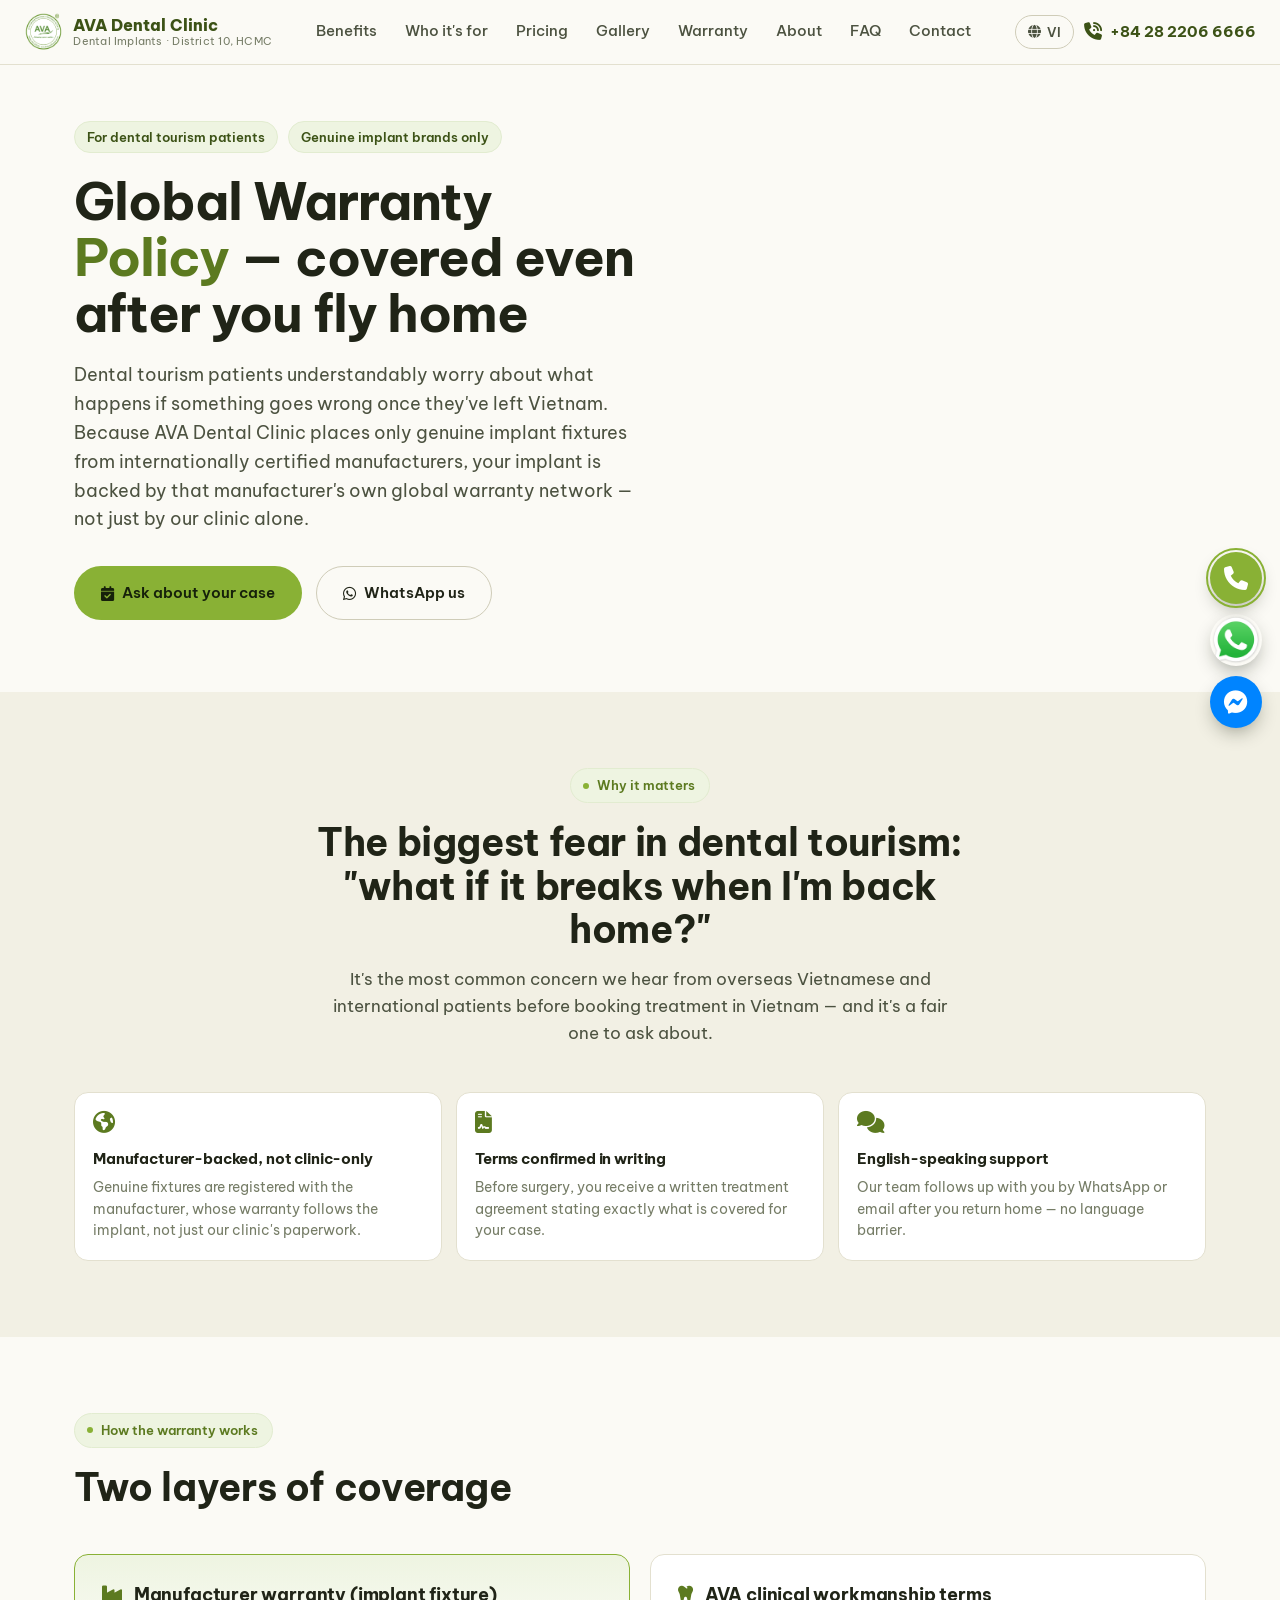
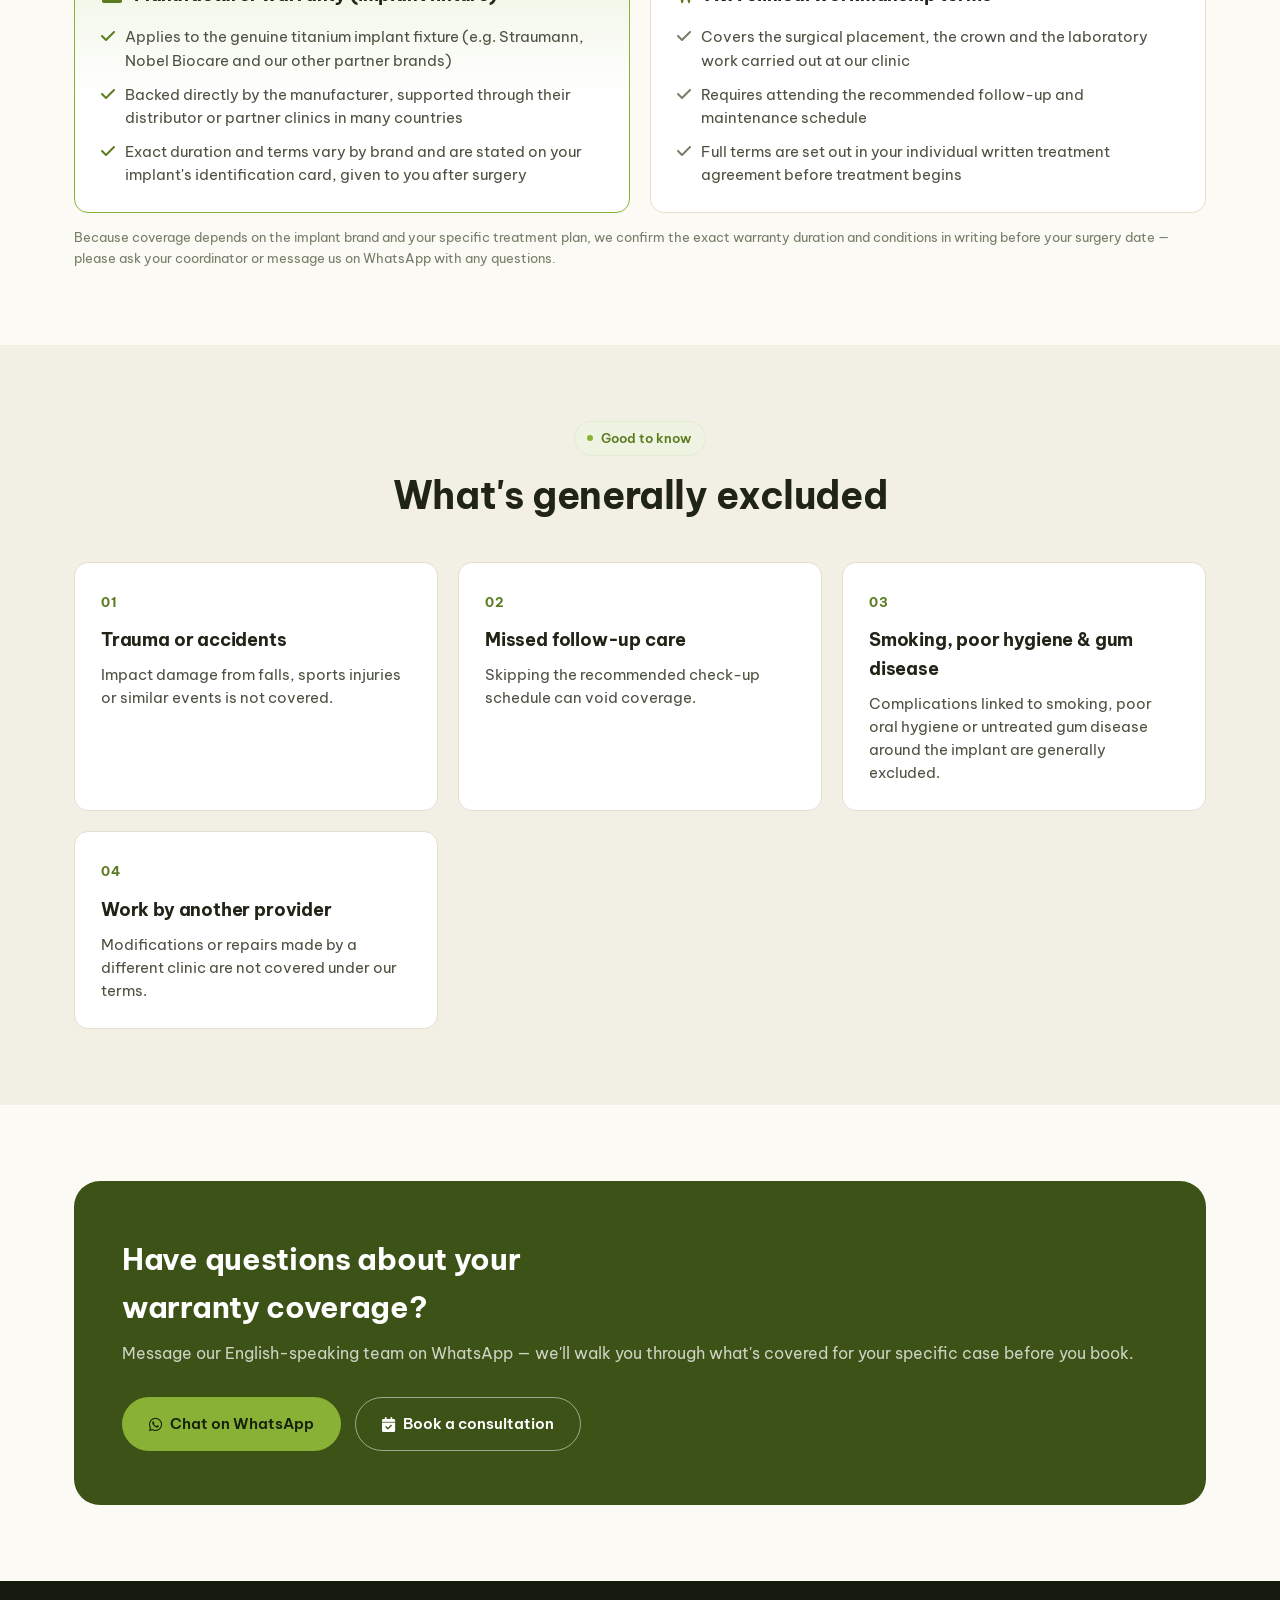
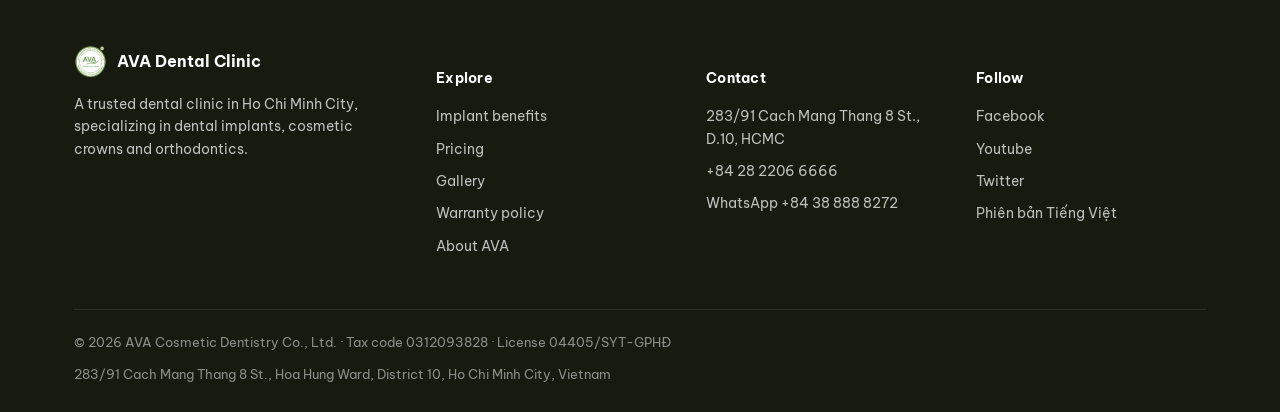
<file: en/warranty-policy/index.html>
<!DOCTYPE html>
<html lang="en">
<head>
<meta charset="UTF-8">
<meta name="viewport" content="width=device-width, initial-scale=1, viewport-fit=cover">
<title>Global Dental Implant Warranty Policy for Overseas Patients – AVA Dental Clinic</title>
<meta name="description" content="How the global manufacturer warranty on Straumann, Nobel Biocare and other genuine implant brands protects overseas Vietnamese and international patients after they fly home from Ho Chi Minh City.">
<meta name="keywords" content="dental implant warranty Vietnam, Straumann global warranty, Nobel Biocare warranty, dental tourism Vietnam warranty, implant warranty overseas patients">
<meta name="robots" content="index, follow">
<meta name="author" content="AVA Dental Clinic">
<link rel="canonical" href="https://caygheprangava.com/en/warranty-policy/">

<!-- Open Graph -->
<meta property="og:type" content="website">
<meta property="og:locale" content="en_US">
<meta property="og:site_name" content="AVA Dental Clinic">
<meta property="og:title" content="Global Dental Implant Warranty Policy – AVA Dental Clinic">
<meta property="og:description" content="Genuine implant fixtures backed by their manufacturer's global warranty network, so overseas patients stay covered after returning home from Vietnam.">
<meta property="og:url" content="https://caygheprangava.com/en/warranty-policy/">
<meta property="og:image" content="https://caygheprangava.com/assets/images/gallery/trong-rang-implant-truoc-sau-ava-14.jpg">
<meta property="og:image:width" content="1000">
<meta property="fb:app_id" content="126507217398954">

<!-- Twitter -->
<meta name="twitter:card" content="summary_large_image">
<meta name="twitter:title" content="Global Dental Implant Warranty Policy – AVA Dental Clinic">
<meta name="twitter:description" content="How genuine implant brands protect overseas dental tourism patients after they return home.">
<meta name="twitter:image" content="https://caygheprangava.com/assets/images/gallery/trong-rang-implant-truoc-sau-ava-14.jpg">
<meta name="twitter:site" content="@NhaKhoaAVAdenta">

<link rel="icon" href="/favicon.ico" sizes="any">
<link rel="apple-touch-icon" href="/assets/images/logo/apple-touch-icon.png">
<link rel="stylesheet" href="/assets/css/style.css?v=20260927">
<link rel="preconnect" href="https://fonts.googleapis.com">
<link rel="preconnect" href="https://fonts.gstatic.com" crossorigin>
<link href="https://fonts.googleapis.com/css2?family=Be+Vietnam+Pro:wght@400;500;600;700;800&display=swap" rel="stylesheet">
<link rel="stylesheet" href="https://cdnjs.cloudflare.com/ajax/libs/font-awesome/6.5.1/css/all.min.css">

<!-- JSON-LD: Breadcrumb -->
<script type="application/ld+json">
{
  "@context": "https://schema.org",
  "@type": "BreadcrumbList",
  "itemListElement": [
    { "@type": "ListItem", "position": 1, "name": "Home", "item": "https://caygheprangava.com/en/" },
    { "@type": "ListItem", "position": 2, "name": "Warranty Policy", "item": "https://caygheprangava.com/en/warranty-policy/" }
  ]
}
</script>

<!-- JSON-LD: FAQPage -->
<script type="application/ld+json">
{
  "@context": "https://schema.org",
  "@type": "FAQPage",
  "mainEntity": [
    { "@type": "Question", "name": "What happens if my implant has a problem after I fly home?", "acceptedAnswer": { "@type": "Answer", "text": "Genuine implant fixtures from international manufacturers such as Straumann and Nobel Biocare are backed by the manufacturer's own global warranty, supported through their partner clinics and distributors in many countries, not only in Vietnam. Contact our team first so we can advise you and coordinate with the manufacturer's local representative in your country where available." } },
    { "@type": "Question", "name": "Does the warranty cover the crown as well as the implant fixture?", "acceptedAnswer": { "@type": "Answer", "text": "Manufacturer warranties typically apply to the titanium implant fixture itself. The porcelain or composite crown, abutment and any laboratory work are covered separately under AVA Dental Clinic's own workmanship terms, which are set out in your written treatment agreement before surgery." } },
    { "@type": "Question", "name": "What is not covered by the warranty?", "acceptedAnswer": { "@type": "Answer", "text": "Warranties generally exclude damage from trauma or accidents, failure to attend recommended follow-up visits, poor oral hygiene, untreated gum disease, smoking-related complications, and implants placed or modified by another provider. Full inclusions and exclusions are confirmed in your treatment agreement." } }
  ]
}
</script>
</head>
<body>

<header class="site-header">
  <div class="header-row">
    <a href="/en/" class="brand">
      <img src="/assets/images/logo/ava-logo.png" alt="AVA Dental Clinic logo - Dental Implants Ho Chi Minh City" width="40" height="41">
      <span class="brand-text"><strong>AVA Dental Clinic</strong><span>Dental Implants · District 10, HCMC</span></span>
    </a>
    <nav class="main-nav" aria-label="Main navigation">
      <a href="/en/#loi-ich">Benefits</a>
      <a href="/en/#doi-tuong">Who it's for</a>
      <a href="/en/#bang-gia">Pricing</a>
      <a href="/en/gallery/">Gallery</a>
      <a href="/en/warranty-policy/">Warranty</a>
      <a href="/en/about/">About</a>
      <a href="/en/#faq">FAQ</a>
      <a href="/en/#lien-he">Contact</a>
    </nav>
    <div class="header-actions">
      <a class="lang-switch" href="/" hreflang="vi"><i class="fa-solid fa-globe"></i> VI</a>
      <a class="header-hotline" href="tel:+842822066666"><i class="fa-solid fa-phone-volume"></i> <span>+84 28 2206 6666</span></a>
      <button class="nav-toggle" aria-label="Open menu" aria-expanded="false"><i class="fa-solid fa-bars"></i></button>
    </div>
  </div>
</header>

<section class="hero">
  <div class="container">
    <div class="hero-copy">
      <div class="hero-eyebrow-row">
        <span class="pill-badge">For dental tourism patients</span>
        <span class="pill-badge">Genuine implant brands only</span>
      </div>
      <h1>Global Warranty <span class="accent">Policy</span> — covered even after you fly home</h1>
      <p class="hero-sub">Dental tourism patients understandably worry about what happens if something goes wrong once they've left Vietnam. Because AVA Dental Clinic places only genuine implant fixtures from internationally certified manufacturers, your implant is backed by that manufacturer's own global warranty network — not just by our clinic alone.</p>
      <div class="hero-cta-row">
        <a href="/en/#dat-lich" class="btn btn-primary"><i class="fa-solid fa-calendar-check"></i> Ask about your case</a>
        <a href="https://wa.me/84388888272" target="_blank" rel="noopener" class="btn btn-outline"><i class="fa-brands fa-whatsapp"></i> WhatsApp us</a>
      </div>
    </div>
  </div>
</section>

<section class="section section-alt">
  <div class="container">
    <div class="section-head center">
      <span class="kicker"><span class="dot"></span>Why it matters</span>
      <h2>The biggest fear in dental tourism: "what if it breaks when I'm back home?"</h2>
      <p>It's the most common concern we hear from overseas Vietnamese and international patients before booking treatment in Vietnam — and it's a fair one to ask about.</p>
    </div>
    <div class="mini-card-grid" style="grid-template-columns:1fr 1fr 1fr">
      <div class="mini-card"><i class="fa-solid fa-earth-americas"></i><h4>Manufacturer-backed, not clinic-only</h4><p>Genuine fixtures are registered with the manufacturer, whose warranty follows the implant, not just our clinic's paperwork.</p></div>
      <div class="mini-card"><i class="fa-solid fa-file-contract"></i><h4>Terms confirmed in writing</h4><p>Before surgery, you receive a written treatment agreement stating exactly what is covered for your case.</p></div>
      <div class="mini-card"><i class="fa-solid fa-comments"></i><h4>English-speaking support</h4><p>Our team follows up with you by WhatsApp or email after you return home — no language barrier.</p></div>
    </div>
  </div>
</section>

<section class="section">
  <div class="container">
    <div class="section-head">
      <span class="kicker"><span class="dot"></span>How the warranty works</span>
      <h2>Two layers of coverage</h2>
    </div>
    <div class="compare-wrap">
      <div class="compare-card highlight">
        <h3><i class="fa-solid fa-industry"></i> Manufacturer warranty (implant fixture)</h3>
        <ul>
          <li><i class="fa-solid fa-check"></i> Applies to the genuine titanium implant fixture (e.g. Straumann, Nobel Biocare and our other partner brands)</li>
          <li><i class="fa-solid fa-check"></i> Backed directly by the manufacturer, supported through their distributor or partner clinics in many countries</li>
          <li><i class="fa-solid fa-check"></i> Exact duration and terms vary by brand and are stated on your implant's identification card, given to you after surgery</li>
        </ul>
      </div>
      <div class="compare-card">
        <h3><i class="fa-solid fa-tooth"></i> AVA clinical workmanship terms</h3>
        <ul>
          <li><i class="fa-solid fa-check"></i> Covers the surgical placement, the crown and the laboratory work carried out at our clinic</li>
          <li><i class="fa-solid fa-check"></i> Requires attending the recommended follow-up and maintenance schedule</li>
          <li><i class="fa-solid fa-check"></i> Full terms are set out in your individual written treatment agreement before treatment begins</li>
        </ul>
      </div>
    </div>
    <p class="price-note">Because coverage depends on the implant brand and your specific treatment plan, we confirm the exact warranty duration and conditions in writing before your surgery date — please ask your coordinator or message us on WhatsApp with any questions.</p>
  </div>
</section>

<section class="section section-alt">
  <div class="container">
    <div class="section-head center">
      <span class="kicker"><span class="dot"></span>Good to know</span>
      <h2>What's generally excluded</h2>
    </div>
    <div class="benefit-grid">
      <div class="benefit-card"><span class="num">01</span><h3>Trauma or accidents</h3><p>Impact damage from falls, sports injuries or similar events is not covered.</p></div>
      <div class="benefit-card"><span class="num">02</span><h3>Missed follow-up care</h3><p>Skipping the recommended check-up schedule can void coverage.</p></div>
      <div class="benefit-card"><span class="num">03</span><h3>Smoking, poor hygiene &amp; gum disease</h3><p>Complications linked to smoking, poor oral hygiene or untreated gum disease around the implant are generally excluded.</p></div>
      <div class="benefit-card"><span class="num">04</span><h3>Work by another provider</h3><p>Modifications or repairs made by a different clinic are not covered under our terms.</p></div>
    </div>
  </div>
</section>

<section class="section">
  <div class="container">
    <div class="cta-banner">
      <div>
        <h2>Have questions about your warranty coverage?</h2>
        <p>Message our English-speaking team on WhatsApp — we'll walk you through what's covered for your specific case before you book.</p>
      </div>
      <div class="cta-actions">
        <a href="https://wa.me/84388888272" target="_blank" rel="noopener" class="btn btn-primary"><i class="fa-brands fa-whatsapp"></i> Chat on WhatsApp</a>
        <a href="/en/#lien-he" class="btn btn-ghost-light"><i class="fa-solid fa-calendar-check"></i> Book a consultation</a>
      </div>
    </div>
  </div>
</section>

<footer class="site-footer">
  <div class="container">
    <div class="footer-grid">
      <div>
        <div class="footer-brand"><img src="/assets/images/logo/ava-logo.png" alt="AVA Dental Clinic logo"><strong>AVA Dental Clinic</strong></div>
        <p>A trusted dental clinic in Ho Chi Minh City, specializing in dental implants, cosmetic crowns and orthodontics.</p>
      </div>
      <div>
        <h5>Explore</h5>
        <ul><li><a href="/en/#loi-ich">Implant benefits</a></li><li><a href="/en/#bang-gia">Pricing</a></li><li><a href="/en/gallery/">Gallery</a></li><li><a href="/en/warranty-policy/">Warranty policy</a></li><li><a href="/en/about/">About AVA</a></li></ul>
      </div>
      <div>
        <h5>Contact</h5>
        <ul>
          <li>283/91 Cach Mang Thang 8 St., D.10, HCMC</li>
          <li><a href="tel:+842822066666">+84 28 2206 6666</a></li>
          <li><a href="https://wa.me/84388888272">WhatsApp +84 38 888 8272</a></li>
        </ul>
      </div>
      <div>
        <h5>Follow</h5>
        <ul>
          <li><a href="https://www.facebook.com/NhaKhoaAVA/" target="_blank" rel="noopener">Facebook</a></li>
          <li><a href="http://www.youtube.com/@NhaKhoaAVA" target="_blank" rel="noopener">Youtube</a></li>
          <li><a href="https://twitter.com/NhaKhoaAVAdenta" target="_blank" rel="noopener">Twitter</a></li>
          <li><a href="/" hreflang="vi">Phiên bản Tiếng Việt</a></li>
        </ul>
      </div>
    </div>
    <div class="footer-bottom">
      <span>© 2026 AVA Cosmetic Dentistry Co., Ltd. · Tax code 0312093828 · License 04405/SYT-GPHĐ</span>
      <span>283/91 Cach Mang Thang 8 St., Hoa Hung Ward, District 10, Ho Chi Minh City, Vietnam</span>
    </div>
  </div>
</footer>

<div class="float-sidebar" aria-label="Quick contact">
  <a href="tel:+842822066666" class="fs-hotline" aria-label="Call hotline"><span class="fs-ping"></span><i class="fa-solid fa-phone"></i><span class="fs-label">Call us</span></a>
  <a href="https://wa.me/84388888272" target="_blank" rel="noopener" class="fs-whatsapp" aria-label="Chat on WhatsApp"><img src="/assets/images/logo/whatsapp-icon-128.png" alt="WhatsApp"><span class="fs-label">WhatsApp</span></a>
  <a href="https://m.me/NhaKhoaAVA" target="_blank" rel="noopener" class="fs-messenger" aria-label="Chat on Messenger"><i class="fa-brands fa-facebook-messenger" style="font-family:'Font Awesome 6 Brands'"></i><span class="fs-label">Messenger</span></a>
  <button class="fs-top" aria-label="Back to top"><i class="fa-solid fa-arrow-up"></i></button>
</div>

<script src="/assets/js/main.js?v=20260927"></script>
</body>
</html>
</file>
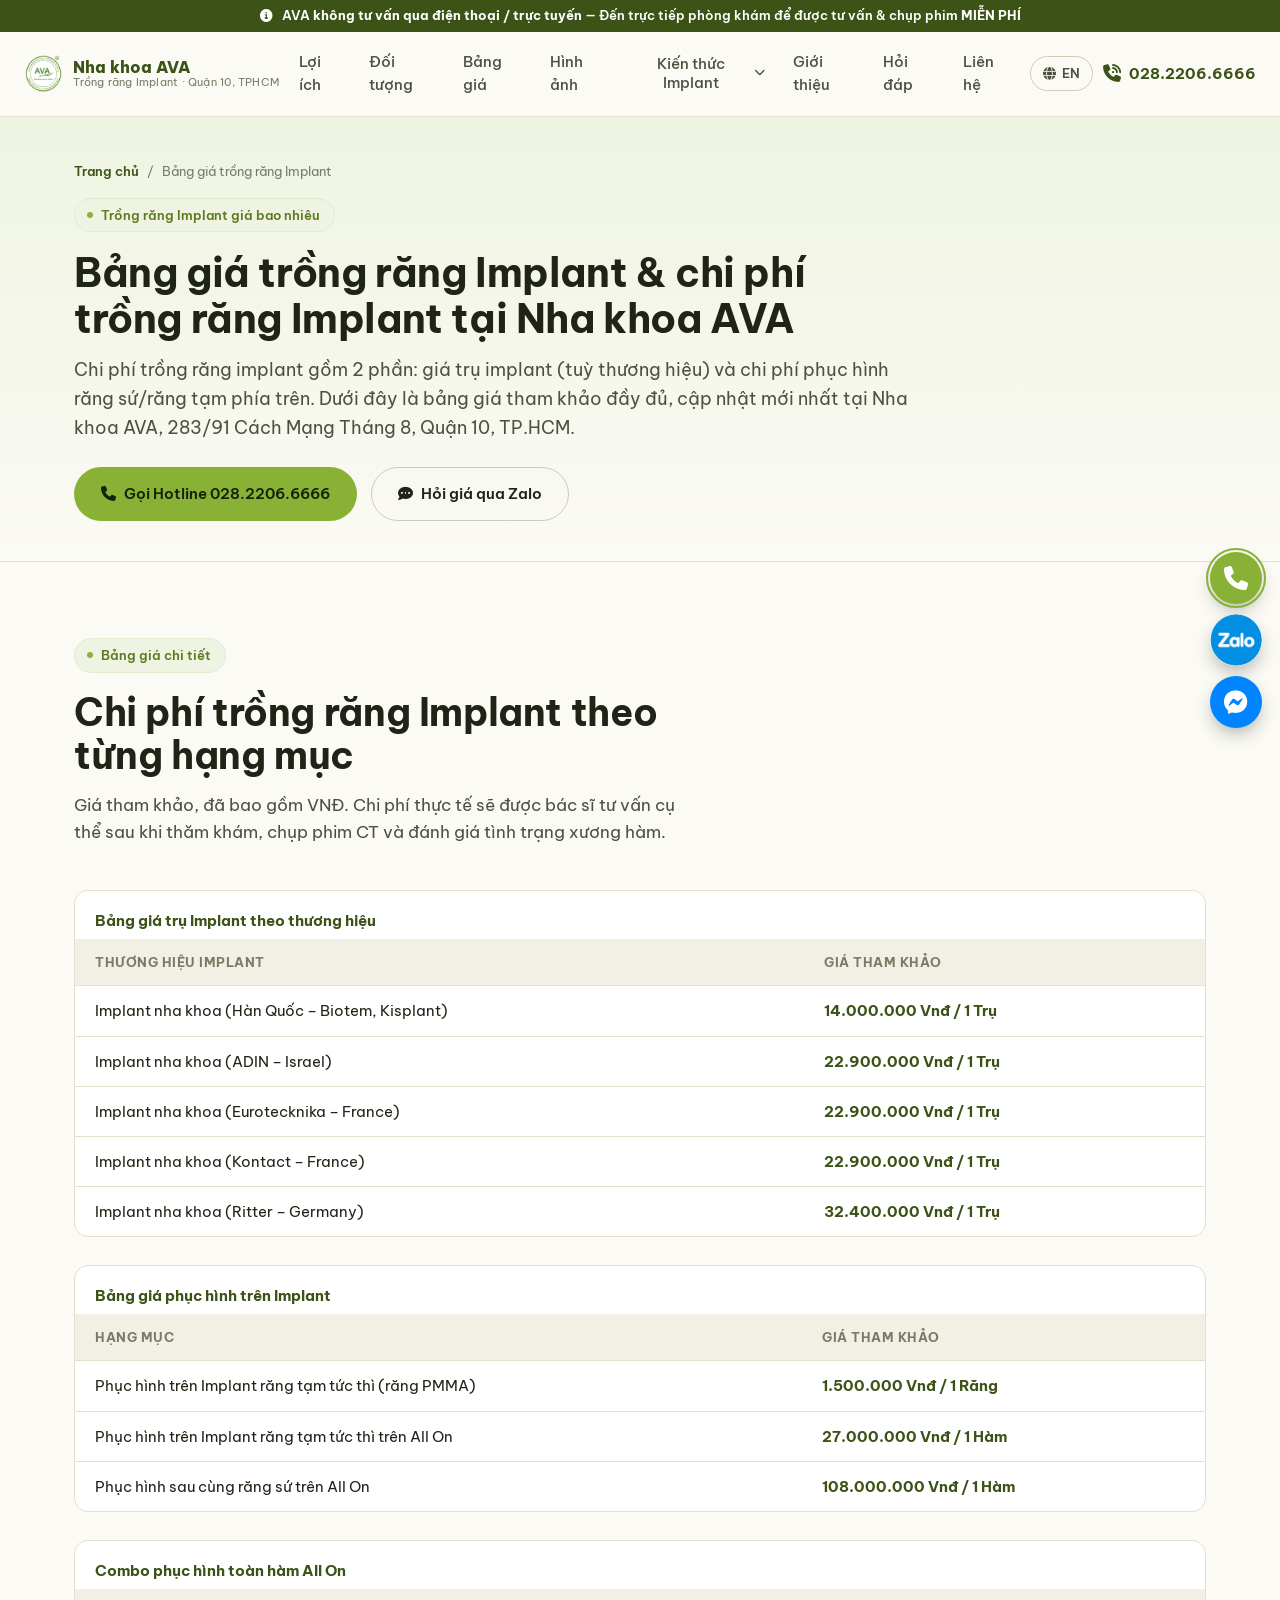
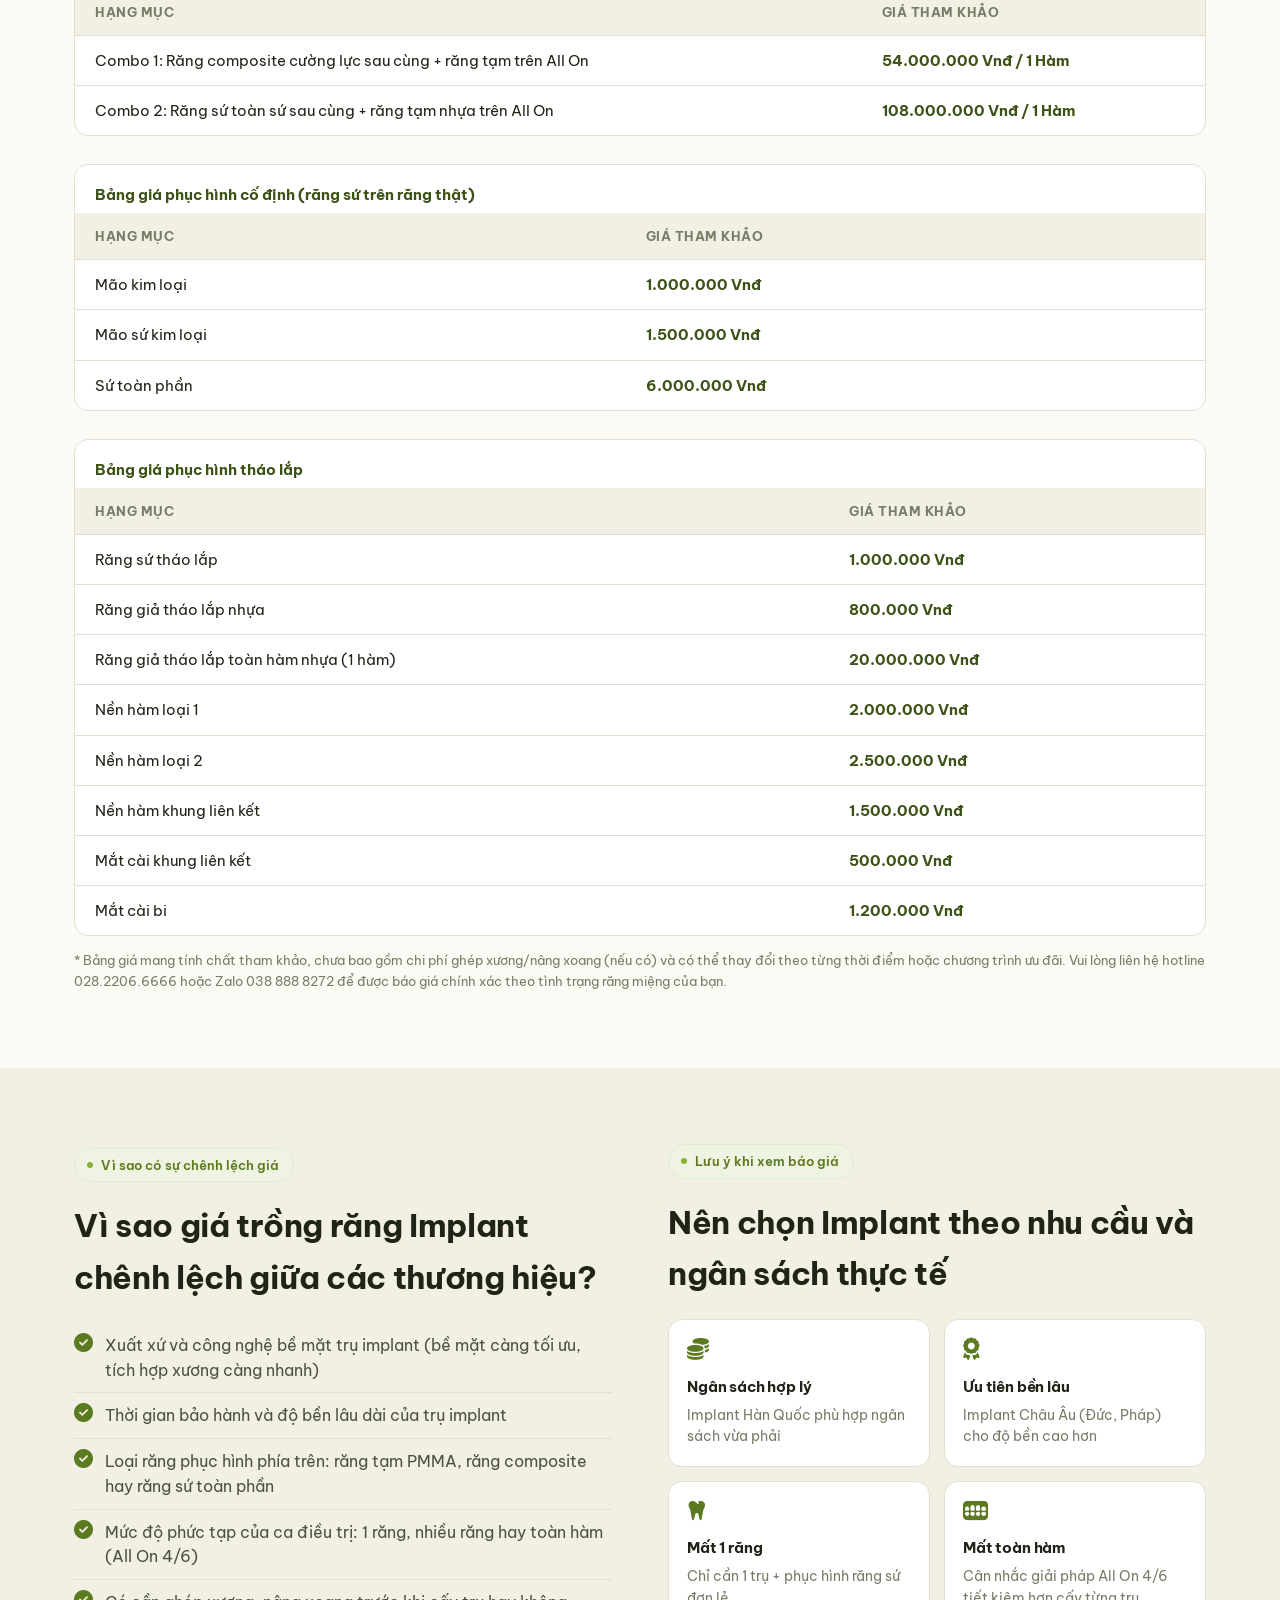
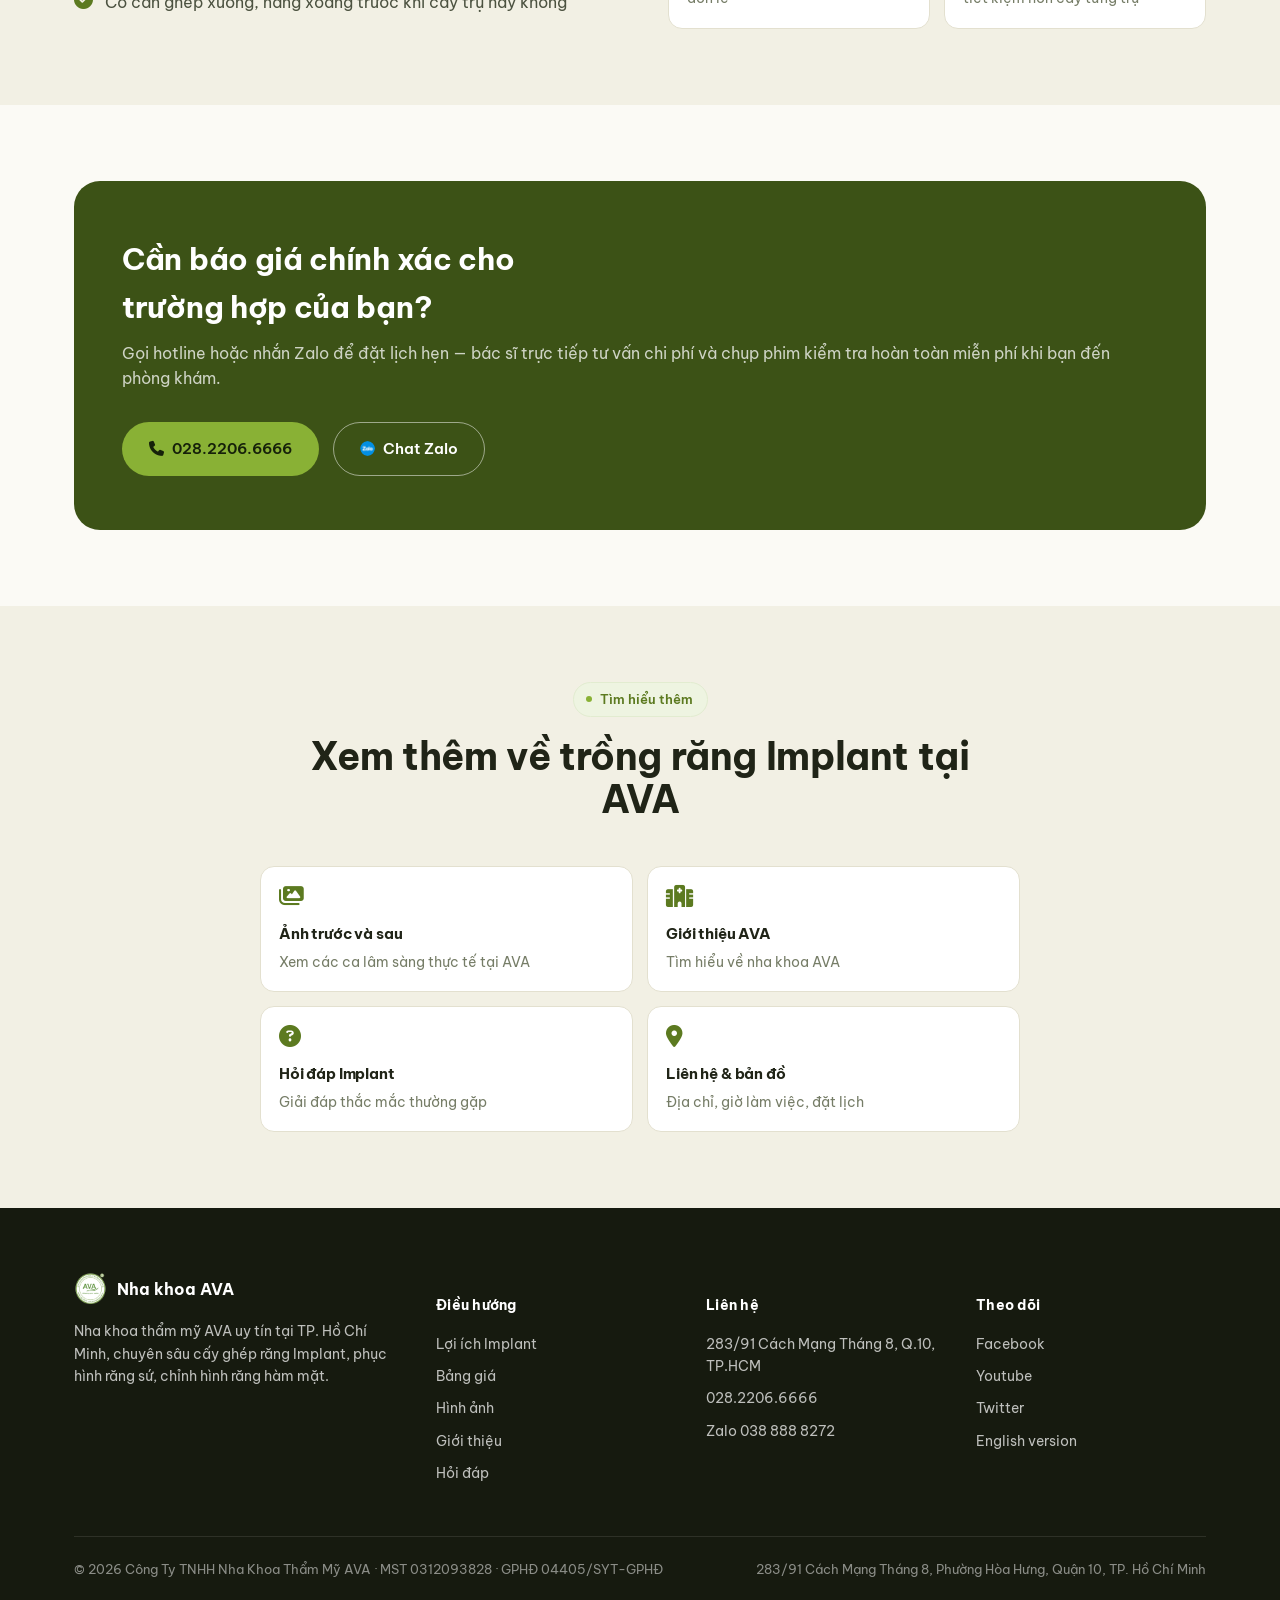
<file: bang-gia-trong-rang-implant.html>
<!DOCTYPE html>
<html lang="vi">
<head>
<meta charset="UTF-8">
<meta name="viewport" content="width=device-width, initial-scale=1, viewport-fit=cover">
<title>Trồng Răng Implant Giá Bao Nhiêu? Bảng Giá Chi Phí Trồng Răng Implant 2026 – Nha Khoa AVA</title>
<meta name="description" content="Trồng răng implant giá bao nhiêu? Xem bảng giá chi phí trồng răng implant mới nhất tại Nha khoa AVA Quận 10 TPHCM: giá trụ implant theo thương hiệu (Hàn Quốc, Israel, Đức, Pháp), giá phục hình răng sứ, All On 4/6 và răng tháo lắp.">
<meta name="keywords" content="trồng răng implant giá bao nhiêu, chi phí trồng răng implant, bảng giá trồng răng implant, giá implant tphcm, giá trụ implant, bảng giá implant quận 10">
<meta name="robots" content="index, follow">
<meta name="author" content="Nha khoa AVA">
<link rel="canonical" href="https://caygheprangava.com/bang-gia-trong-rang-implant/">

<!-- Open Graph -->
<meta property="og:type" content="website">
<meta property="og:locale" content="vi_VN">
<meta property="og:site_name" content="Nha khoa AVA">
<meta property="og:title" content="Trồng Răng Implant Giá Bao Nhiêu? Bảng Giá Chi Phí Trồng Răng Implant – Nha Khoa AVA">
<meta property="og:description" content="Bảng giá chi phí trồng răng implant chi tiết tại Nha khoa AVA Quận 10, TPHCM: giá trụ implant theo thương hiệu, giá phục hình răng sứ, All On 4/6, răng tháo lắp.">
<meta property="og:url" content="https://caygheprangava.com/bang-gia-trong-rang-implant/">
<meta property="og:image" content="https://caygheprangava.com/assets/images/gallery/trong-rang-implant-truoc-sau-ava-14.jpg">
<meta property="og:image:width" content="1000">
<meta property="fb:app_id" content="126507217398954">

<!-- Twitter -->
<meta name="twitter:card" content="summary_large_image">
<meta name="twitter:title" content="Trồng Răng Implant Giá Bao Nhiêu? Bảng Giá Chi Phí – Nha Khoa AVA">
<meta name="twitter:description" content="Bảng giá chi tiết trồng răng implant tại Quận 10, TPHCM: giá trụ implant theo thương hiệu, giá phục hình răng sứ, All On, răng tháo lắp.">
<meta name="twitter:image" content="https://caygheprangava.com/assets/images/gallery/trong-rang-implant-truoc-sau-ava-14.jpg">
<meta name="twitter:site" content="@NhaKhoaAVAdenta">

<link rel="icon" href="/favicon.ico" sizes="any">
<link rel="apple-touch-icon" href="/assets/images/logo/apple-touch-icon.png">
<link rel="stylesheet" href="/assets/css/style.css?v=20260927">
<link rel="preconnect" href="https://fonts.googleapis.com">
<link rel="preconnect" href="https://fonts.gstatic.com" crossorigin>
<link href="https://fonts.googleapis.com/css2?family=Be+Vietnam+Pro:wght@400;500;600;700;800&display=swap" rel="stylesheet">
<link rel="stylesheet" href="https://cdnjs.cloudflare.com/ajax/libs/font-awesome/6.5.1/css/all.min.css">

<!-- JSON-LD: Breadcrumb -->
<script type="application/ld+json">
{
  "@context": "https://schema.org",
  "@type": "BreadcrumbList",
  "itemListElement": [
    { "@type": "ListItem", "position": 1, "name": "Trang chủ", "item": "https://caygheprangava.com/" },
    { "@type": "ListItem", "position": 2, "name": "Bảng giá trồng răng Implant", "item": "https://caygheprangava.com/bang-gia-trong-rang-implant/" }
  ]
}
</script>

<!-- JSON-LD: FAQPage -->
<script type="application/ld+json">
{
  "@context": "https://schema.org",
  "@type": "FAQPage",
  "mainEntity": [
    {
      "@type": "Question",
      "name": "Trồng răng implant giá bao nhiêu?",
      "acceptedAnswer": { "@type": "Answer", "text": "Chi phí trồng răng implant tại AVA cho 1 trụ dao động từ 14.000.000đ đến 32.400.000đ/trụ tuỳ thương hiệu (Hàn Quốc, Israel, Đức, Pháp), chưa gồm phần phục hình răng sứ phía trên. Với trường hợp mất răng toàn hàm All On, chi phí phục hình sau cùng răng sứ trọn gói từ 108.000.000đ/hàm. Bác sĩ sẽ tư vấn chi phí chính xác sau khi thăm khám và chụp phim CT." }
    },
    {
      "@type": "Question",
      "name": "Chi phí trồng răng implant gồm những khoản nào?",
      "acceptedAnswer": { "@type": "Answer", "text": "Chi phí trồng răng implant gồm 2 phần chính: (1) giá trụ implant tuỳ thương hiệu và (2) chi phí phục hình răng sứ hoặc răng tạm phía trên trụ. Ngoài ra có thể phát sinh thêm chi phí ghép xương, nâng xoang nếu xương hàm không đủ thể tích." }
    },
    {
      "@type": "Question",
      "name": "Vì sao giá các thương hiệu implant khác nhau?",
      "acceptedAnswer": { "@type": "Answer", "text": "Giá trụ implant phụ thuộc vào xuất xứ, công nghệ bề mặt trụ, tỷ lệ tích hợp xương và thời gian bảo hành của từng thương hiệu. Implant Hàn Quốc có mức giá dễ tiếp cận hơn, trong khi các dòng Châu Âu như Ritter (Đức) có mức giá cao hơn nhờ công nghệ và độ bền lâu dài." }
    }
  ]
}
</script>
</head>
<body>

<!-- ================= HEADER ================= -->
<header class="site-header">
  <div class="policy-strip"><i class="fa-solid fa-circle-info"></i> AVA <strong>không tư vấn qua điện thoại / trực tuyến</strong> — Đến trực tiếp phòng khám để được tư vấn &amp; chụp phim <strong>MIỄN PHÍ</strong></div>
  <div class="header-row">
    <a href="/" class="brand">
      <img src="/assets/images/logo/ava-logo.png" alt="Logo Nha khoa AVA - Trồng răng Implant Quận 10 TPHCM" width="40" height="41">
      <span class="brand-text"><strong>Nha khoa AVA</strong><span>Trồng răng Implant · Quận 10, TPHCM</span></span>
    </a>
    <nav class="main-nav" aria-label="Điều hướng chính">
      <a href="/#loi-ich">Lợi ích</a>
      <a href="/#doi-tuong">Đối tượng</a>
      <a href="/bang-gia-trong-rang-implant/">Bảng giá</a>
      <a href="/hinh-anh-truoc-sau-trong-rang-implant/">Hình ảnh</a>
      <div class="nav-item has-dropdown">
        <button class="nav-dd-toggle" type="button" aria-expanded="false" aria-haspopup="true">Kiến thức Implant <i class="fa-solid fa-chevron-down"></i></button>
        <div class="nav-dropdown">
          <div class="nav-dropdown-inner">
          <a class="nav-article-card" href="/nang-xoang-ghep-xuong-nong-xuong-trong-cay-ghep-implant/">
            <picture><source srcset="/assets/images/kien-thuc/thumb-01-nang-xoang-ghep-xuong.webp" type="image/webp"><img src="/assets/images/kien-thuc/thumb-01-nang-xoang-ghep-xuong.jpg" alt="Nâng xoang, Ghép xương, Nong xương là gì?" loading="lazy" width="240" height="132"></picture>
            <span><span class="nac-title">Nâng xoang, Ghép xương, Nong xương là gì?</span><span class="nac-desc">Khi nào cần ghép xương, nâng xoang trước khi trồng Implant, có đau không, bảng giá tham khảo.</span></span>
          </a>
          <a class="nav-article-card" href="/trong-rang-implant-toan-ham-all-on-4-va-all-on-6/">
            <picture><source srcset="/assets/images/kien-thuc/thumb-02-all-on-4-6.webp" type="image/webp"><img src="/assets/images/kien-thuc/thumb-02-all-on-4-6.jpg" alt="Trồng Implant toàn hàm All-on-4, All-on-6" loading="lazy" width="240" height="132"></picture>
            <span><span class="nac-title">Trồng Implant toàn hàm All-on-4, All-on-6</span><span class="nac-desc">So sánh kỹ thuật All-on-4, All-on-6, ưu điểm so với hàm tháo lắp và chi phí phục hình.</span></span>
          </a>
          <a class="nav-article-card" href="/so-sanh-cac-dong-tru-implant-han-quoc-israel-phap-duc/">
            <picture><source srcset="/assets/images/kien-thuc/thumb-03-so-sanh-tru-implant.webp" type="image/webp"><img src="/assets/images/kien-thuc/thumb-03-so-sanh-tru-implant.jpg" alt="So sánh các dòng trụ Implant" loading="lazy" width="240" height="132"></picture>
            <span><span class="nac-title">So sánh các dòng trụ Implant</span><span class="nac-desc">Hàn Quốc, Israel, Pháp, Đức: đặc điểm kỹ thuật và giá tham khảo từng dòng trụ.</span></span>
          </a>
          </div>
        </div>
      </div>
      <a href="/gioi-thieu/">Giới thiệu</a>
      <a href="/#faq">Hỏi đáp</a>
      <a href="/#lien-he">Liên hệ</a>
    </nav>
    <div class="header-actions">
      <a class="lang-switch" href="/en/" hreflang="en"><i class="fa-solid fa-globe"></i> EN</a>
      <a class="header-hotline" href="tel:02822066666"><i class="fa-solid fa-phone-volume"></i> <span>028.2206.6666</span></a>
      <button class="nav-toggle" aria-label="Mở menu" aria-expanded="false"><i class="fa-solid fa-bars"></i></button>
    </div>
  </div>
</header>

<!-- ================= PAGE HERO ================= -->
<section class="page-hero">
  <div class="container">
    <div class="breadcrumb"><a href="/">Trang chủ</a><span>/</span><span>Bảng giá trồng răng Implant</span></div>
    <span class="kicker"><span class="dot"></span>Trồng răng Implant giá bao nhiêu</span>
    <h1>Bảng giá trồng răng Implant &amp; chi phí trồng răng Implant tại Nha khoa AVA</h1>
    <p class="hero-sub">Chi phí trồng răng implant gồm 2 phần: giá trụ implant (tuỳ thương hiệu) và chi phí phục hình răng sứ/răng tạm phía trên. Dưới đây là bảng giá tham khảo đầy đủ, cập nhật mới nhất tại Nha khoa AVA, 283/91 Cách Mạng Tháng 8, Quận 10, TP.HCM.</p>
    <div class="hero-cta-row" style="margin-top:24px">
      <a href="tel:02822066666" class="btn btn-primary"><i class="fa-solid fa-phone"></i> Gọi Hotline 028.2206.6666</a>
      <a href="https://zalo.me/0388888272" target="_blank" rel="noopener" class="btn btn-outline"><i class="fa-solid fa-comment-dots"></i> Hỏi giá qua Zalo</a>
    </div>
  </div>
</section>

<!-- ================= BẢNG GIÁ CHI TIẾT ================= -->
<section class="section">
  <div class="container">
    <div class="section-head">
      <span class="kicker"><span class="dot"></span>Bảng giá chi tiết</span>
      <h2>Chi phí trồng răng Implant theo từng hạng mục</h2>
      <p>Giá tham khảo, đã bao gồm VNĐ. Chi phí thực tế sẽ được bác sĩ tư vấn cụ thể sau khi thăm khám, chụp phim CT và đánh giá tình trạng xương hàm.</p>
    </div>

    <div class="price-tables-grid">

      <div class="price-table-wrap">
        <table class="price-table">
          <caption>Bảng giá trụ Implant theo thương hiệu</caption>
          <thead><tr><th>Thương hiệu Implant</th><th>Giá tham khảo</th></tr></thead>
          <tbody>
            <tr><td>Implant nha khoa (Hàn Quốc – Biotem, Kisplant)</td><td class="price">14.000.000 Vnđ / 1 Trụ</td></tr>
            <tr><td>Implant nha khoa (ADIN – Israel)</td><td class="price">22.900.000 Vnđ / 1 Trụ</td></tr>
            <tr><td>Implant nha khoa (Eurotecknika – France)</td><td class="price">22.900.000 Vnđ / 1 Trụ</td></tr>
            <tr><td>Implant nha khoa (Kontact – France)</td><td class="price">22.900.000 Vnđ / 1 Trụ</td></tr>
            <tr><td>Implant nha khoa (Ritter – Germany)</td><td class="price">32.400.000 Vnđ / 1 Trụ</td></tr>
          </tbody>
        </table>
      </div>

      <div class="price-table-wrap">
        <table class="price-table">
          <caption>Bảng giá phục hình trên Implant</caption>
          <thead><tr><th>Hạng mục</th><th>Giá tham khảo</th></tr></thead>
          <tbody>
            <tr><td>Phục hình trên Implant răng tạm tức thì (răng PMMA)</td><td class="price">1.500.000 Vnđ / 1 Răng</td></tr>
            <tr><td>Phục hình trên Implant răng tạm tức thì trên All On</td><td class="price">27.000.000 Vnđ / 1 Hàm</td></tr>
            <tr><td>Phục hình sau cùng răng sứ trên All On</td><td class="price">108.000.000 Vnđ / 1 Hàm</td></tr>
          </tbody>
        </table>
      </div>

      <div class="price-table-wrap">
        <table class="price-table">
          <caption>Combo phục hình toàn hàm All On</caption>
          <thead><tr><th>Hạng mục</th><th>Giá tham khảo</th></tr></thead>
          <tbody>
            <tr><td>Combo 1: Răng composite cường lực sau cùng + răng tạm trên All On</td><td class="price">54.000.000 Vnđ / 1 Hàm</td></tr>
            <tr><td>Combo 2: Răng sứ toàn sứ sau cùng + răng tạm nhựa trên All On</td><td class="price">108.000.000 Vnđ / 1 Hàm</td></tr>
          </tbody>
        </table>
      </div>

      <div class="price-table-wrap">
        <table class="price-table">
          <caption>Bảng giá phục hình cố định (răng sứ trên răng thật)</caption>
          <thead><tr><th>Hạng mục</th><th>Giá tham khảo</th></tr></thead>
          <tbody>
            <tr><td>Mão kim loại</td><td class="price">1.000.000 Vnđ</td></tr>
            <tr><td>Mão sứ kim loại</td><td class="price">1.500.000 Vnđ</td></tr>
            <tr><td>Sứ toàn phần</td><td class="price">6.000.000 Vnđ</td></tr>
          </tbody>
        </table>
      </div>

      <div class="price-table-wrap">
        <table class="price-table">
          <caption>Bảng giá phục hình tháo lắp</caption>
          <thead><tr><th>Hạng mục</th><th>Giá tham khảo</th></tr></thead>
          <tbody>
            <tr><td>Răng sứ tháo lắp</td><td class="price">1.000.000 Vnđ</td></tr>
            <tr><td>Răng giả tháo lắp nhựa</td><td class="price">800.000 Vnđ</td></tr>
            <tr><td>Răng giả tháo lắp toàn hàm nhựa (1 hàm)</td><td class="price">20.000.000 Vnđ</td></tr>
            <tr><td>Nền hàm loại 1</td><td class="price">2.000.000 Vnđ</td></tr>
            <tr><td>Nền hàm loại 2</td><td class="price">2.500.000 Vnđ</td></tr>
            <tr><td>Nền hàm khung liên kết</td><td class="price">1.500.000 Vnđ</td></tr>
            <tr><td>Mắt cài khung liên kết</td><td class="price">500.000 Vnđ</td></tr>
            <tr><td>Mắt cài bi</td><td class="price">1.200.000 Vnđ</td></tr>
          </tbody>
        </table>
      </div>

    </div>
    <p class="price-note">* Bảng giá mang tính chất tham khảo, chưa bao gồm chi phí ghép xương/nâng xoang (nếu có) và có thể thay đổi theo từng thời điểm hoặc chương trình ưu đãi. Vui lòng liên hệ hotline 028.2206.6666 hoặc Zalo 038 888 8272 để được báo giá chính xác theo tình trạng răng miệng của bạn.</p>
  </div>
</section>

<!-- ================= VÌ SAO GIÁ KHÁC NHAU ================= -->
<section class="section section-alt">
  <div class="container split">
    <div>
      <span class="kicker"><span class="dot"></span>Vì sao có sự chênh lệch giá</span>
      <h2 style="font-size:clamp(24px,3vw,32px)">Vì sao giá trồng răng Implant chênh lệch giữa các thương hiệu?</h2>
      <ul class="check-list" style="margin-top:20px">
        <li><i class="fa-solid fa-circle-check"></i> Xuất xứ và công nghệ bề mặt trụ implant (bề mặt càng tối ưu, tích hợp xương càng nhanh)</li>
        <li><i class="fa-solid fa-circle-check"></i> Thời gian bảo hành và độ bền lâu dài của trụ implant</li>
        <li><i class="fa-solid fa-circle-check"></i> Loại răng phục hình phía trên: răng tạm PMMA, răng composite hay răng sứ toàn phần</li>
        <li><i class="fa-solid fa-circle-check"></i> Mức độ phức tạp của ca điều trị: 1 răng, nhiều răng hay toàn hàm (All On 4/6)</li>
        <li><i class="fa-solid fa-circle-check"></i> Có cần ghép xương, nâng xoang trước khi cấy trụ hay không</li>
      </ul>
    </div>
    <div>
      <span class="kicker"><span class="dot"></span>Lưu ý khi xem báo giá</span>
      <h2 style="font-size:clamp(24px,3vw,32px)">Nên chọn Implant theo nhu cầu và ngân sách thực tế</h2>
      <div class="mini-card-grid" style="margin-top:20px">
        <div class="mini-card"><i class="fa-solid fa-coins"></i><h4>Ngân sách hợp lý</h4><p>Implant Hàn Quốc phù hợp ngân sách vừa phải</p></div>
        <div class="mini-card"><i class="fa-solid fa-award"></i><h4>Ưu tiên bền lâu</h4><p>Implant Châu Âu (Đức, Pháp) cho độ bền cao hơn</p></div>
        <div class="mini-card"><i class="fa-solid fa-tooth"></i><h4>Mất 1 răng</h4><p>Chỉ cần 1 trụ + phục hình răng sứ đơn lẻ</p></div>
        <div class="mini-card"><i class="fa-solid fa-teeth"></i><h4>Mất toàn hàm</h4><p>Cân nhắc giải pháp All On 4/6 tiết kiệm hơn cấy từng trụ</p></div>
      </div>
    </div>
  </div>
</section>

<!-- ================= CTA BANNER (KHÔNG CÓ FORM) ================= -->
<section class="section">
  <div class="container">
    <div class="cta-banner">
      <div>
        <h2>Cần báo giá chính xác cho trường hợp của bạn?</h2>
        <p>Gọi hotline hoặc nhắn Zalo để đặt lịch hẹn — bác sĩ trực tiếp tư vấn chi phí và chụp phim kiểm tra hoàn toàn miễn phí khi bạn đến phòng khám.</p>
      </div>
      <div class="cta-actions">
        <a href="tel:02822066666" class="btn btn-primary"><i class="fa-solid fa-phone"></i> 028.2206.6666</a>
        <a href="https://zalo.me/0388888272" target="_blank" rel="noopener" class="btn btn-ghost-light"><img src="/assets/images/logo/zalo-icon-64.png" alt="Zalo" class="ico-zalo"> Chat Zalo</a>
      </div>
    </div>
  </div>
</section>

<!-- ================= LIÊN KẾT NỘI BỘ ================= -->
<section class="section section-alt">
  <div class="container">
    <div class="section-head center">
      <span class="kicker"><span class="dot"></span>Tìm hiểu thêm</span>
      <h2>Xem thêm về trồng răng Implant tại AVA</h2>
    </div>
    <div class="mini-card-grid" style="max-width:760px;margin:0 auto">
      <a class="mini-card" href="/hinh-anh-truoc-sau-trong-rang-implant/" style="display:block"><i class="fa-solid fa-images"></i><h4>Ảnh trước và sau</h4><p>Xem các ca lâm sàng thực tế tại AVA</p></a>
      <a class="mini-card" href="/gioi-thieu/" style="display:block"><i class="fa-solid fa-hospital"></i><h4>Giới thiệu AVA</h4><p>Tìm hiểu về nha khoa AVA</p></a>
      <a class="mini-card" href="/#faq" style="display:block"><i class="fa-solid fa-circle-question"></i><h4>Hỏi đáp Implant</h4><p>Giải đáp thắc mắc thường gặp</p></a>
      <a class="mini-card" href="/#lien-he" style="display:block"><i class="fa-solid fa-location-dot"></i><h4>Liên hệ &amp; bản đồ</h4><p>Địa chỉ, giờ làm việc, đặt lịch</p></a>
    </div>
  </div>
</section>

<!-- ================= FOOTER ================= -->
<footer class="site-footer">
  <div class="container">
    <div class="footer-grid">
      <div>
        <div class="footer-brand"><img src="/assets/images/logo/ava-logo.png" alt="Logo Nha khoa AVA"><strong>Nha khoa AVA</strong></div>
        <p>Nha khoa thẩm mỹ AVA uy tín tại TP. Hồ Chí Minh, chuyên sâu cấy ghép răng Implant, phục hình răng sứ, chỉnh hình răng hàm mặt.</p>
      </div>
      <div>
        <h5>Điều hướng</h5>
        <ul><li><a href="/#loi-ich">Lợi ích Implant</a></li><li><a href="/bang-gia-trong-rang-implant/">Bảng giá</a></li><li><a href="/hinh-anh-truoc-sau-trong-rang-implant/">Hình ảnh</a></li><li><a href="/gioi-thieu/">Giới thiệu</a></li><li><a href="/#faq">Hỏi đáp</a></li></ul>
      </div>
      <div>
        <h5>Liên hệ</h5>
        <ul>
          <li>283/91 Cách Mạng Tháng 8, Q.10, TP.HCM</li>
          <li><a href="tel:02822066666">028.2206.6666</a></li>
          <li><a href="https://zalo.me/0388888272">Zalo 038 888 8272</a></li>
        </ul>
      </div>
      <div>
        <h5>Theo dõi</h5>
        <ul>
          <li><a href="https://www.facebook.com/NhaKhoaAVA/" target="_blank" rel="noopener">Facebook</a></li>
          <li><a href="http://www.youtube.com/@NhaKhoaAVA" target="_blank" rel="noopener">Youtube</a></li>
          <li><a href="https://twitter.com/NhaKhoaAVAdenta" target="_blank" rel="noopener">Twitter</a></li>
          <li><a href="/en/" hreflang="en">English version</a></li>
        </ul>
      </div>
    </div>
    <div class="footer-bottom">
      <span>© 2026 Công Ty TNHH Nha Khoa Thẩm Mỹ AVA · MST 0312093828 · GPHĐ 04405/SYT-GPHĐ</span>
      <span>283/91 Cách Mạng Tháng 8, Phường Hòa Hưng, Quận 10, TP. Hồ Chí Minh</span>
    </div>
  </div>
</footer>

<!-- ================= FLOATING SIDEBAR ================= -->
<div class="float-sidebar" aria-label="Liên hệ nhanh">
  <a href="tel:02822066666" class="fs-hotline" aria-label="Gọi hotline"><span class="fs-ping"></span><i class="fa-solid fa-phone"></i><span class="fs-label">Gọi Hotline</span></a>
  <a href="https://zalo.me/0388888272" target="_blank" rel="noopener" class="fs-zalo" aria-label="Chat Zalo"><img src="/assets/images/logo/zalo-icon-128.png" alt="Zalo"><span class="fs-label">Chat Zalo</span></a>
  <a href="https://m.me/NhaKhoaAVA" target="_blank" rel="noopener" class="fs-messenger" aria-label="Chat Facebook Messenger"><i class="fa-brands fa-facebook-messenger" style="font-family:'Font Awesome 6 Brands'"></i><span class="fs-label">Chat Facebook</span></a>
  <button class="fs-top" aria-label="Lên đầu trang"><i class="fa-solid fa-arrow-up"></i></button>
</div>

<script src="/assets/js/main.js?v=20260927"></script>
</body>
</html>
</file>
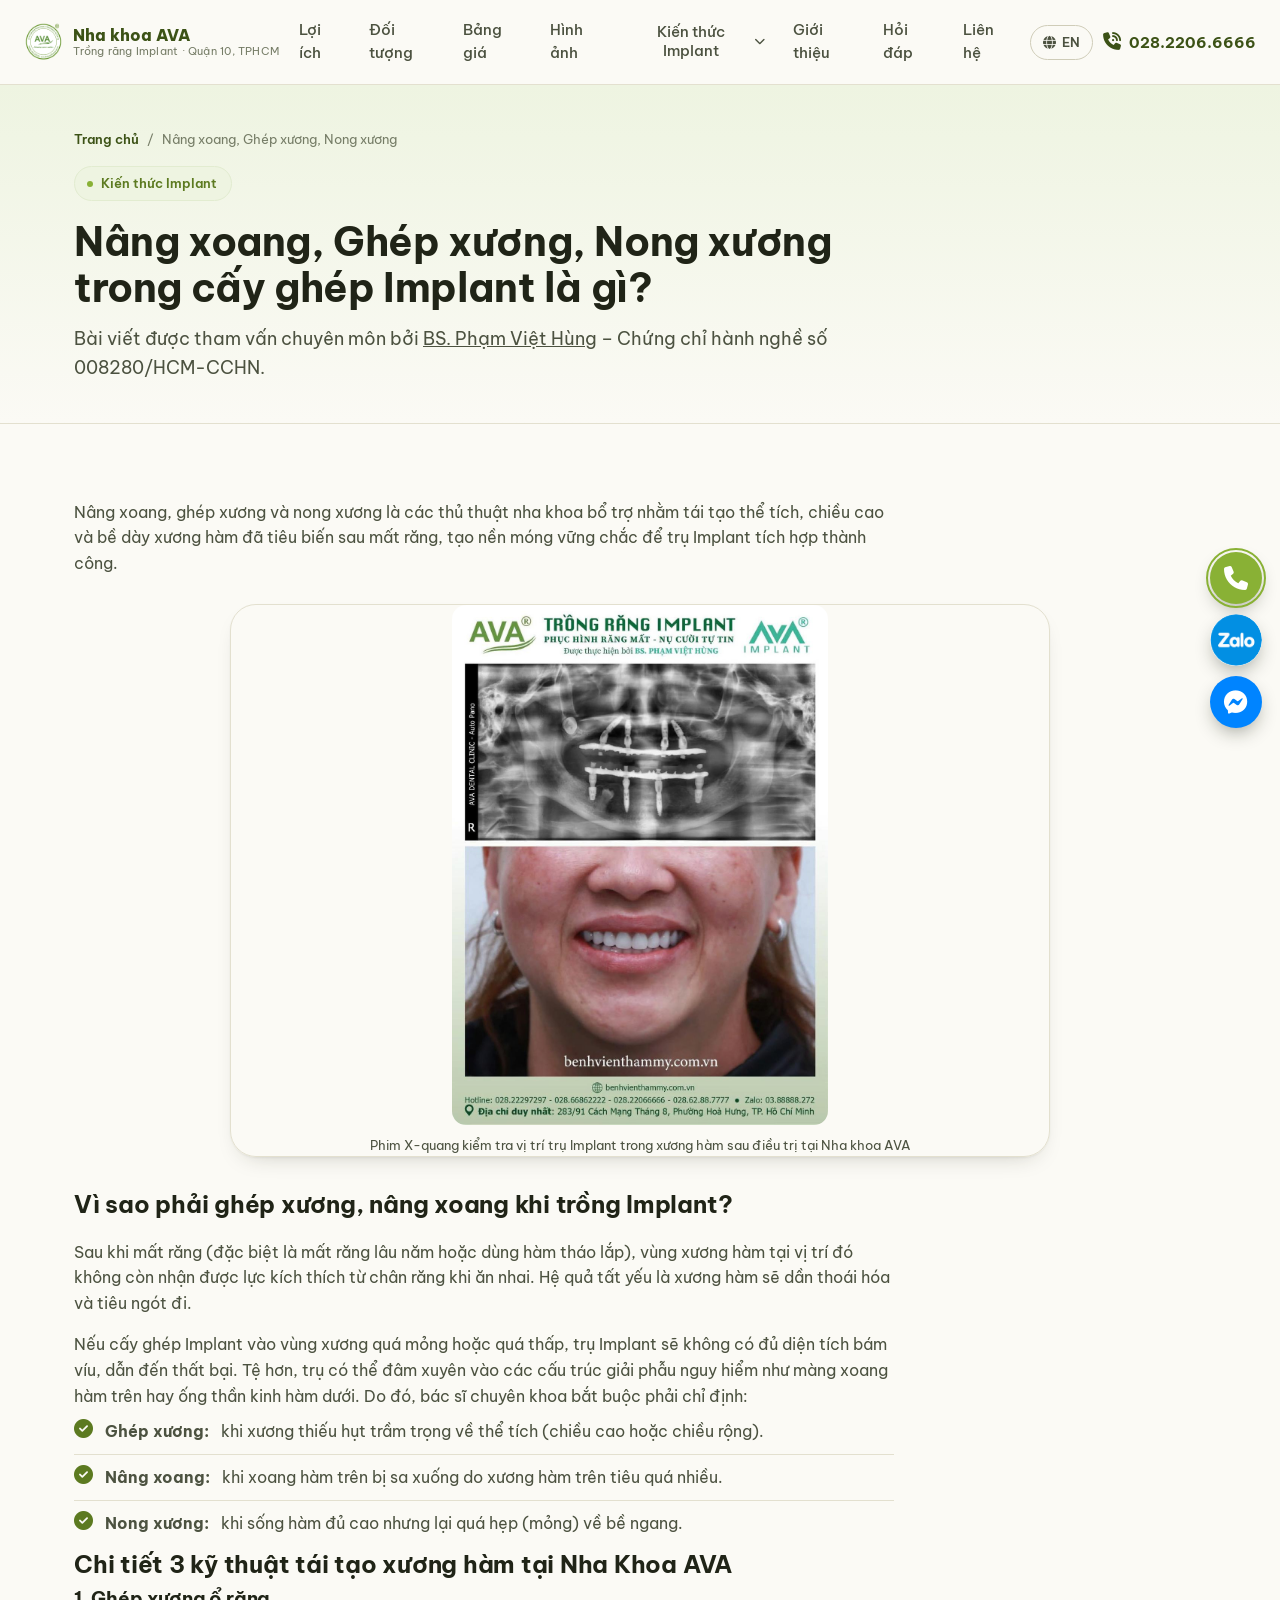
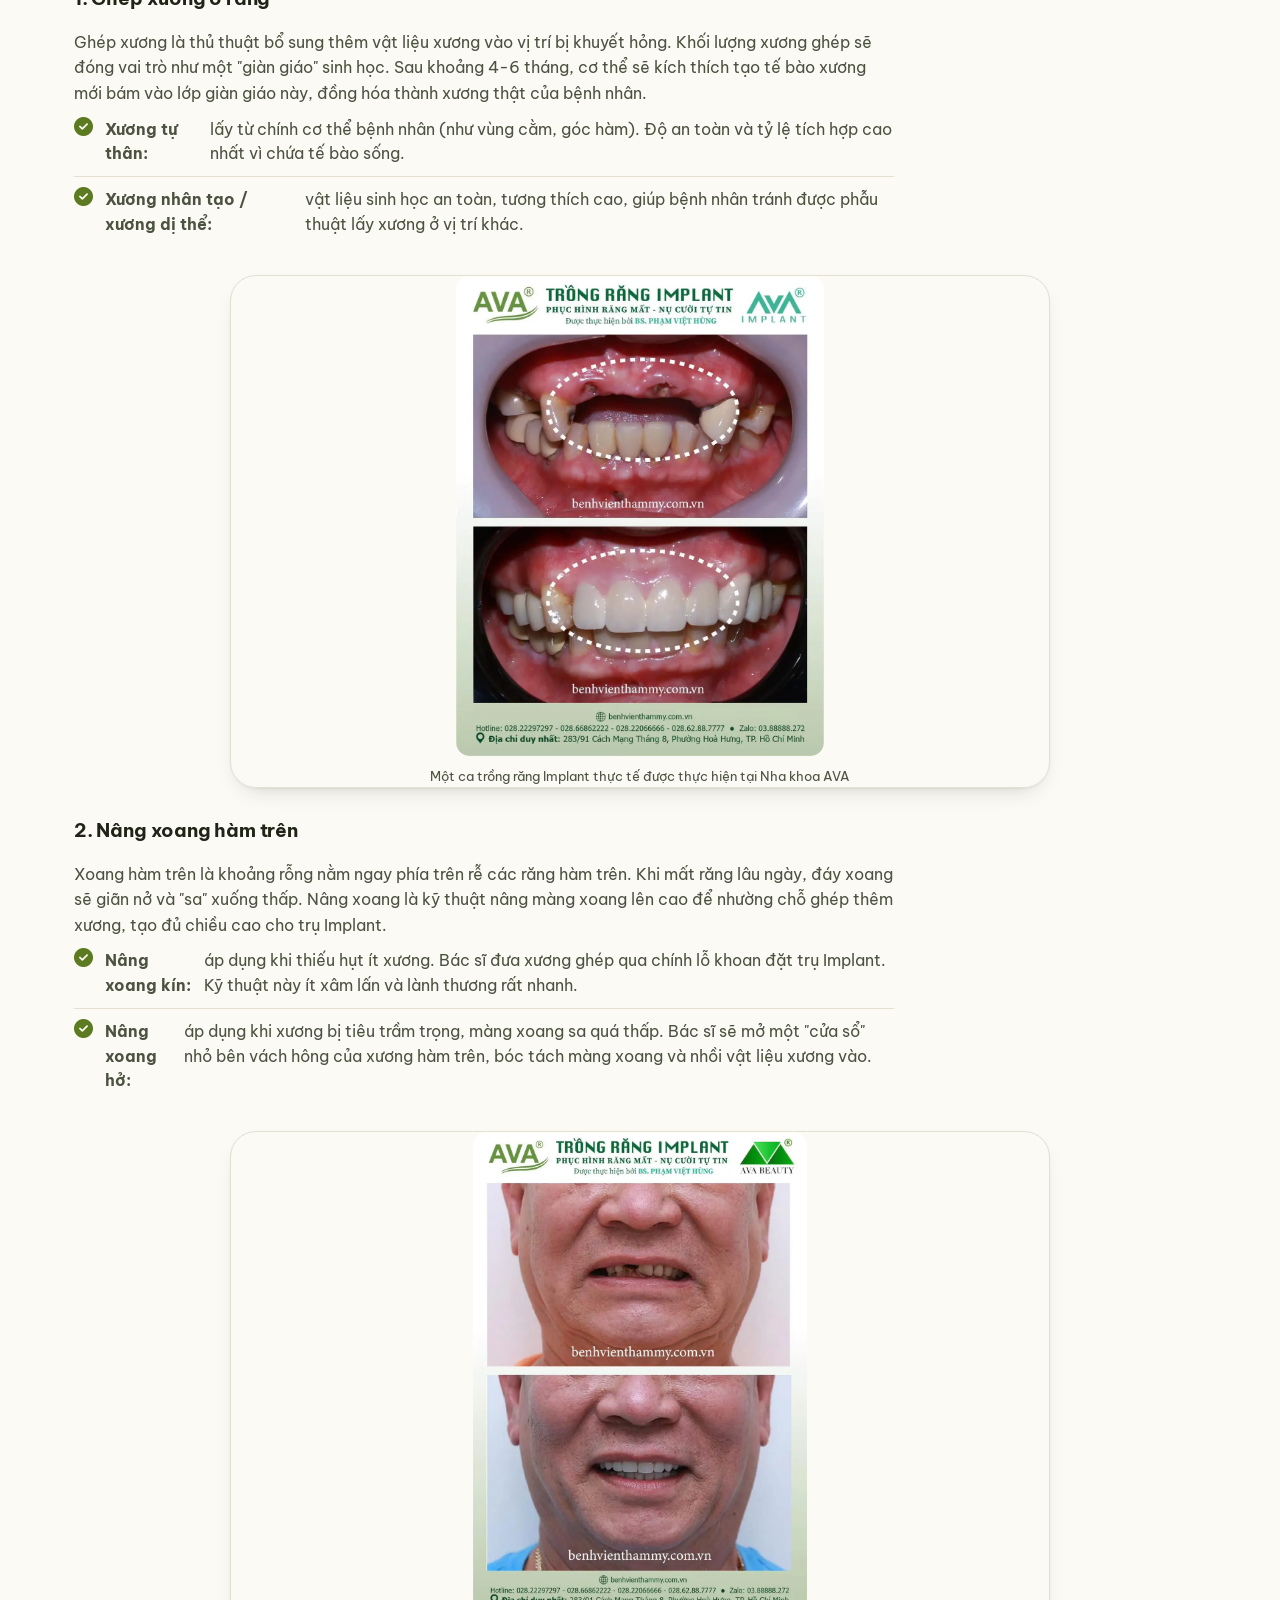
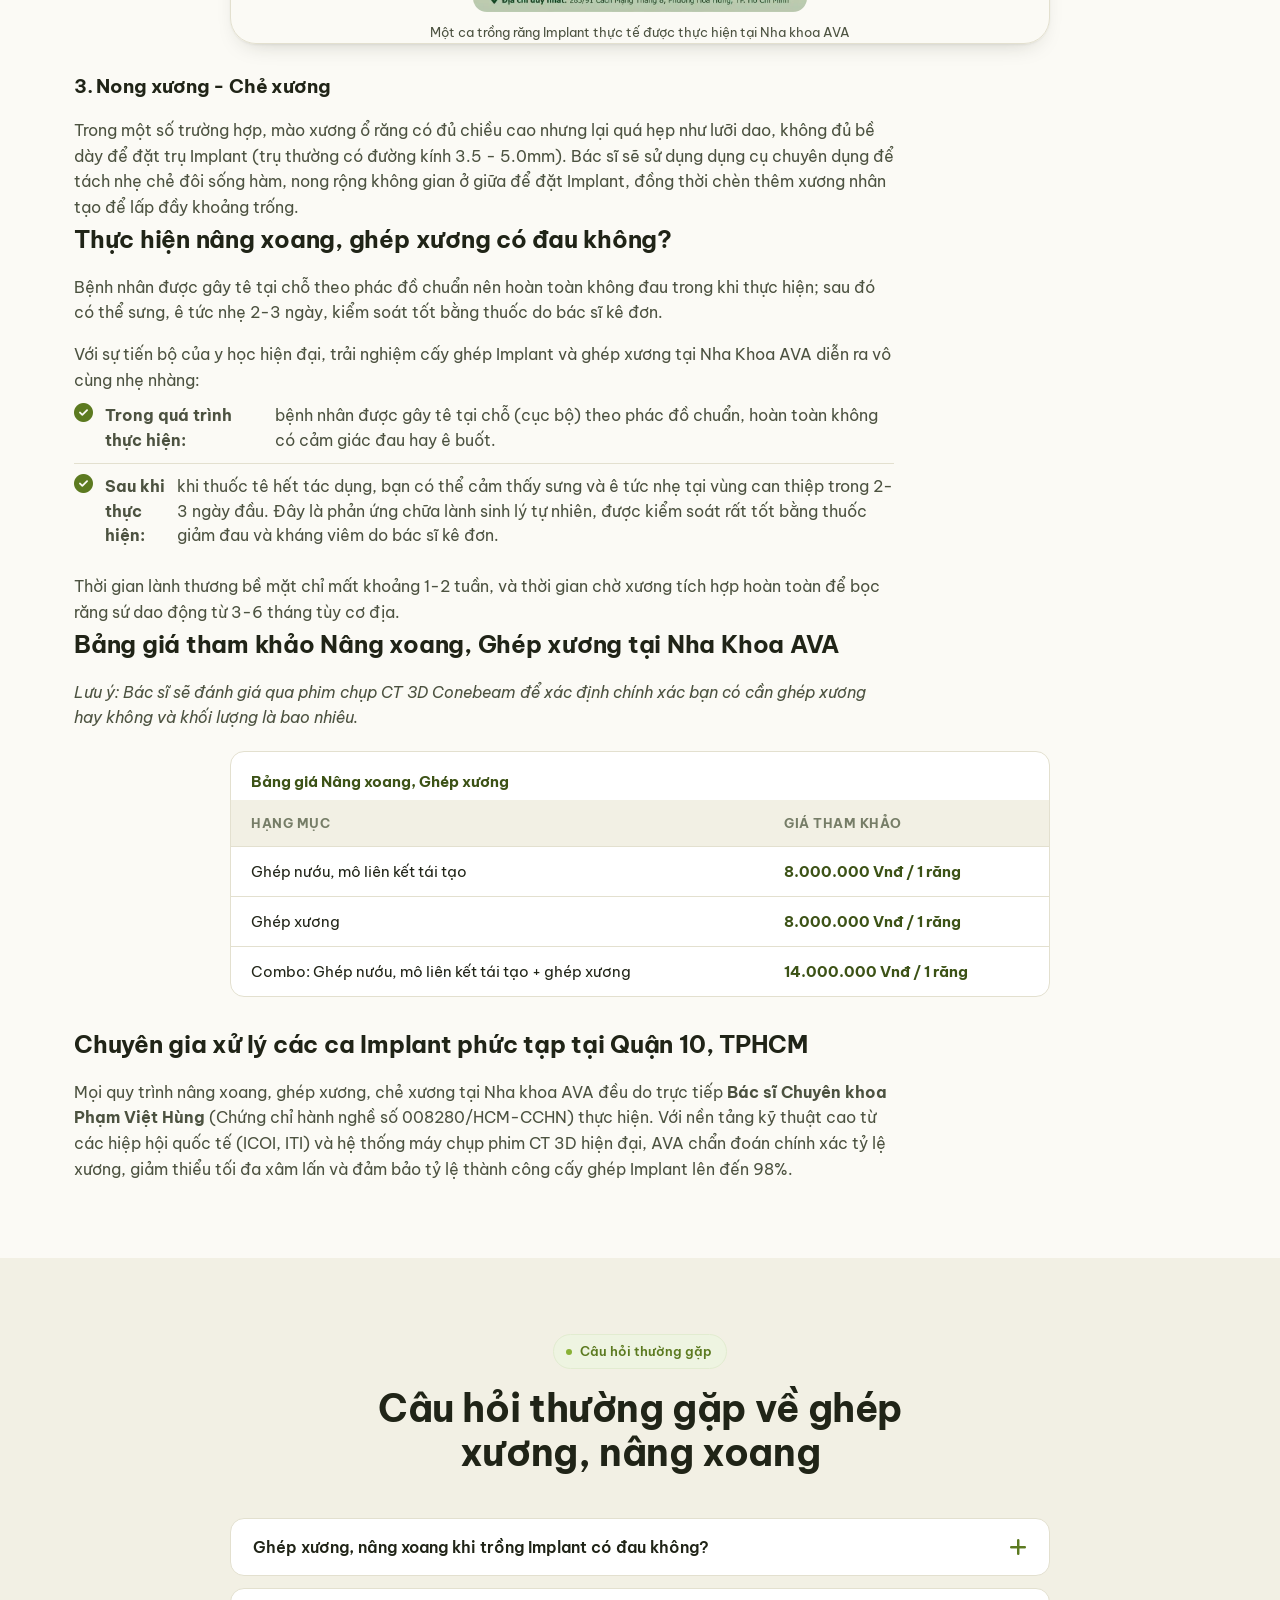
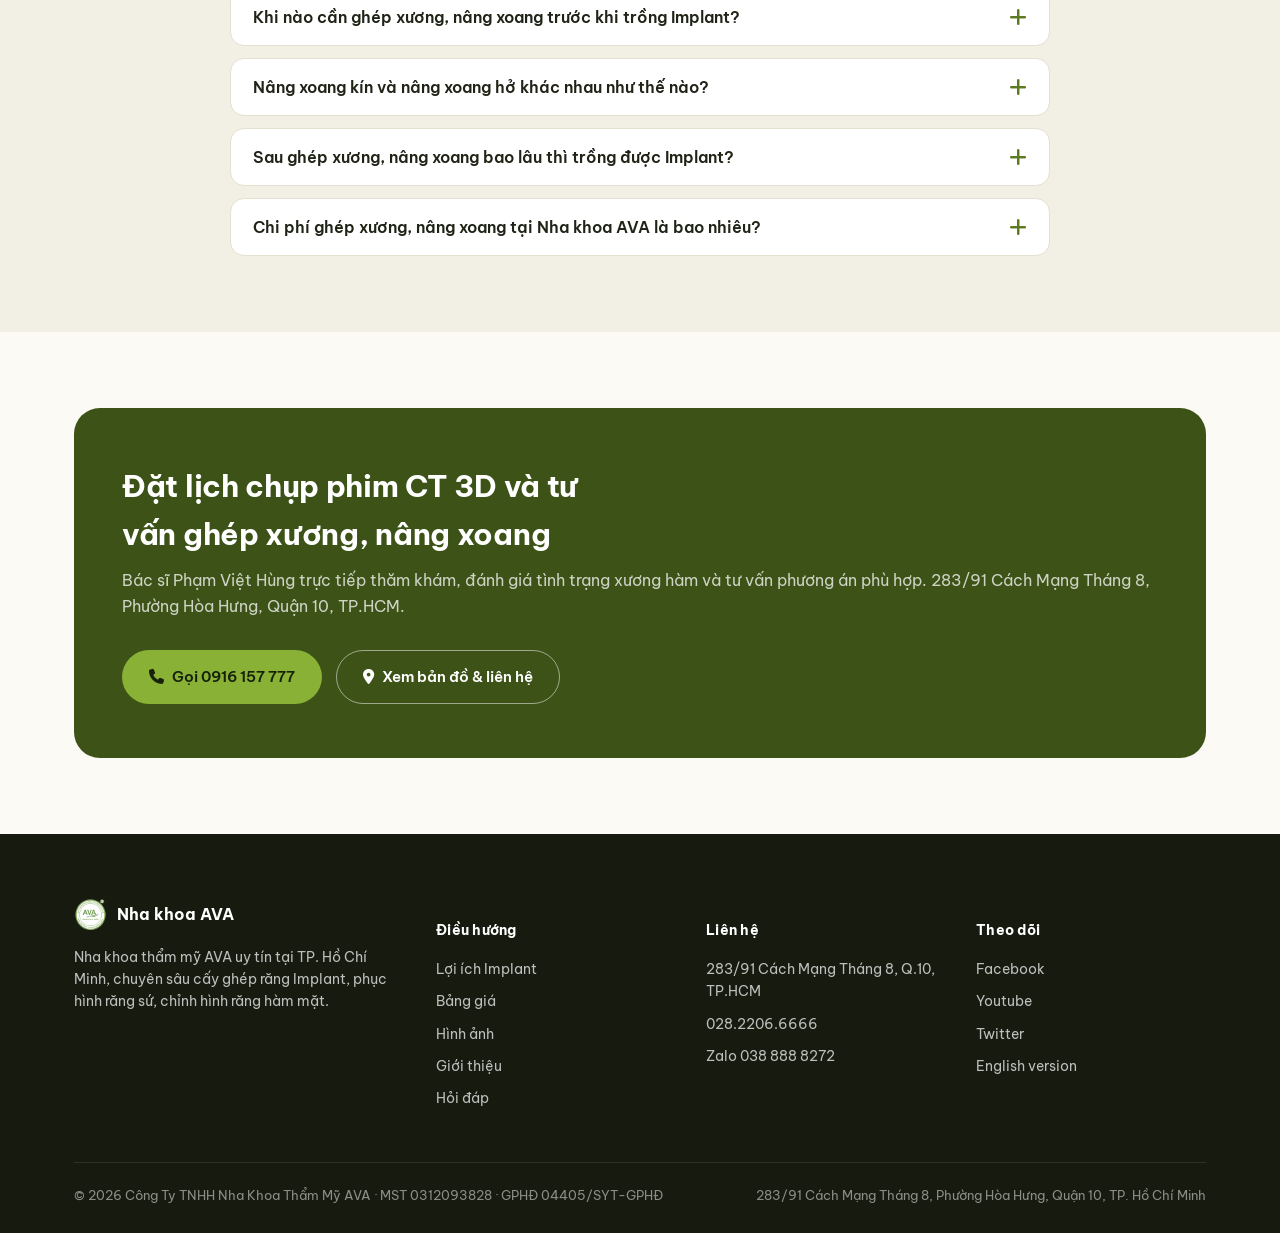
<file: nang-xoang-ghep-xuong-nong-xuong-trong-cay-ghep-implant.html>
<!DOCTYPE html>
<html lang="vi">
<head>
<meta charset="UTF-8">
<meta name="viewport" content="width=device-width, initial-scale=1, viewport-fit=cover">
<title>Nâng Xoang, Ghép Xương Khi Trồng Implant | Nha Khoa AVA</title>
<meta name="description" content="Giải thích nâng xoang, ghép xương, nong xương khi trồng Implant: khi nào cần, có đau không, bảng giá tham khảo tại Nha khoa AVA Quận 10, TPHCM.">
<meta name="robots" content="index, follow">
<meta name="author" content="BS. Phạm Việt Hùng">
<link rel="canonical" href="https://caygheprangava.com/nang-xoang-ghep-xuong-nong-xuong-trong-cay-ghep-implant/">
<link rel="alternate" hreflang="vi" href="https://caygheprangava.com/nang-xoang-ghep-xuong-nong-xuong-trong-cay-ghep-implant/">
<link rel="alternate" hreflang="x-default" href="https://caygheprangava.com/nang-xoang-ghep-xuong-nong-xuong-trong-cay-ghep-implant/">

<meta property="og:type" content="article">
<meta property="og:locale" content="vi_VN">
<meta property="og:site_name" content="Nha khoa AVA">
<meta property="og:title" content="Nâng Xoang, Ghép Xương, Nong Xương Implant Là Gì?">
<meta property="og:description" content="Giải thích nâng xoang, ghép xương, nong xương khi trồng Implant: khi nào cần, có đau không, bảng giá tham khảo tại Nha khoa AVA Quận 10, TPHCM.">
<meta property="og:url" content="https://caygheprangava.com/nang-xoang-ghep-xuong-nong-xuong-trong-cay-ghep-implant/">
<meta property="og:image" content="https://caygheprangava.com/assets/images/gallery/trong-rang-implant-truoc-sau-ava-20.jpg">
<meta name="twitter:card" content="summary_large_image">
<meta name="twitter:title" content="Nâng Xoang, Ghép Xương, Nong Xương Implant Là Gì?">
<meta name="twitter:description" content="Giải thích nâng xoang, ghép xương, nong xương khi trồng Implant: khi nào cần, có đau không, bảng giá tham khảo tại Nha khoa AVA Quận 10, TPHCM.">
<meta name="twitter:image" content="https://caygheprangava.com/assets/images/gallery/trong-rang-implant-truoc-sau-ava-20.jpg">
<meta name="twitter:site" content="@NhaKhoaAVAdenta">

<link rel="icon" href="/favicon.ico" sizes="any">
<link rel="apple-touch-icon" href="/assets/images/logo/apple-touch-icon.png">
<link rel="stylesheet" href="/assets/css/style.css?v=20260927">
<link rel="preconnect" href="https://fonts.googleapis.com">
<link rel="preconnect" href="https://fonts.gstatic.com" crossorigin>
<link href="https://fonts.googleapis.com/css2?family=Be+Vietnam+Pro:wght@400;500;600;700;800&display=swap" rel="stylesheet">
<link rel="stylesheet" href="https://cdnjs.cloudflare.com/ajax/libs/font-awesome/6.5.1/css/all.min.css">

<!-- JSON-LD: Breadcrumb -->
<script type="application/ld+json">
{
  "@context": "https://schema.org",
  "@type": "BreadcrumbList",
  "itemListElement": [
    {
      "@type": "ListItem",
      "position": 1,
      "name": "Trang chủ",
      "item": "https://caygheprangava.com/"
    },
    {
      "@type": "ListItem",
      "position": 2,
      "name": "Nâng xoang, Ghép xương, Nong xương trong cấy ghép Implant",
      "item": "https://caygheprangava.com/nang-xoang-ghep-xuong-nong-xuong-trong-cay-ghep-implant/"
    }
  ]
}
</script>

<!-- JSON-LD: MedicalWebPage / Article -->
<script type="application/ld+json">
{
  "@context": "https://schema.org",
  "@type": "MedicalWebPage",
  "url": "https://caygheprangava.com/nang-xoang-ghep-xuong-nong-xuong-trong-cay-ghep-implant/",
  "name": "Nâng Xoang, Ghép Xương, Nong Xương Implant Là Gì?",
  "description": "Giải thích nâng xoang, ghép xương, nong xương khi trồng Implant: khi nào cần, có đau không, bảng giá tham khảo tại Nha khoa AVA Quận 10, TPHCM.",
  "inLanguage": "vi",
  "lastReviewed": "2026-09-25",
  "reviewedBy": {
    "@type": "Person",
    "name": "Phạm Việt Hùng",
    "honorificPrefix": "BS.",
    "url": "https://caygheprangava.com/bac-si-pham-viet-hung/",
    "identifier": {
      "@type": "PropertyValue",
      "name": "Chứng chỉ hành nghề",
      "value": "008280/HCM-CCHN"
    }
  },
  "author": {
    "@type": "Person",
    "name": "Phạm Việt Hùng",
    "url": "https://caygheprangava.com/bac-si-pham-viet-hung/"
  },
  "publisher": {
    "@type": "Dentist",
    "name": "Nha khoa AVA",
    "url": "https://caygheprangava.com/",
    "logo": {
      "@type": "ImageObject",
      "url": "https://caygheprangava.com/assets/images/logo/ava-logo.png"
    }
  },
  "about": [
    {
      "@type": "MedicalProcedure",
      "name": "Ghép xương ổ răng"
    },
    {
      "@type": "MedicalProcedure",
      "name": "Nâng xoang hàm trên"
    },
    {
      "@type": "MedicalProcedure",
      "name": "Nong xương - Chẻ xương"
    }
  ],
  "mainEntityOfPage": "https://caygheprangava.com/nang-xoang-ghep-xuong-nong-xuong-trong-cay-ghep-implant/",
  "image": "https://caygheprangava.com/assets/images/gallery/trong-rang-implant-truoc-sau-ava-20.jpg"
}
</script>

<!-- JSON-LD: FAQPage -->
<script type="application/ld+json">
{
  "@context": "https://schema.org",
  "@type": "FAQPage",
  "mainEntity": [
    {
      "@type": "Question",
      "name": "Ghép xương, nâng xoang khi trồng Implant có đau không?",
      "acceptedAnswer": {
        "@type": "Answer",
        "text": "Trong quá trình thực hiện, bệnh nhân được gây tê tại chỗ theo phác đồ chuẩn nên hoàn toàn không có cảm giác đau. Sau khi hết thuốc tê có thể sưng, ê tức nhẹ 2-3 ngày đầu, kiểm soát tốt bằng thuốc giảm đau, kháng viêm do bác sĩ kê đơn."
      }
    },
    {
      "@type": "Question",
      "name": "Khi nào cần ghép xương, nâng xoang trước khi trồng Implant?",
      "acceptedAnswer": {
        "@type": "Answer",
        "text": "Bác sĩ chỉ định ghép xương khi xương thiếu hụt về thể tích, nâng xoang khi xoang hàm trên bị sa xuống do tiêu xương, và nong xương khi sống hàm đủ cao nhưng quá hẹp về bề ngang. Bác sĩ sẽ đánh giá qua phim chụp CT 3D Conebeam để xác định chính xác."
      }
    },
    {
      "@type": "Question",
      "name": "Nâng xoang kín và nâng xoang hở khác nhau như thế nào?",
      "acceptedAnswer": {
        "@type": "Answer",
        "text": "Nâng xoang kín áp dụng khi thiếu hụt ít xương, bác sĩ đưa xương ghép qua chính lỗ khoan đặt trụ Implant, ít xâm lấn và lành thương nhanh. Nâng xoang hở áp dụng khi xương bị tiêu trầm trọng, bác sĩ mở một cửa sổ nhỏ bên vách hông xương hàm trên để bóc tách màng xoang và ghép xương."
      }
    },
    {
      "@type": "Question",
      "name": "Sau ghép xương, nâng xoang bao lâu thì trồng được Implant?",
      "acceptedAnswer": {
        "@type": "Answer",
        "text": "Thời gian lành thương bề mặt khoảng 1-2 tuần, còn thời gian chờ xương tích hợp hoàn toàn để phục hình răng sứ dao động từ 3-6 tháng tùy cơ địa và khối lượng xương ghép."
      }
    },
    {
      "@type": "Question",
      "name": "Chi phí ghép xương, nâng xoang tại Nha khoa AVA là bao nhiêu?",
      "acceptedAnswer": {
        "@type": "Answer",
        "text": "Ghép nướu, mô liên kết tái tạo có giá tham khảo 8.000.000 Vnđ/1 răng; ghép xương 8.000.000 Vnđ/1 răng; combo ghép nướu và ghép xương 14.000.000 Vnđ/1 răng. Chi phí thực tế phụ thuộc vào khối lượng xương cần ghép sau khi bác sĩ đánh giá qua phim CT 3D."
      }
    }
  ]
}
</script>
</head>
<body>

<!-- ================= HEADER ================= -->
<header class="site-header">
  <div class="header-row">
    <a href="/" class="brand">
      <img src="/assets/images/logo/ava-logo.png" alt="Logo Nha khoa AVA - Trồng răng Implant Quận 10 TPHCM" width="40" height="41">
      <span class="brand-text"><strong>Nha khoa AVA</strong><span>Trồng răng Implant · Quận 10, TPHCM</span></span>
    </a>
    <nav class="main-nav" aria-label="Điều hướng chính">
      <a href="/#loi-ich">Lợi ích</a>
      <a href="/#doi-tuong">Đối tượng</a>
      <a href="/bang-gia-trong-rang-implant/">Bảng giá</a>
      <a href="/hinh-anh-truoc-sau-trong-rang-implant/">Hình ảnh</a>
      <div class="nav-item has-dropdown">
        <button class="nav-dd-toggle" type="button" aria-expanded="false" aria-haspopup="true">Kiến thức Implant <i class="fa-solid fa-chevron-down"></i></button>
        <div class="nav-dropdown">
          <div class="nav-dropdown-inner">
          <a class="nav-article-card" href="/nang-xoang-ghep-xuong-nong-xuong-trong-cay-ghep-implant/">
            <picture><source srcset="/assets/images/kien-thuc/thumb-01-nang-xoang-ghep-xuong.webp" type="image/webp"><img src="/assets/images/kien-thuc/thumb-01-nang-xoang-ghep-xuong.jpg" alt="Nâng xoang, Ghép xương, Nong xương là gì?" loading="lazy" width="240" height="132"></picture>
            <span><span class="nac-title">Nâng xoang, Ghép xương, Nong xương là gì?</span><span class="nac-desc">Khi nào cần ghép xương, nâng xoang trước khi trồng Implant, có đau không, bảng giá tham khảo.</span></span>
          </a>
          <a class="nav-article-card" href="/trong-rang-implant-toan-ham-all-on-4-va-all-on-6/">
            <picture><source srcset="/assets/images/kien-thuc/thumb-02-all-on-4-6.webp" type="image/webp"><img src="/assets/images/kien-thuc/thumb-02-all-on-4-6.jpg" alt="Trồng Implant toàn hàm All-on-4, All-on-6" loading="lazy" width="240" height="132"></picture>
            <span><span class="nac-title">Trồng Implant toàn hàm All-on-4, All-on-6</span><span class="nac-desc">So sánh kỹ thuật All-on-4, All-on-6, ưu điểm so với hàm tháo lắp và chi phí phục hình.</span></span>
          </a>
          <a class="nav-article-card" href="/so-sanh-cac-dong-tru-implant-han-quoc-israel-phap-duc/">
            <picture><source srcset="/assets/images/kien-thuc/thumb-03-so-sanh-tru-implant.webp" type="image/webp"><img src="/assets/images/kien-thuc/thumb-03-so-sanh-tru-implant.jpg" alt="So sánh các dòng trụ Implant" loading="lazy" width="240" height="132"></picture>
            <span><span class="nac-title">So sánh các dòng trụ Implant</span><span class="nac-desc">Hàn Quốc, Israel, Pháp, Đức: đặc điểm kỹ thuật và giá tham khảo từng dòng trụ.</span></span>
          </a>
          </div>
        </div>
      </div>
      <a href="/gioi-thieu/">Giới thiệu</a>
      <a href="/#faq">Hỏi đáp</a>
      <a href="/#lien-he">Liên hệ</a>
    </nav>
    <div class="header-actions">
      <a class="lang-switch" href="/en/" hreflang="en"><i class="fa-solid fa-globe"></i> EN</a>
      <a class="header-hotline" href="tel:02822066666"><i class="fa-solid fa-phone-volume"></i> <span>028.2206.6666</span></a>
      <button class="nav-toggle" aria-label="Mở menu" aria-expanded="false"><i class="fa-solid fa-bars"></i></button>
    </div>
  </div>
</header>

<!-- ================= PAGE HERO ================= -->
<section class="page-hero">
  <div class="container">
    <div class="breadcrumb"><a href="/">Trang chủ</a><span>/</span><span>Nâng xoang, Ghép xương, Nong xương</span></div>
    <span class="kicker"><span class="dot"></span>Kiến thức Implant</span>
    <h1>Nâng xoang, Ghép xương, Nong xương trong cấy ghép Implant là gì?</h1>
    <p class="hero-sub">Bài viết được tham vấn chuyên môn bởi <a href="https://caygheprangava.com/bac-si-pham-viet-hung/" style="color:inherit;text-decoration:underline">BS. Phạm Việt Hùng</a> – Chứng chỉ hành nghề số 008280/HCM-CCHN.</p>
  </div>
</section>

<!-- ================= NỘI DUNG ================= -->
<section class="section">
  <div class="container">
    <div class="about-body" style="max-width:820px">
      <p class="answer-first">Nâng xoang, ghép xương và nong xương là các thủ thuật nha khoa bổ trợ nhằm tái tạo thể tích, chiều cao và bề dày xương hàm đã tiêu biến sau mất răng, tạo nền móng vững chắc để trụ Implant tích hợp thành công.</p>
    </div>

    <div class="about-media" style="max-width:820px;margin:28px auto">
      <picture>
        <img src="/assets/images/gallery/trong-rang-implant-truoc-sau-ava-20.jpg" alt="Phim X-quang kiểm tra trụ Implant tích hợp trong xương hàm tại Nha khoa AVA" width="1000" height="1300" loading="eager" style="max-height:520px;width:auto;margin:0 auto;display:block;border-radius:var(--radius-md)">
      </picture>
      <p style="text-align:center;font-size:13px;color:var(--ink-soft);margin-top:10px">Phim X-quang kiểm tra vị trí trụ Implant trong xương hàm sau điều trị tại Nha khoa AVA</p>
    </div>

    <div class="about-body" style="max-width:820px">
      <h2>Vì sao phải ghép xương, nâng xoang khi trồng Implant?</h2>
      <p>Sau khi mất răng (đặc biệt là mất răng lâu năm hoặc dùng hàm tháo lắp), vùng xương hàm tại vị trí đó không còn nhận được lực kích thích từ chân răng khi ăn nhai. Hệ quả tất yếu là xương hàm sẽ dần thoái hóa và tiêu ngót đi.</p>
      <p>Nếu cấy ghép Implant vào vùng xương quá mỏng hoặc quá thấp, trụ Implant sẽ không có đủ diện tích bám víu, dẫn đến thất bại. Tệ hơn, trụ có thể đâm xuyên vào các cấu trúc giải phẫu nguy hiểm như màng xoang hàm trên hay ống thần kinh hàm dưới. Do đó, bác sĩ chuyên khoa bắt buộc phải chỉ định:</p>
      <ul class="check-list">
      <li><i class="fa-solid fa-circle-check"></i> <strong>Ghép xương:</strong> khi xương thiếu hụt trầm trọng về thể tích (chiều cao hoặc chiều rộng).</li>
      <li><i class="fa-solid fa-circle-check"></i> <strong>Nâng xoang:</strong> khi xoang hàm trên bị sa xuống do xương hàm trên tiêu quá nhiều.</li>
      <li><i class="fa-solid fa-circle-check"></i> <strong>Nong xương:</strong> khi sống hàm đủ cao nhưng lại quá hẹp (mỏng) về bề ngang.</li>
      </ul>

      <h2>Chi tiết 3 kỹ thuật tái tạo xương hàm tại Nha Khoa AVA</h2>

      <h3>1. Ghép xương ổ răng</h3>
      <p>Ghép xương là thủ thuật bổ sung thêm vật liệu xương vào vị trí bị khuyết hỏng. Khối lượng xương ghép sẽ đóng vai trò như một "giàn giáo" sinh học. Sau khoảng 4-6 tháng, cơ thể sẽ kích thích tạo tế bào xương mới bám vào lớp giàn giáo này, đồng hóa thành xương thật của bệnh nhân.</p>
      <ul class="check-list">
      <li><i class="fa-solid fa-circle-check"></i> <strong>Xương tự thân:</strong> lấy từ chính cơ thể bệnh nhân (như vùng cằm, góc hàm). Độ an toàn và tỷ lệ tích hợp cao nhất vì chứa tế bào sống.</li>
      <li><i class="fa-solid fa-circle-check"></i> <strong>Xương nhân tạo / xương dị thể:</strong> vật liệu sinh học an toàn, tương thích cao, giúp bệnh nhân tránh được phẫu thuật lấy xương ở vị trí khác.</li>
      </ul>
    </div>

    <div class="about-media" style="max-width:820px;margin:28px auto">
      <picture>
        <source srcset="/assets/images/gallery/trong-rang-implant-truoc-sau-ava-01.webp" type="image/webp">
        <img src="/assets/images/gallery/trong-rang-implant-truoc-sau-ava-01.jpg" alt="Kết quả trồng răng Implant thực tế tại Nha khoa AVA, Quận 10 TPHCM" width="1000" height="1300" loading="lazy" style="max-height:480px;width:auto;margin:0 auto;display:block;border-radius:var(--radius-md)">
      </picture>
      <p style="text-align:center;font-size:13px;color:var(--ink-soft);margin-top:10px">Một ca trồng răng Implant thực tế được thực hiện tại Nha khoa AVA</p>
    </div>

    <div class="about-body" style="max-width:820px">
      <h3>2. Nâng xoang hàm trên</h3>
      <p>Xoang hàm trên là khoảng rỗng nằm ngay phía trên rễ các răng hàm trên. Khi mất răng lâu ngày, đáy xoang sẽ giãn nở và "sa" xuống thấp. Nâng xoang là kỹ thuật nâng màng xoang lên cao để nhường chỗ ghép thêm xương, tạo đủ chiều cao cho trụ Implant.</p>
      <ul class="check-list">
      <li><i class="fa-solid fa-circle-check"></i> <strong>Nâng xoang kín:</strong> áp dụng khi thiếu hụt ít xương. Bác sĩ đưa xương ghép qua chính lỗ khoan đặt trụ Implant. Kỹ thuật này ít xâm lấn và lành thương rất nhanh.</li>
      <li><i class="fa-solid fa-circle-check"></i> <strong>Nâng xoang hở:</strong> áp dụng khi xương bị tiêu trầm trọng, màng xoang sa quá thấp. Bác sĩ sẽ mở một "cửa sổ" nhỏ bên vách hông của xương hàm trên, bóc tách màng xoang và nhồi vật liệu xương vào.</li>
      </ul>
    </div>

    <div class="about-media" style="max-width:820px;margin:28px auto">
      <picture>
        <source srcset="/assets/images/gallery/trong-rang-implant-truoc-sau-ava-12.webp" type="image/webp">
        <img src="/assets/images/gallery/trong-rang-implant-truoc-sau-ava-12.jpg" alt="Kết quả trồng răng Implant thực tế tại Nha khoa AVA, Quận 10 TPHCM" width="1000" height="1300" loading="lazy" style="max-height:480px;width:auto;margin:0 auto;display:block;border-radius:var(--radius-md)">
      </picture>
      <p style="text-align:center;font-size:13px;color:var(--ink-soft);margin-top:10px">Một ca trồng răng Implant thực tế được thực hiện tại Nha khoa AVA</p>
    </div>

    <div class="about-body" style="max-width:820px">
      <h3>3. Nong xương - Chẻ xương</h3>
      <p>Trong một số trường hợp, mào xương ổ răng có đủ chiều cao nhưng lại quá hẹp như lưỡi dao, không đủ bề dày để đặt trụ Implant (trụ thường có đường kính 3.5 - 5.0mm). Bác sĩ sẽ sử dụng dụng cụ chuyên dụng để tách nhẹ chẻ đôi sống hàm, nong rộng không gian ở giữa để đặt Implant, đồng thời chèn thêm xương nhân tạo để lấp đầy khoảng trống.</p>

      <h2>Thực hiện nâng xoang, ghép xương có đau không?</h2>
      <p class="answer-first">Bệnh nhân được gây tê tại chỗ theo phác đồ chuẩn nên hoàn toàn không đau trong khi thực hiện; sau đó có thể sưng, ê tức nhẹ 2-3 ngày, kiểm soát tốt bằng thuốc do bác sĩ kê đơn.</p>
      <p>Với sự tiến bộ của y học hiện đại, trải nghiệm cấy ghép Implant và ghép xương tại Nha Khoa AVA diễn ra vô cùng nhẹ nhàng:</p>
      <ul class="check-list">
      <li><i class="fa-solid fa-circle-check"></i> <strong>Trong quá trình thực hiện:</strong> bệnh nhân được gây tê tại chỗ (cục bộ) theo phác đồ chuẩn, hoàn toàn không có cảm giác đau hay ê buốt.</li>
      <li><i class="fa-solid fa-circle-check"></i> <strong>Sau khi thực hiện:</strong> khi thuốc tê hết tác dụng, bạn có thể cảm thấy sưng và ê tức nhẹ tại vùng can thiệp trong 2-3 ngày đầu. Đây là phản ứng chữa lành sinh lý tự nhiên, được kiểm soát rất tốt bằng thuốc giảm đau và kháng viêm do bác sĩ kê đơn.</li>
      </ul>
      <p>Thời gian lành thương bề mặt chỉ mất khoảng 1-2 tuần, và thời gian chờ xương tích hợp hoàn toàn để bọc răng sứ dao động từ 3-6 tháng tùy cơ địa.</p>

      <h2>Bảng giá tham khảo Nâng xoang, Ghép xương tại Nha Khoa AVA</h2>
      <p><em>Lưu ý: Bác sĩ sẽ đánh giá qua phim chụp CT 3D Conebeam để xác định chính xác bạn có cần ghép xương hay không và khối lượng là bao nhiêu.</em></p>
    </div>

    <div class="price-table-wrap" style="max-width:820px;margin:20px auto 0">
      <table class="price-table">
        <caption>Bảng giá Nâng xoang, Ghép xương</caption>
        <thead><tr><th>Hạng mục</th><th>Giá tham khảo</th></tr></thead>
        <tbody>
          <tr><td>Ghép nướu, mô liên kết tái tạo</td><td class="price">8.000.000 Vnđ / 1 răng</td></tr>
          <tr><td>Ghép xương</td><td class="price">8.000.000 Vnđ / 1 răng</td></tr>
          <tr><td>Combo: Ghép nướu, mô liên kết tái tạo + ghép xương</td><td class="price">14.000.000 Vnđ / 1 răng</td></tr>
        </tbody>
      </table>
    </div>

    <div class="about-body" style="max-width:820px;margin-top:28px">
      <h2>Chuyên gia xử lý các ca Implant phức tạp tại Quận 10, TPHCM</h2>
      <p>Mọi quy trình nâng xoang, ghép xương, chẻ xương tại Nha khoa AVA đều do trực tiếp <a href="https://caygheprangava.com/bac-si-pham-viet-hung/"><strong>Bác sĩ Chuyên khoa Phạm Việt Hùng</strong></a> (Chứng chỉ hành nghề số 008280/HCM-CCHN) thực hiện. Với nền tảng kỹ thuật cao từ các hiệp hội quốc tế (ICOI, ITI) và hệ thống máy chụp phim CT 3D hiện đại, AVA chẩn đoán chính xác tỷ lệ xương, giảm thiểu tối đa xâm lấn và đảm bảo tỷ lệ thành công <a href="/">cấy ghép Implant</a> lên đến 98%.</p>
    </div>
  </div>
</section>

<!-- ================= FAQ ================= -->
<section class="section section-alt">
  <div class="container">
    <div class="section-head center">
      <span class="kicker"><span class="dot"></span>Câu hỏi thường gặp</span>
      <h2>Câu hỏi thường gặp về ghép xương, nâng xoang</h2>
    </div>
    <div class="faq-list" style="max-width:820px;margin:0 auto">
      <div class="faq-item">
        <h3 class="faq-h"><button class="faq-q" aria-expanded="false" aria-controls="art-faq-1">Ghép xương, nâng xoang khi trồng Implant có đau không? <i class="fa-solid fa-plus"></i></button></h3>
        <div class="faq-a" id="art-faq-1" role="region"><div class="faq-a-inner">Trong quá trình thực hiện, bệnh nhân được gây tê tại chỗ theo phác đồ chuẩn nên hoàn toàn không có cảm giác đau. Sau khi hết thuốc tê có thể sưng, ê tức nhẹ 2-3 ngày đầu, kiểm soát tốt bằng thuốc giảm đau, kháng viêm do bác sĩ kê đơn.</div></div>
      </div>
      <div class="faq-item">
        <h3 class="faq-h"><button class="faq-q" aria-expanded="false" aria-controls="art-faq-2">Khi nào cần ghép xương, nâng xoang trước khi trồng Implant? <i class="fa-solid fa-plus"></i></button></h3>
        <div class="faq-a" id="art-faq-2" role="region"><div class="faq-a-inner">Bác sĩ chỉ định ghép xương khi xương thiếu hụt về thể tích, nâng xoang khi xoang hàm trên bị sa xuống do tiêu xương, và nong xương khi sống hàm đủ cao nhưng quá hẹp về bề ngang. Bác sĩ sẽ đánh giá qua phim chụp CT 3D Conebeam để xác định chính xác.</div></div>
      </div>
      <div class="faq-item">
        <h3 class="faq-h"><button class="faq-q" aria-expanded="false" aria-controls="art-faq-3">Nâng xoang kín và nâng xoang hở khác nhau như thế nào? <i class="fa-solid fa-plus"></i></button></h3>
        <div class="faq-a" id="art-faq-3" role="region"><div class="faq-a-inner">Nâng xoang kín áp dụng khi thiếu hụt ít xương, bác sĩ đưa xương ghép qua chính lỗ khoan đặt trụ Implant, ít xâm lấn và lành thương nhanh. Nâng xoang hở áp dụng khi xương bị tiêu trầm trọng, bác sĩ mở một cửa sổ nhỏ bên vách hông xương hàm trên để bóc tách màng xoang và ghép xương.</div></div>
      </div>
      <div class="faq-item">
        <h3 class="faq-h"><button class="faq-q" aria-expanded="false" aria-controls="art-faq-4">Sau ghép xương, nâng xoang bao lâu thì trồng được Implant? <i class="fa-solid fa-plus"></i></button></h3>
        <div class="faq-a" id="art-faq-4" role="region"><div class="faq-a-inner">Thời gian lành thương bề mặt khoảng 1-2 tuần, còn thời gian chờ xương tích hợp hoàn toàn để phục hình răng sứ dao động từ 3-6 tháng tùy cơ địa và khối lượng xương ghép.</div></div>
      </div>
      <div class="faq-item">
        <h3 class="faq-h"><button class="faq-q" aria-expanded="false" aria-controls="art-faq-5">Chi phí ghép xương, nâng xoang tại Nha khoa AVA là bao nhiêu? <i class="fa-solid fa-plus"></i></button></h3>
        <div class="faq-a" id="art-faq-5" role="region"><div class="faq-a-inner">Ghép nướu, mô liên kết tái tạo có giá tham khảo 8.000.000 Vnđ/1 răng; ghép xương 8.000.000 Vnđ/1 răng; combo ghép nướu và ghép xương 14.000.000 Vnđ/1 răng. Chi phí thực tế phụ thuộc vào khối lượng xương cần ghép sau khi bác sĩ đánh giá qua phim CT 3D.</div></div>
      </div>
    </div>
  </div>
</section>

<!-- ================= CTA ================= -->
<section class="section">
  <div class="container">
    <div class="cta-banner">
      <div>
        <h2>Đặt lịch chụp phim CT 3D và tư vấn ghép xương, nâng xoang</h2>
        <p>Bác sĩ Phạm Việt Hùng trực tiếp thăm khám, đánh giá tình trạng xương hàm và tư vấn phương án phù hợp. 283/91 Cách Mạng Tháng 8, Phường Hòa Hưng, Quận 10, TP.HCM.</p>
      </div>
      <div class="cta-actions">
        <a href="tel:0916157777" class="btn btn-primary"><i class="fa-solid fa-phone"></i> Gọi 0916 157 777</a>
        <a href="/#lien-he" class="btn btn-ghost-light"><i class="fa-solid fa-location-dot"></i> Xem bản đồ &amp; liên hệ</a>
      </div>
    </div>
  </div>
</section>

<!-- ================= FOOTER ================= -->
<footer class="site-footer">
  <div class="container">
    <div class="footer-grid">
      <div>
        <div class="footer-brand"><img src="/assets/images/logo/ava-logo.png" alt="Logo Nha khoa AVA"><strong>Nha khoa AVA</strong></div>
        <p>Nha khoa thẩm mỹ AVA uy tín tại TP. Hồ Chí Minh, chuyên sâu cấy ghép răng Implant, phục hình răng sứ, chỉnh hình răng hàm mặt.</p>
      </div>
      <div>
        <h5>Điều hướng</h5>
        <ul><li><a href="/#loi-ich">Lợi ích Implant</a></li><li><a href="/bang-gia-trong-rang-implant/">Bảng giá</a></li><li><a href="/hinh-anh-truoc-sau-trong-rang-implant/">Hình ảnh</a></li><li><a href="/gioi-thieu/">Giới thiệu</a></li><li><a href="/#faq">Hỏi đáp</a></li></ul>
      </div>
      <div>
        <h5>Liên hệ</h5>
        <ul>
          <li>283/91 Cách Mạng Tháng 8, Q.10, TP.HCM</li>
          <li><a href="tel:02822066666">028.2206.6666</a></li>
          <li><a href="https://zalo.me/0388888272">Zalo 038 888 8272</a></li>
        </ul>
      </div>
      <div>
        <h5>Theo dõi</h5>
        <ul>
          <li><a href="https://www.facebook.com/NhaKhoaAVA/" target="_blank" rel="noopener">Facebook</a></li>
          <li><a href="http://www.youtube.com/@NhaKhoaAVA" target="_blank" rel="noopener">Youtube</a></li>
          <li><a href="https://twitter.com/NhaKhoaAVAdenta" target="_blank" rel="noopener">Twitter</a></li>
          <li><a href="/en/" hreflang="en">English version</a></li>
        </ul>
      </div>
    </div>
    <div class="footer-bottom">
      <span>© 2026 Công Ty TNHH Nha Khoa Thẩm Mỹ AVA · MST 0312093828 · GPHĐ 04405/SYT-GPHĐ</span>
      <span>283/91 Cách Mạng Tháng 8, Phường Hòa Hưng, Quận 10, TP. Hồ Chí Minh</span>
    </div>
  </div>
</footer>

<!-- ================= FLOATING SIDEBAR ================= -->
<div class="float-sidebar" aria-label="Liên hệ nhanh">
  <a href="tel:02822066666" class="fs-hotline" aria-label="Gọi hotline"><span class="fs-ping"></span><i class="fa-solid fa-phone"></i><span class="fs-label">Gọi Hotline</span></a>
  <a href="https://zalo.me/0388888272" target="_blank" rel="noopener" class="fs-zalo" aria-label="Chat Zalo"><img src="/assets/images/logo/zalo-icon-128.png" alt="Zalo"><span class="fs-label">Chat Zalo</span></a>
  <a href="https://m.me/NhaKhoaAVA" target="_blank" rel="noopener" class="fs-messenger" aria-label="Chat Facebook Messenger"><i class="fa-brands fa-facebook-messenger" style="font-family:'Font Awesome 6 Brands'"></i><span class="fs-label">Chat Facebook</span></a>
  <button class="fs-top" aria-label="Lên đầu trang"><i class="fa-solid fa-arrow-up"></i></button>
</div>

<script src="/assets/js/main.js?v=20260927"></script>
</body>
</html>
</file>
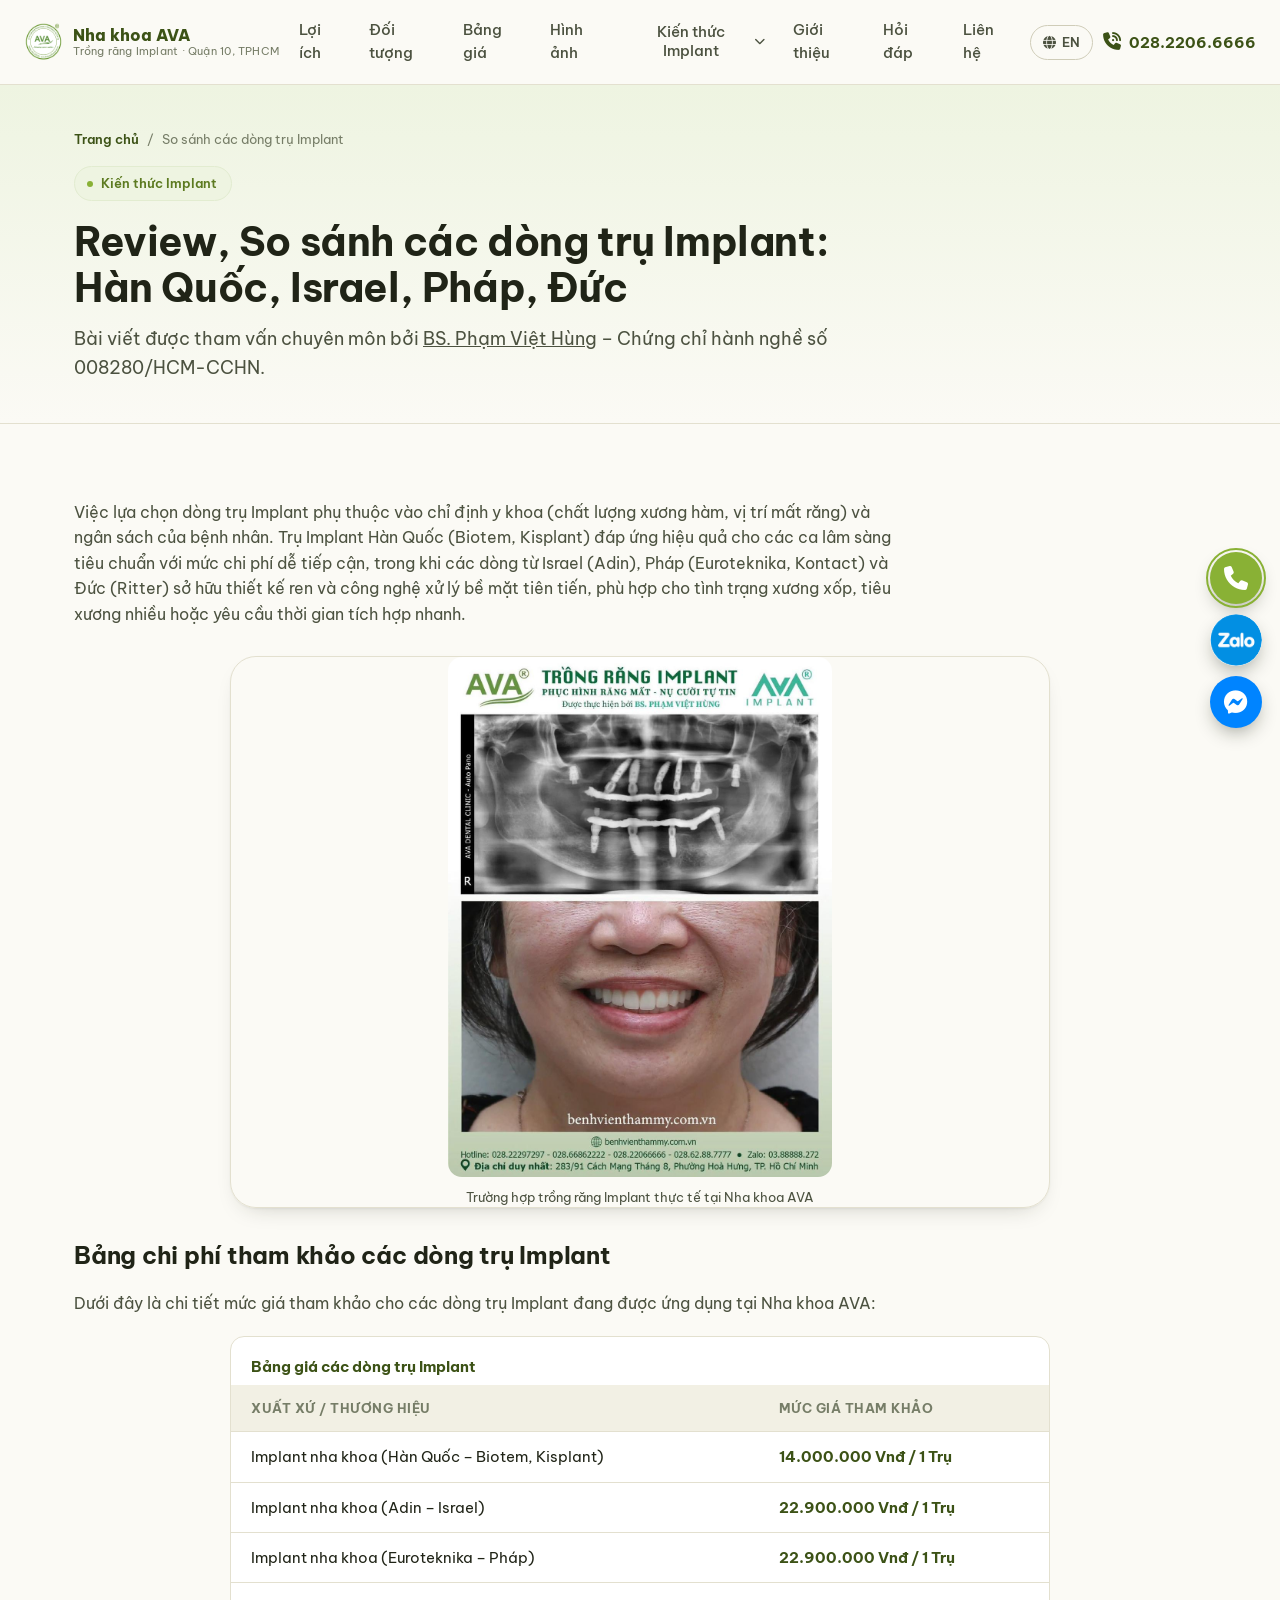
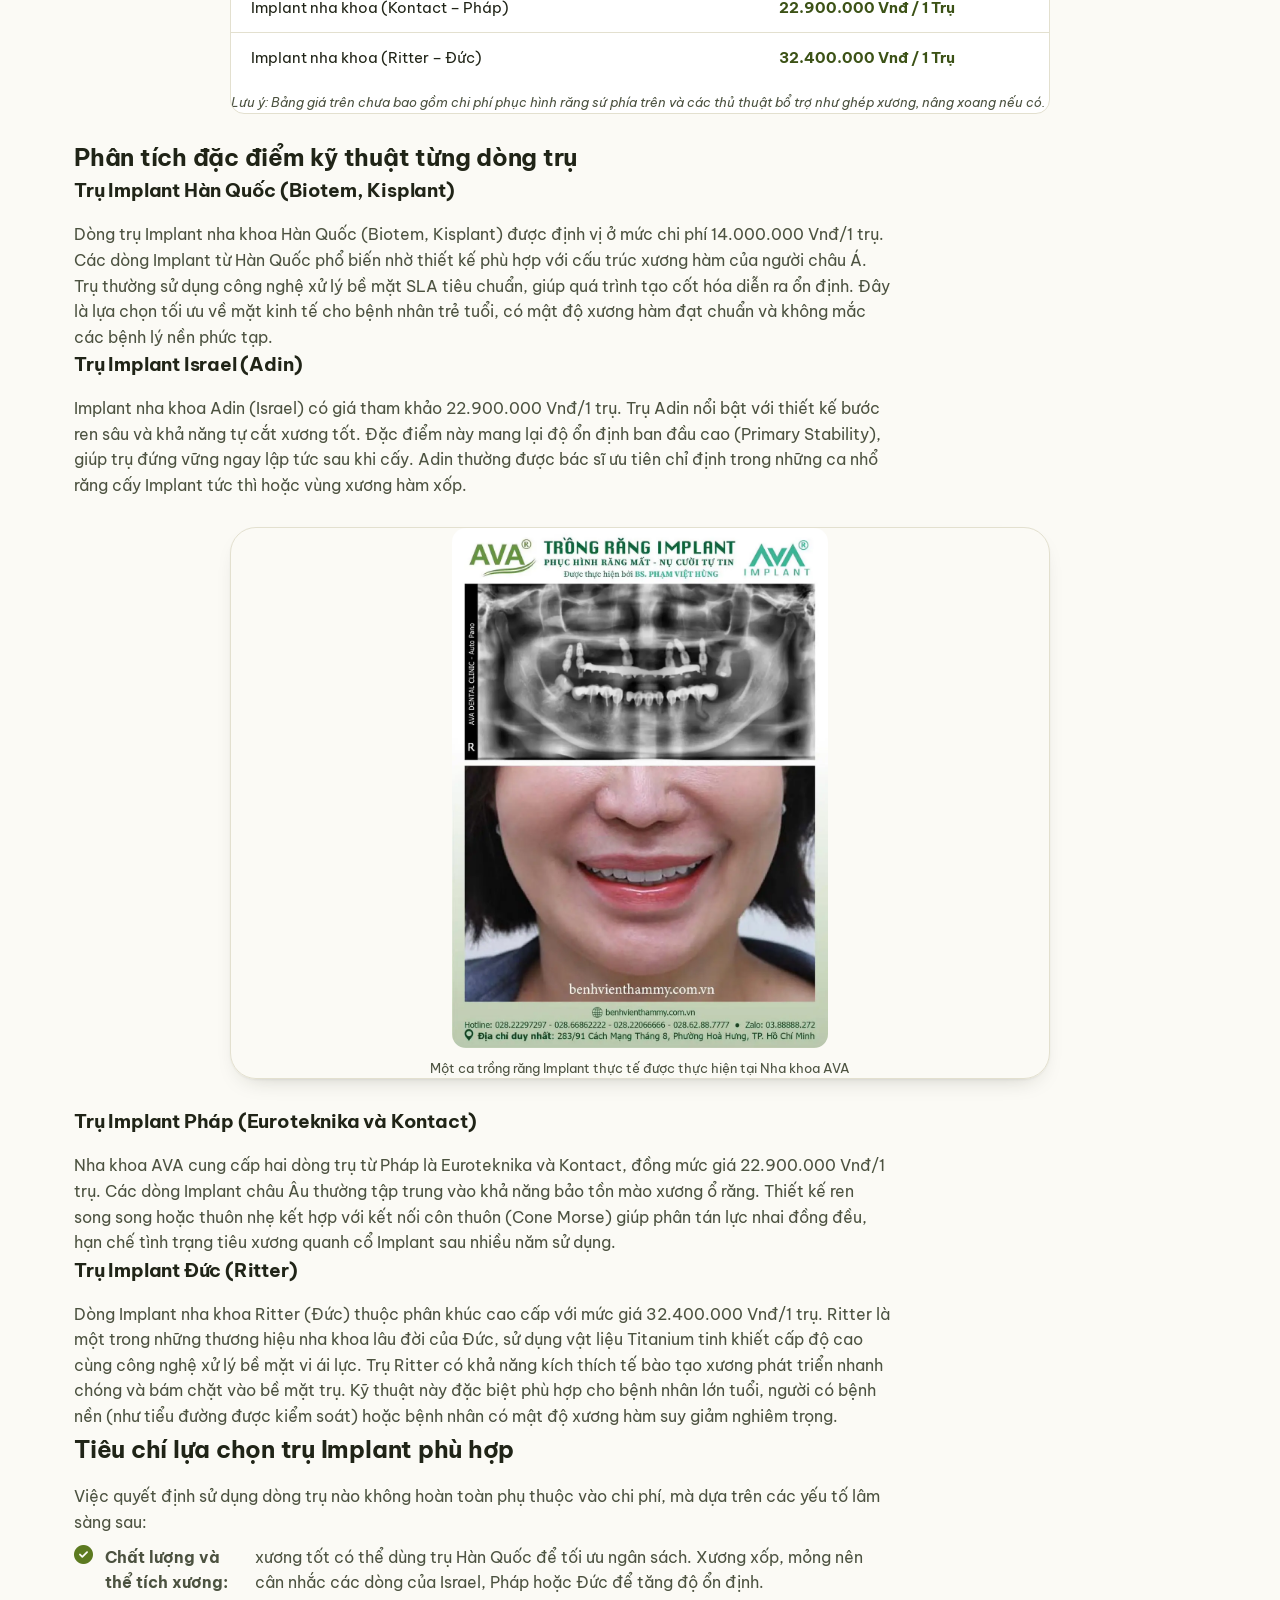
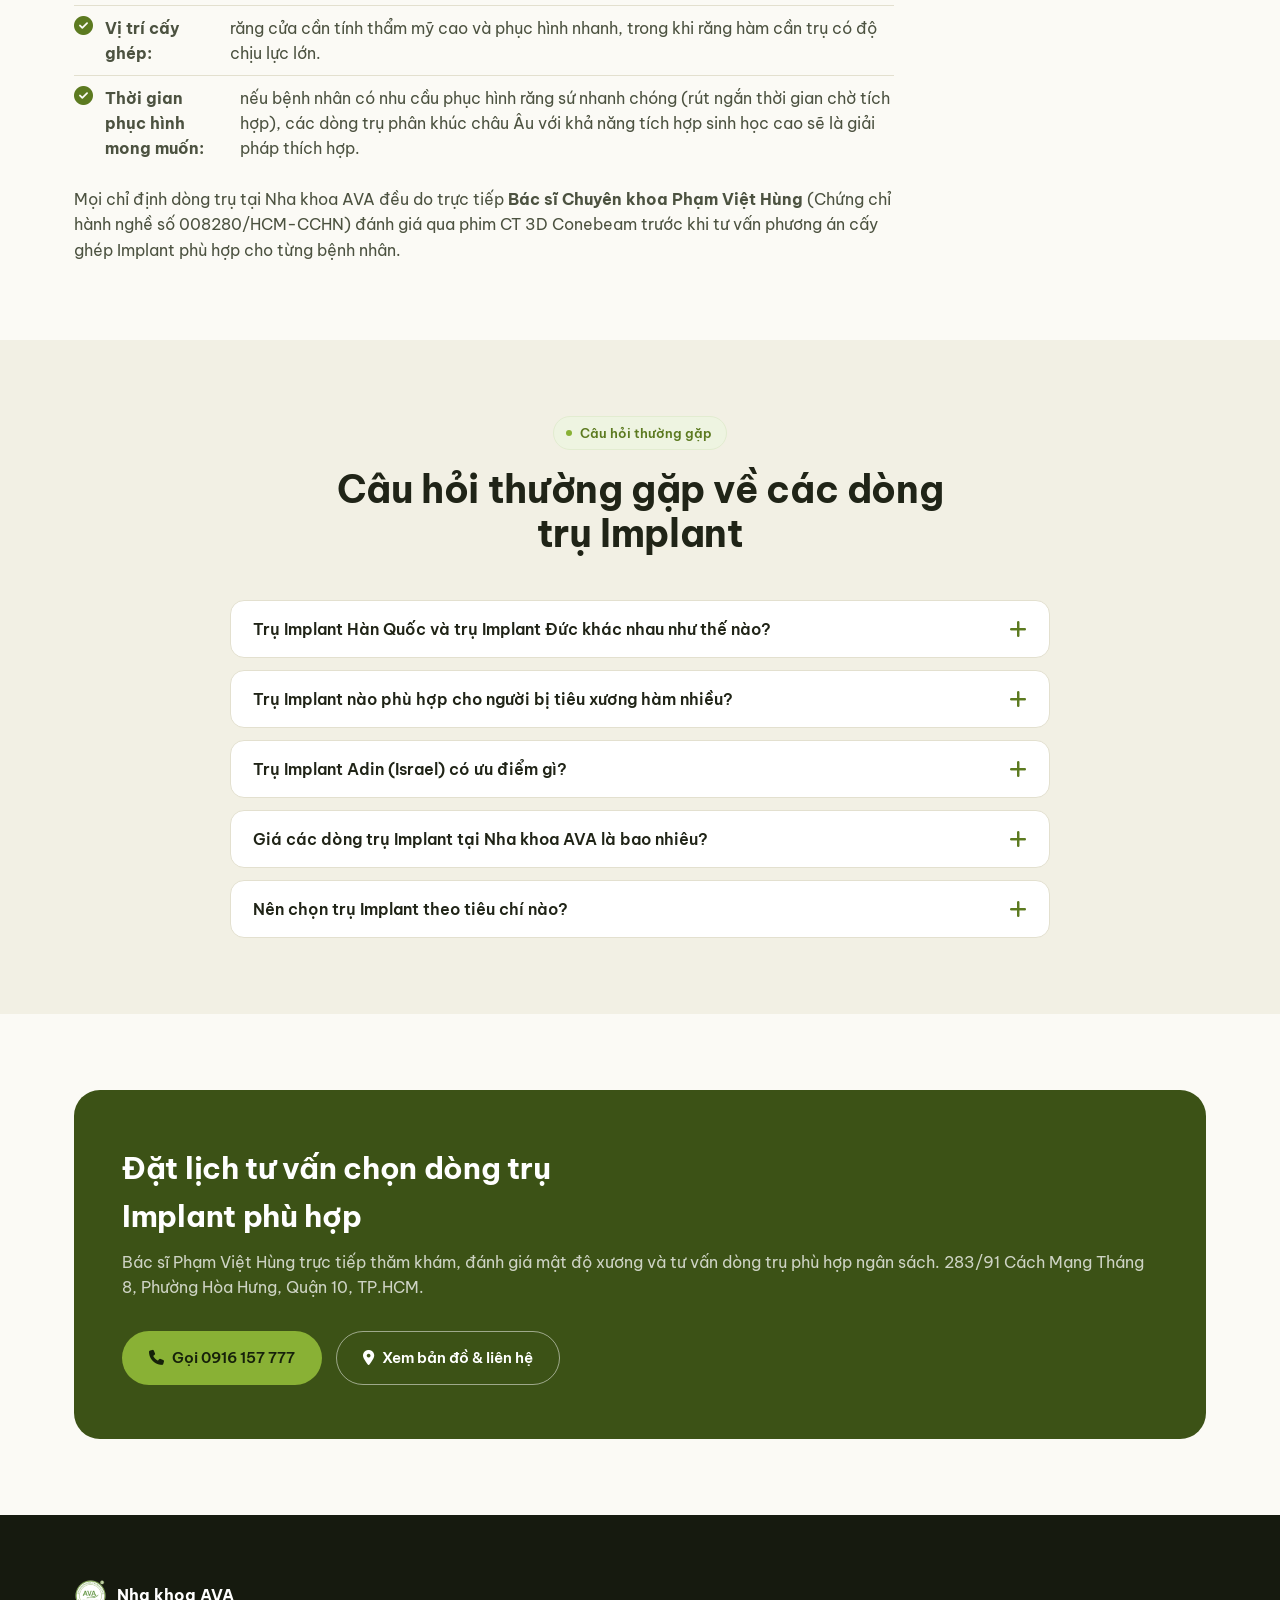
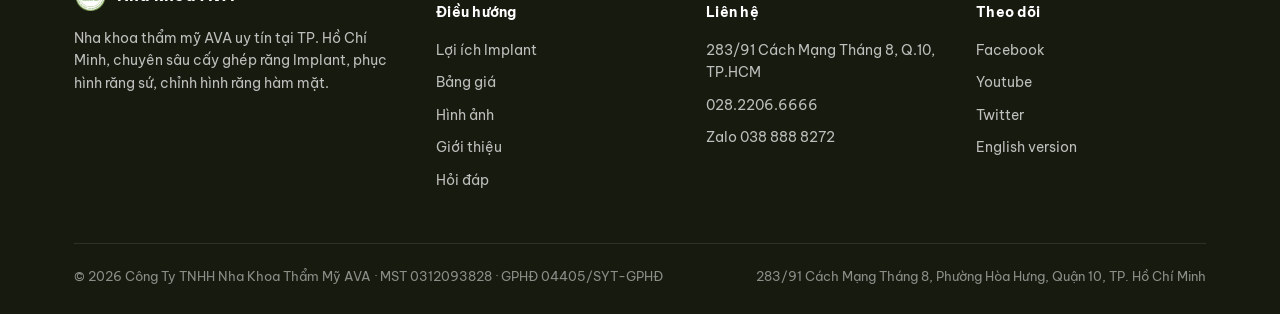
<file: so-sanh-cac-dong-tru-implant-han-quoc-israel-phap-duc.html>
<!DOCTYPE html>
<html lang="vi">
<head>
<meta charset="UTF-8">
<meta name="viewport" content="width=device-width, initial-scale=1, viewport-fit=cover">
<title>So Sánh Trụ Implant Hàn Quốc, Israel, Pháp, Đức | AVA</title>
<meta name="description" content="So sánh trụ Implant Hàn Quốc (Biotem, Kisplant), Israel (Adin), Pháp (Euroteknika, Kontact), Đức (Ritter): đặc điểm kỹ thuật, giá tham khảo tại Nha khoa AVA.">
<meta name="robots" content="index, follow">
<meta name="author" content="BS. Phạm Việt Hùng">
<link rel="canonical" href="https://caygheprangava.com/so-sanh-cac-dong-tru-implant-han-quoc-israel-phap-duc/">
<link rel="alternate" hreflang="vi" href="https://caygheprangava.com/so-sanh-cac-dong-tru-implant-han-quoc-israel-phap-duc/">
<link rel="alternate" hreflang="x-default" href="https://caygheprangava.com/so-sanh-cac-dong-tru-implant-han-quoc-israel-phap-duc/">

<meta property="og:type" content="article">
<meta property="og:locale" content="vi_VN">
<meta property="og:site_name" content="Nha khoa AVA">
<meta property="og:title" content="So Sánh Trụ Implant Hàn Quốc, Israel, Pháp, Đức | AVA">
<meta property="og:description" content="So sánh trụ Implant Hàn Quốc (Biotem, Kisplant), Israel (Adin), Pháp (Euroteknika, Kontact), Đức (Ritter): đặc điểm kỹ thuật, giá tham khảo tại Nha khoa AVA.">
<meta property="og:url" content="https://caygheprangava.com/so-sanh-cac-dong-tru-implant-han-quoc-israel-phap-duc/">
<meta property="og:image" content="https://caygheprangava.com/assets/images/gallery/trong-rang-implant-truoc-sau-ava-16.jpg">
<meta name="twitter:card" content="summary_large_image">
<meta name="twitter:title" content="So Sánh Trụ Implant Hàn Quốc, Israel, Pháp, Đức | AVA">
<meta name="twitter:description" content="So sánh trụ Implant Hàn Quốc (Biotem, Kisplant), Israel (Adin), Pháp (Euroteknika, Kontact), Đức (Ritter): đặc điểm kỹ thuật, giá tham khảo tại Nha khoa AVA.">
<meta name="twitter:image" content="https://caygheprangava.com/assets/images/gallery/trong-rang-implant-truoc-sau-ava-16.jpg">
<meta name="twitter:site" content="@NhaKhoaAVAdenta">

<link rel="icon" href="/favicon.ico" sizes="any">
<link rel="apple-touch-icon" href="/assets/images/logo/apple-touch-icon.png">
<link rel="stylesheet" href="/assets/css/style.css?v=20260927">
<link rel="preconnect" href="https://fonts.googleapis.com">
<link rel="preconnect" href="https://fonts.gstatic.com" crossorigin>
<link href="https://fonts.googleapis.com/css2?family=Be+Vietnam+Pro:wght@400;500;600;700;800&display=swap" rel="stylesheet">
<link rel="stylesheet" href="https://cdnjs.cloudflare.com/ajax/libs/font-awesome/6.5.1/css/all.min.css">

<!-- JSON-LD: Breadcrumb -->
<script type="application/ld+json">
{
  "@context": "https://schema.org",
  "@type": "BreadcrumbList",
  "itemListElement": [
    {
      "@type": "ListItem",
      "position": 1,
      "name": "Trang chủ",
      "item": "https://caygheprangava.com/"
    },
    {
      "@type": "ListItem",
      "position": 2,
      "name": "So sánh các dòng trụ Implant Hàn Quốc, Israel, Pháp, Đức",
      "item": "https://caygheprangava.com/so-sanh-cac-dong-tru-implant-han-quoc-israel-phap-duc/"
    }
  ]
}
</script>

<!-- JSON-LD: MedicalWebPage / Article -->
<script type="application/ld+json">
{
  "@context": "https://schema.org",
  "@type": "MedicalWebPage",
  "url": "https://caygheprangava.com/so-sanh-cac-dong-tru-implant-han-quoc-israel-phap-duc/",
  "name": "So Sánh Trụ Implant Hàn Quốc, Israel, Pháp, Đức | AVA",
  "description": "So sánh trụ Implant Hàn Quốc (Biotem, Kisplant), Israel (Adin), Pháp (Euroteknika, Kontact), Đức (Ritter): đặc điểm kỹ thuật, giá tham khảo tại Nha khoa AVA.",
  "inLanguage": "vi",
  "lastReviewed": "2026-09-26",
  "reviewedBy": {
    "@type": "Person",
    "name": "Phạm Việt Hùng",
    "honorificPrefix": "BS.",
    "url": "https://caygheprangava.com/bac-si-pham-viet-hung/",
    "identifier": {
      "@type": "PropertyValue",
      "name": "Chứng chỉ hành nghề",
      "value": "008280/HCM-CCHN"
    }
  },
  "author": {
    "@type": "Person",
    "name": "Phạm Việt Hùng",
    "url": "https://caygheprangava.com/bac-si-pham-viet-hung/"
  },
  "publisher": {
    "@type": "Dentist",
    "name": "Nha khoa AVA",
    "url": "https://caygheprangava.com/",
    "logo": {
      "@type": "ImageObject",
      "url": "https://caygheprangava.com/assets/images/logo/ava-logo.png"
    }
  },
  "about": [
    {
      "@type": "MedicalDevice",
      "name": "Trụ Implant Hàn Quốc (Biotem, Kisplant)"
    },
    {
      "@type": "MedicalDevice",
      "name": "Trụ Implant Adin (Israel)"
    },
    {
      "@type": "MedicalDevice",
      "name": "Trụ Implant Euroteknika, Kontact (Pháp)"
    },
    {
      "@type": "MedicalDevice",
      "name": "Trụ Implant Ritter (Đức)"
    }
  ],
  "mainEntityOfPage": "https://caygheprangava.com/so-sanh-cac-dong-tru-implant-han-quoc-israel-phap-duc/",
  "image": "https://caygheprangava.com/assets/images/gallery/trong-rang-implant-truoc-sau-ava-16.jpg"
}
</script>

<!-- JSON-LD: FAQPage -->
<script type="application/ld+json">
{
  "@context": "https://schema.org",
  "@type": "FAQPage",
  "mainEntity": [
    {
      "@type": "Question",
      "name": "Trụ Implant Hàn Quốc và trụ Implant Đức khác nhau như thế nào?",
      "acceptedAnswer": {
        "@type": "Answer",
        "text": "Trụ Implant Hàn Quốc (Biotem, Kisplant) dùng công nghệ xử lý bề mặt SLA tiêu chuẩn, phù hợp kinh tế cho bệnh nhân có mật độ xương hàm đạt chuẩn. Trụ Ritter (Đức) thuộc phân khúc cao cấp, dùng Titanium tinh khiết cấp độ cao và công nghệ xử lý bề mặt vi ái lực, kích thích tạo xương nhanh, phù hợp bệnh nhân lớn tuổi hoặc mật độ xương suy giảm nhiều."
      }
    },
    {
      "@type": "Question",
      "name": "Trụ Implant nào phù hợp cho người bị tiêu xương hàm nhiều?",
      "acceptedAnswer": {
        "@type": "Answer",
        "text": "Với xương xốp hoặc tiêu xương nhiều, nên cân nhắc các dòng trụ từ Israel (Adin), Pháp (Euroteknika, Kontact) hoặc Đức (Ritter) vì thiết kế ren và công nghệ xử lý bề mặt tiên tiến giúp tăng độ ổn định ban đầu và rút ngắn thời gian tích hợp."
      }
    },
    {
      "@type": "Question",
      "name": "Trụ Implant Adin (Israel) có ưu điểm gì?",
      "acceptedAnswer": {
        "@type": "Answer",
        "text": "Trụ Adin nổi bật với thiết kế bước ren sâu và khả năng tự cắt xương tốt, mang lại độ ổn định ban đầu cao ngay sau khi cấy. Trụ thường được ưu tiên chỉ định cho các ca nhổ răng cấy Implant tức thì hoặc vùng xương hàm xốp."
      }
    },
    {
      "@type": "Question",
      "name": "Giá các dòng trụ Implant tại Nha khoa AVA là bao nhiêu?",
      "acceptedAnswer": {
        "@type": "Answer",
        "text": "Trụ Implant Hàn Quốc (Biotem, Kisplant) có giá tham khảo 14.000.000 Vnđ/1 trụ; trụ Adin (Israel), Euroteknika và Kontact (Pháp) đồng giá 22.900.000 Vnđ/1 trụ; trụ Ritter (Đức) 32.400.000 Vnđ/1 trụ. Giá trên chưa gồm chi phí phục hình răng sứ phía trên và các thủ thuật bổ trợ như ghép xương, nâng xoang nếu có."
      }
    },
    {
      "@type": "Question",
      "name": "Nên chọn trụ Implant theo tiêu chí nào?",
      "acceptedAnswer": {
        "@type": "Answer",
        "text": "Việc chọn trụ không chỉ dựa vào chi phí mà cần dựa trên chất lượng và thể tích xương hàm, vị trí cấy ghép (răng cửa cần thẩm mỹ cao, răng hàm cần chịu lực lớn) và thời gian phục hình mong muốn. Bác sĩ sẽ tư vấn dòng trụ phù hợp sau khi đánh giá qua phim CT 3D Conebeam."
      }
    }
  ]
}
</script>
</head>
<body>

<!-- ================= HEADER ================= -->
<header class="site-header">
  <div class="header-row">
    <a href="/" class="brand">
      <img src="/assets/images/logo/ava-logo.png" alt="Logo Nha khoa AVA - Trồng răng Implant Quận 10 TPHCM" width="40" height="41">
      <span class="brand-text"><strong>Nha khoa AVA</strong><span>Trồng răng Implant · Quận 10, TPHCM</span></span>
    </a>
    <nav class="main-nav" aria-label="Điều hướng chính">
      <a href="/#loi-ich">Lợi ích</a>
      <a href="/#doi-tuong">Đối tượng</a>
      <a href="/bang-gia-trong-rang-implant/">Bảng giá</a>
      <a href="/hinh-anh-truoc-sau-trong-rang-implant/">Hình ảnh</a>
      <div class="nav-item has-dropdown">
        <button class="nav-dd-toggle" type="button" aria-expanded="false" aria-haspopup="true">Kiến thức Implant <i class="fa-solid fa-chevron-down"></i></button>
        <div class="nav-dropdown">
          <div class="nav-dropdown-inner">
          <a class="nav-article-card" href="/nang-xoang-ghep-xuong-nong-xuong-trong-cay-ghep-implant/">
            <picture><source srcset="/assets/images/kien-thuc/thumb-01-nang-xoang-ghep-xuong.webp" type="image/webp"><img src="/assets/images/kien-thuc/thumb-01-nang-xoang-ghep-xuong.jpg" alt="Nâng xoang, Ghép xương, Nong xương là gì?" loading="lazy" width="240" height="132"></picture>
            <span><span class="nac-title">Nâng xoang, Ghép xương, Nong xương là gì?</span><span class="nac-desc">Khi nào cần ghép xương, nâng xoang trước khi trồng Implant, có đau không, bảng giá tham khảo.</span></span>
          </a>
          <a class="nav-article-card" href="/trong-rang-implant-toan-ham-all-on-4-va-all-on-6/">
            <picture><source srcset="/assets/images/kien-thuc/thumb-02-all-on-4-6.webp" type="image/webp"><img src="/assets/images/kien-thuc/thumb-02-all-on-4-6.jpg" alt="Trồng Implant toàn hàm All-on-4, All-on-6" loading="lazy" width="240" height="132"></picture>
            <span><span class="nac-title">Trồng Implant toàn hàm All-on-4, All-on-6</span><span class="nac-desc">So sánh kỹ thuật All-on-4, All-on-6, ưu điểm so với hàm tháo lắp và chi phí phục hình.</span></span>
          </a>
          <a class="nav-article-card" href="/so-sanh-cac-dong-tru-implant-han-quoc-israel-phap-duc/">
            <picture><source srcset="/assets/images/kien-thuc/thumb-03-so-sanh-tru-implant.webp" type="image/webp"><img src="/assets/images/kien-thuc/thumb-03-so-sanh-tru-implant.jpg" alt="So sánh các dòng trụ Implant" loading="lazy" width="240" height="132"></picture>
            <span><span class="nac-title">So sánh các dòng trụ Implant</span><span class="nac-desc">Hàn Quốc, Israel, Pháp, Đức: đặc điểm kỹ thuật và giá tham khảo từng dòng trụ.</span></span>
          </a>
          </div>
        </div>
      </div>
      <a href="/gioi-thieu/">Giới thiệu</a>
      <a href="/#faq">Hỏi đáp</a>
      <a href="/#lien-he">Liên hệ</a>
    </nav>
    <div class="header-actions">
      <a class="lang-switch" href="/en/" hreflang="en"><i class="fa-solid fa-globe"></i> EN</a>
      <a class="header-hotline" href="tel:02822066666"><i class="fa-solid fa-phone-volume"></i> <span>028.2206.6666</span></a>
      <button class="nav-toggle" aria-label="Mở menu" aria-expanded="false"><i class="fa-solid fa-bars"></i></button>
    </div>
  </div>
</header>

<!-- ================= PAGE HERO ================= -->
<section class="page-hero">
  <div class="container">
    <div class="breadcrumb"><a href="/">Trang chủ</a><span>/</span><span>So sánh các dòng trụ Implant</span></div>
    <span class="kicker"><span class="dot"></span>Kiến thức Implant</span>
    <h1>Review, So sánh các dòng trụ Implant: Hàn Quốc, Israel, Pháp, Đức</h1>
    <p class="hero-sub">Bài viết được tham vấn chuyên môn bởi <a href="https://caygheprangava.com/bac-si-pham-viet-hung/" style="color:inherit;text-decoration:underline">BS. Phạm Việt Hùng</a> – Chứng chỉ hành nghề số 008280/HCM-CCHN.</p>
  </div>
</section>

<!-- ================= NỘI DUNG ================= -->
<section class="section">
  <div class="container">
    <div class="about-body" style="max-width:820px">
      <p class="answer-first">Việc lựa chọn dòng trụ Implant phụ thuộc vào chỉ định y khoa (chất lượng xương hàm, vị trí mất răng) và ngân sách của bệnh nhân. Trụ Implant Hàn Quốc (Biotem, Kisplant) đáp ứng hiệu quả cho các ca lâm sàng tiêu chuẩn với mức chi phí dễ tiếp cận, trong khi các dòng từ Israel (Adin), Pháp (Euroteknika, Kontact) và Đức (Ritter) sở hữu thiết kế ren và công nghệ xử lý bề mặt tiên tiến, phù hợp cho tình trạng xương xốp, tiêu xương nhiều hoặc yêu cầu thời gian tích hợp nhanh.</p>
    </div>

    <div class="about-media" style="max-width:820px;margin:28px auto">
      <picture>
        
        <img src="/assets/images/gallery/trong-rang-implant-truoc-sau-ava-16.jpg" alt="Phim X-quang toàn cảnh trụ Implant tại Nha khoa AVA" width="1000" height="1300" loading="eager" style="max-height:520px;width:auto;margin:0 auto;display:block;border-radius:var(--radius-md)">
      </picture>
      <p style="text-align:center;font-size:13px;color:var(--ink-soft);margin-top:10px">Trường hợp trồng răng Implant thực tế tại Nha khoa AVA</p>
    </div>

    <div class="about-body" style="max-width:820px">
      <h2>Bảng chi phí tham khảo các dòng trụ Implant</h2>
      <p>Dưới đây là chi tiết mức giá tham khảo cho các dòng trụ Implant đang được ứng dụng tại Nha khoa AVA:</p>
    </div>

    <div class="price-table-wrap" style="max-width:820px;margin:20px auto 0">
      <table class="price-table">
        <caption>Bảng giá các dòng trụ Implant</caption>
        <thead><tr><th>Xuất xứ / Thương hiệu</th><th>Mức giá tham khảo</th></tr></thead>
        <tbody>
          <tr><td>Implant nha khoa (Hàn Quốc – Biotem, Kisplant)</td><td class="price">14.000.000 Vnđ / 1 Trụ</td></tr>
          <tr><td>Implant nha khoa (Adin – Israel)</td><td class="price">22.900.000 Vnđ / 1 Trụ</td></tr>
          <tr><td>Implant nha khoa (Euroteknika – Pháp)</td><td class="price">22.900.000 Vnđ / 1 Trụ</td></tr>
          <tr><td>Implant nha khoa (Kontact – Pháp)</td><td class="price">22.900.000 Vnđ / 1 Trụ</td></tr>
          <tr><td>Implant nha khoa (Ritter – Đức)</td><td class="price">32.400.000 Vnđ / 1 Trụ</td></tr>
        </tbody>
      </table>
      <p style="font-size:13px;color:var(--ink-soft);margin-top:10px"><em>Lưu ý: Bảng giá trên chưa bao gồm chi phí <a href="https://caygheprangava.com/bang-gia-trong-rang-implant/">phục hình răng sứ phía trên</a> và các thủ thuật bổ trợ như <a href="https://caygheprangava.com/nang-xoang-ghep-xuong-nong-xuong-trong-cay-ghep-implant/">ghép xương, nâng xoang</a> nếu có.</em></p>
    </div>

    <div class="about-body" style="max-width:820px;margin-top:24px">
      <h2>Phân tích đặc điểm kỹ thuật từng dòng trụ</h2>

      <h3>Trụ Implant Hàn Quốc (Biotem, Kisplant)</h3>
      <p>Dòng trụ Implant nha khoa Hàn Quốc (Biotem, Kisplant) được định vị ở mức chi phí 14.000.000 Vnđ/1 trụ. Các dòng Implant từ Hàn Quốc phổ biến nhờ thiết kế phù hợp với cấu trúc xương hàm của người châu Á. Trụ thường sử dụng công nghệ xử lý bề mặt SLA tiêu chuẩn, giúp quá trình tạo cốt hóa diễn ra ổn định. Đây là lựa chọn tối ưu về mặt kinh tế cho bệnh nhân trẻ tuổi, có mật độ xương hàm đạt chuẩn và không mắc các bệnh lý nền phức tạp.</p>

      <h3>Trụ Implant Israel (Adin)</h3>
      <p>Implant nha khoa Adin (Israel) có giá tham khảo 22.900.000 Vnđ/1 trụ. Trụ Adin nổi bật với thiết kế bước ren sâu và khả năng tự cắt xương tốt. Đặc điểm này mang lại độ ổn định ban đầu cao (Primary Stability), giúp trụ đứng vững ngay lập tức sau khi cấy. Adin thường được bác sĩ ưu tiên chỉ định trong những ca nhổ răng cấy Implant tức thì hoặc vùng xương hàm xốp.</p>
    </div>

    <div class="about-media" style="max-width:820px;margin:28px auto">
      <picture>
        <source srcset="/assets/images/gallery/trong-rang-implant-truoc-sau-ava-17.webp" type="image/webp">
        <img src="/assets/images/gallery/trong-rang-implant-truoc-sau-ava-17.jpg" alt="Kết quả trồng răng Implant thực tế tại Nha khoa AVA" width="1000" height="1300" loading="lazy" style="max-height:520px;width:auto;margin:0 auto;display:block;border-radius:var(--radius-md)">
      </picture>
      <p style="text-align:center;font-size:13px;color:var(--ink-soft);margin-top:10px">Một ca trồng răng Implant thực tế được thực hiện tại Nha khoa AVA</p>
    </div>

    <div class="about-body" style="max-width:820px">
      <h3>Trụ Implant Pháp (Euroteknika và Kontact)</h3>
      <p>Nha khoa AVA cung cấp hai dòng trụ từ Pháp là Euroteknika và Kontact, đồng mức giá 22.900.000 Vnđ/1 trụ. Các dòng Implant châu Âu thường tập trung vào khả năng bảo tồn mào xương ổ răng. Thiết kế ren song song hoặc thuôn nhẹ kết hợp với kết nối côn thuôn (Cone Morse) giúp phân tán lực nhai đồng đều, hạn chế tình trạng tiêu xương quanh cổ Implant sau nhiều năm sử dụng.</p>

      <h3>Trụ Implant Đức (Ritter)</h3>
      <p>Dòng Implant nha khoa Ritter (Đức) thuộc phân khúc cao cấp với mức giá 32.400.000 Vnđ/1 trụ. Ritter là một trong những thương hiệu nha khoa lâu đời của Đức, sử dụng vật liệu Titanium tinh khiết cấp độ cao cùng công nghệ xử lý bề mặt vi ái lực. Trụ Ritter có khả năng kích thích tế bào tạo xương phát triển nhanh chóng và bám chặt vào bề mặt trụ. Kỹ thuật này đặc biệt phù hợp cho bệnh nhân lớn tuổi, người có bệnh nền (như tiểu đường được kiểm soát) hoặc bệnh nhân có mật độ xương hàm suy giảm nghiêm trọng.</p>

      <h2>Tiêu chí lựa chọn trụ Implant phù hợp</h2>
      <p>Việc quyết định sử dụng dòng trụ nào không hoàn toàn phụ thuộc vào chi phí, mà dựa trên các yếu tố lâm sàng sau:</p>
      <ul class="check-list">
      <li><i class="fa-solid fa-circle-check"></i> <strong>Chất lượng và thể tích xương:</strong> xương tốt có thể dùng trụ Hàn Quốc để tối ưu ngân sách. Xương xốp, mỏng nên cân nhắc các dòng của Israel, Pháp hoặc Đức để tăng độ ổn định.</li>
      <li><i class="fa-solid fa-circle-check"></i> <strong>Vị trí cấy ghép:</strong> răng cửa cần tính thẩm mỹ cao và phục hình nhanh, trong khi răng hàm cần trụ có độ chịu lực lớn.</li>
      <li><i class="fa-solid fa-circle-check"></i> <strong>Thời gian phục hình mong muốn:</strong> nếu bệnh nhân có nhu cầu phục hình răng sứ nhanh chóng (rút ngắn thời gian chờ tích hợp), các dòng trụ phân khúc châu Âu với khả năng tích hợp sinh học cao sẽ là giải pháp thích hợp.</li>
      </ul>
      <p>Mọi chỉ định dòng trụ tại Nha khoa AVA đều do trực tiếp <a href="https://caygheprangava.com/bac-si-pham-viet-hung/"><strong>Bác sĩ Chuyên khoa Phạm Việt Hùng</strong></a> (Chứng chỉ hành nghề số 008280/HCM-CCHN) đánh giá qua phim CT 3D Conebeam trước khi tư vấn phương án <a href="/">cấy ghép Implant</a> phù hợp cho từng bệnh nhân.</p>
    </div>
  </div>
</section>

<!-- ================= FAQ ================= -->
<section class="section section-alt">
  <div class="container">
    <div class="section-head center">
      <span class="kicker"><span class="dot"></span>Câu hỏi thường gặp</span>
      <h2>Câu hỏi thường gặp về các dòng trụ Implant</h2>
    </div>
    <div class="faq-list" style="max-width:820px;margin:0 auto">
      <div class="faq-item">
        <h3 class="faq-h"><button class="faq-q" aria-expanded="false" aria-controls="art3-faq-1">Trụ Implant Hàn Quốc và trụ Implant Đức khác nhau như thế nào? <i class="fa-solid fa-plus"></i></button></h3>
        <div class="faq-a" id="art3-faq-1" role="region"><div class="faq-a-inner">Trụ Implant Hàn Quốc (Biotem, Kisplant) dùng công nghệ xử lý bề mặt SLA tiêu chuẩn, phù hợp kinh tế cho bệnh nhân có mật độ xương hàm đạt chuẩn. Trụ Ritter (Đức) thuộc phân khúc cao cấp, dùng Titanium tinh khiết cấp độ cao và công nghệ xử lý bề mặt vi ái lực, kích thích tạo xương nhanh, phù hợp bệnh nhân lớn tuổi hoặc mật độ xương suy giảm nhiều.</div></div>
      </div>
      <div class="faq-item">
        <h3 class="faq-h"><button class="faq-q" aria-expanded="false" aria-controls="art3-faq-2">Trụ Implant nào phù hợp cho người bị tiêu xương hàm nhiều? <i class="fa-solid fa-plus"></i></button></h3>
        <div class="faq-a" id="art3-faq-2" role="region"><div class="faq-a-inner">Với xương xốp hoặc tiêu xương nhiều, nên cân nhắc các dòng trụ từ Israel (Adin), Pháp (Euroteknika, Kontact) hoặc Đức (Ritter) vì thiết kế ren và công nghệ xử lý bề mặt tiên tiến giúp tăng độ ổn định ban đầu và rút ngắn thời gian tích hợp.</div></div>
      </div>
      <div class="faq-item">
        <h3 class="faq-h"><button class="faq-q" aria-expanded="false" aria-controls="art3-faq-3">Trụ Implant Adin (Israel) có ưu điểm gì? <i class="fa-solid fa-plus"></i></button></h3>
        <div class="faq-a" id="art3-faq-3" role="region"><div class="faq-a-inner">Trụ Adin nổi bật với thiết kế bước ren sâu và khả năng tự cắt xương tốt, mang lại độ ổn định ban đầu cao ngay sau khi cấy. Trụ thường được ưu tiên chỉ định cho các ca nhổ răng cấy Implant tức thì hoặc vùng xương hàm xốp.</div></div>
      </div>
      <div class="faq-item">
        <h3 class="faq-h"><button class="faq-q" aria-expanded="false" aria-controls="art3-faq-4">Giá các dòng trụ Implant tại Nha khoa AVA là bao nhiêu? <i class="fa-solid fa-plus"></i></button></h3>
        <div class="faq-a" id="art3-faq-4" role="region"><div class="faq-a-inner">Trụ Implant Hàn Quốc (Biotem, Kisplant) có giá tham khảo 14.000.000 Vnđ/1 trụ; trụ Adin (Israel), Euroteknika và Kontact (Pháp) đồng giá 22.900.000 Vnđ/1 trụ; trụ Ritter (Đức) 32.400.000 Vnđ/1 trụ. Giá trên chưa gồm chi phí phục hình răng sứ phía trên và các thủ thuật bổ trợ như ghép xương, nâng xoang nếu có.</div></div>
      </div>
      <div class="faq-item">
        <h3 class="faq-h"><button class="faq-q" aria-expanded="false" aria-controls="art3-faq-5">Nên chọn trụ Implant theo tiêu chí nào? <i class="fa-solid fa-plus"></i></button></h3>
        <div class="faq-a" id="art3-faq-5" role="region"><div class="faq-a-inner">Việc chọn trụ không chỉ dựa vào chi phí mà cần dựa trên chất lượng và thể tích xương hàm, vị trí cấy ghép (răng cửa cần thẩm mỹ cao, răng hàm cần chịu lực lớn) và thời gian phục hình mong muốn. Bác sĩ sẽ tư vấn dòng trụ phù hợp sau khi đánh giá qua phim CT 3D Conebeam.</div></div>
      </div>
    </div>
  </div>
</section>

<!-- ================= CTA ================= -->
<section class="section">
  <div class="container">
    <div class="cta-banner">
      <div>
        <h2>Đặt lịch tư vấn chọn dòng trụ Implant phù hợp</h2>
        <p>Bác sĩ Phạm Việt Hùng trực tiếp thăm khám, đánh giá mật độ xương và tư vấn dòng trụ phù hợp ngân sách. 283/91 Cách Mạng Tháng 8, Phường Hòa Hưng, Quận 10, TP.HCM.</p>
      </div>
      <div class="cta-actions">
        <a href="tel:0916157777" class="btn btn-primary"><i class="fa-solid fa-phone"></i> Gọi 0916 157 777</a>
        <a href="/#lien-he" class="btn btn-ghost-light"><i class="fa-solid fa-location-dot"></i> Xem bản đồ &amp; liên hệ</a>
      </div>
    </div>
  </div>
</section>

<!-- ================= FOOTER ================= -->
<footer class="site-footer">
  <div class="container">
    <div class="footer-grid">
      <div>
        <div class="footer-brand"><img src="/assets/images/logo/ava-logo.png" alt="Logo Nha khoa AVA"><strong>Nha khoa AVA</strong></div>
        <p>Nha khoa thẩm mỹ AVA uy tín tại TP. Hồ Chí Minh, chuyên sâu cấy ghép răng Implant, phục hình răng sứ, chỉnh hình răng hàm mặt.</p>
      </div>
      <div>
        <h5>Điều hướng</h5>
        <ul><li><a href="/#loi-ich">Lợi ích Implant</a></li><li><a href="/bang-gia-trong-rang-implant/">Bảng giá</a></li><li><a href="/hinh-anh-truoc-sau-trong-rang-implant/">Hình ảnh</a></li><li><a href="/gioi-thieu/">Giới thiệu</a></li><li><a href="/#faq">Hỏi đáp</a></li></ul>
      </div>
      <div>
        <h5>Liên hệ</h5>
        <ul>
          <li>283/91 Cách Mạng Tháng 8, Q.10, TP.HCM</li>
          <li><a href="tel:02822066666">028.2206.6666</a></li>
          <li><a href="https://zalo.me/0388888272">Zalo 038 888 8272</a></li>
        </ul>
      </div>
      <div>
        <h5>Theo dõi</h5>
        <ul>
          <li><a href="https://www.facebook.com/NhaKhoaAVA/" target="_blank" rel="noopener">Facebook</a></li>
          <li><a href="http://www.youtube.com/@NhaKhoaAVA" target="_blank" rel="noopener">Youtube</a></li>
          <li><a href="https://twitter.com/NhaKhoaAVAdenta" target="_blank" rel="noopener">Twitter</a></li>
          <li><a href="/en/" hreflang="en">English version</a></li>
        </ul>
      </div>
    </div>
    <div class="footer-bottom">
      <span>© 2026 Công Ty TNHH Nha Khoa Thẩm Mỹ AVA · MST 0312093828 · GPHĐ 04405/SYT-GPHĐ</span>
      <span>283/91 Cách Mạng Tháng 8, Phường Hòa Hưng, Quận 10, TP. Hồ Chí Minh</span>
    </div>
  </div>
</footer>

<!-- ================= FLOATING SIDEBAR ================= -->
<div class="float-sidebar" aria-label="Liên hệ nhanh">
  <a href="tel:02822066666" class="fs-hotline" aria-label="Gọi hotline"><span class="fs-ping"></span><i class="fa-solid fa-phone"></i><span class="fs-label">Gọi Hotline</span></a>
  <a href="https://zalo.me/0388888272" target="_blank" rel="noopener" class="fs-zalo" aria-label="Chat Zalo"><img src="/assets/images/logo/zalo-icon-128.png" alt="Zalo"><span class="fs-label">Chat Zalo</span></a>
  <a href="https://m.me/NhaKhoaAVA" target="_blank" rel="noopener" class="fs-messenger" aria-label="Chat Facebook Messenger"><i class="fa-brands fa-facebook-messenger" style="font-family:'Font Awesome 6 Brands'"></i><span class="fs-label">Chat Facebook</span></a>
  <button class="fs-top" aria-label="Lên đầu trang"><i class="fa-solid fa-arrow-up"></i></button>
</div>

<script src="/assets/js/main.js?v=20260927"></script>
</body>
</html>
</file>
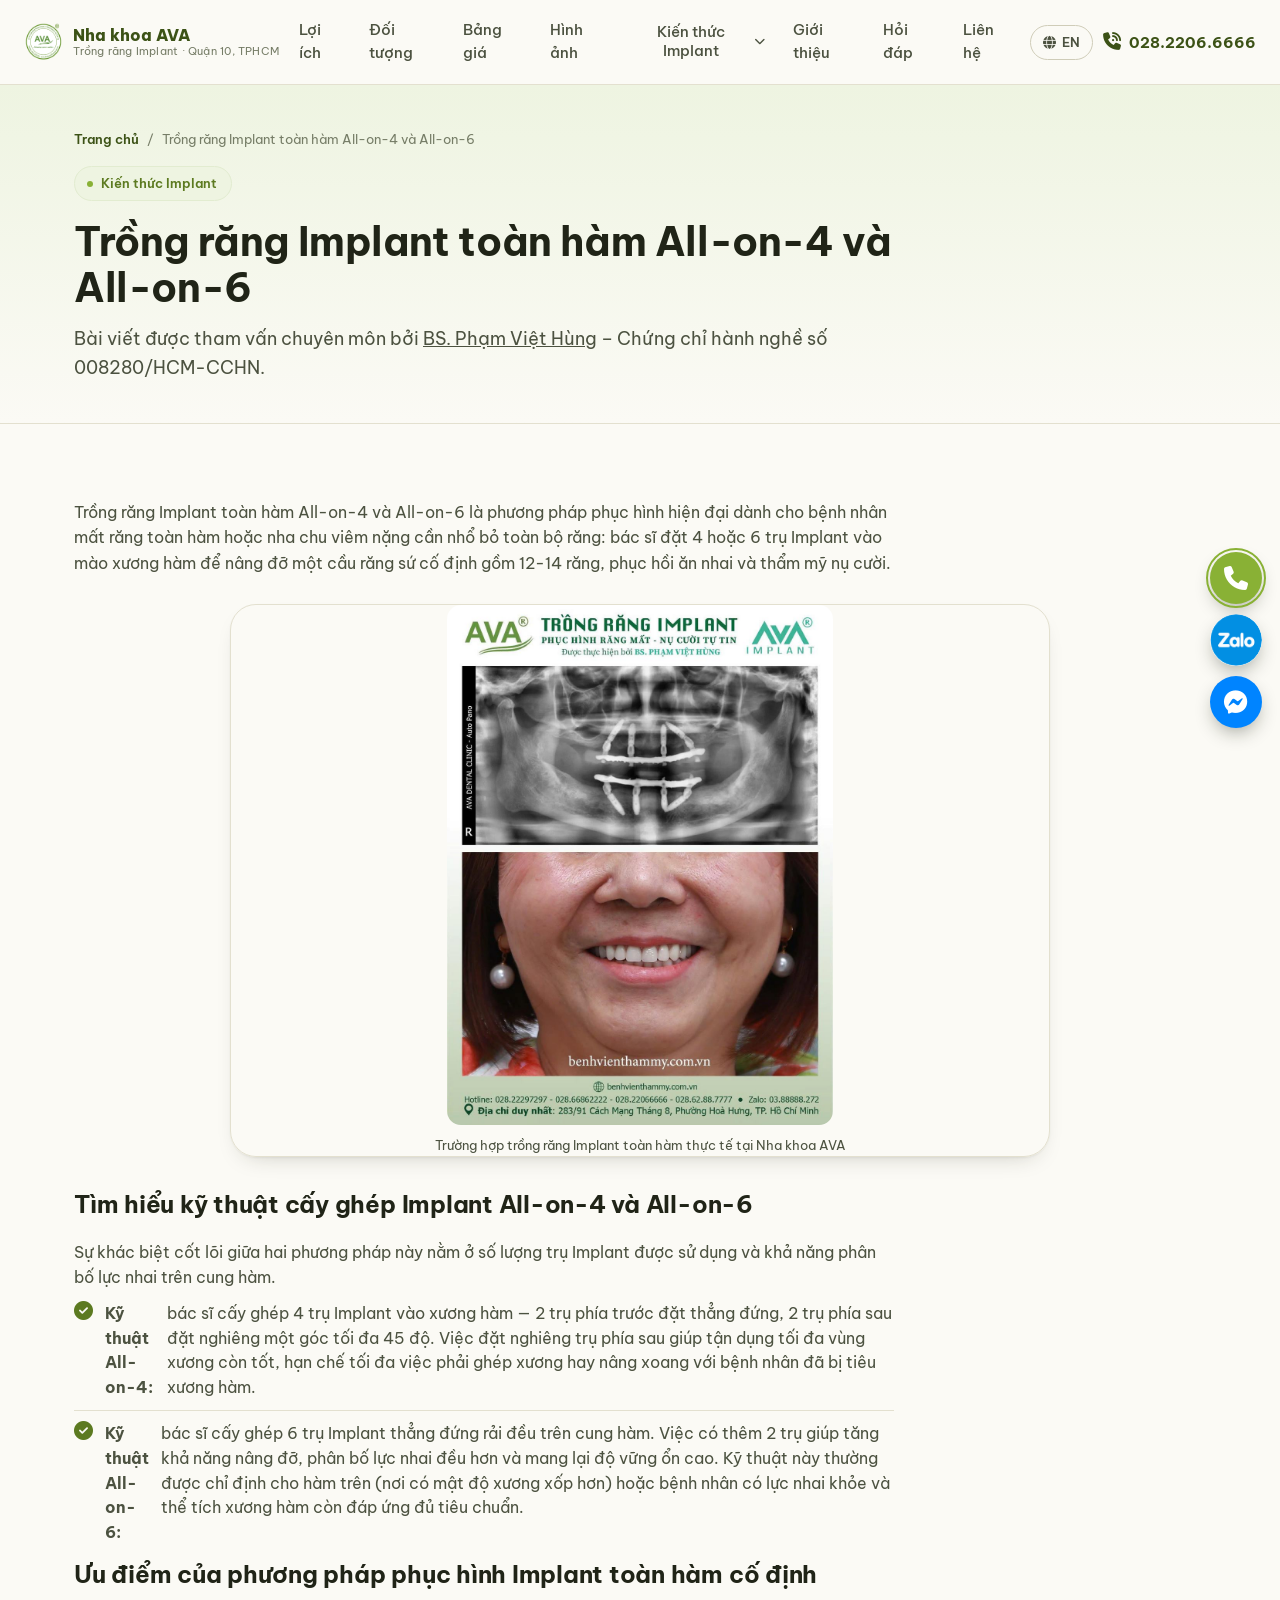
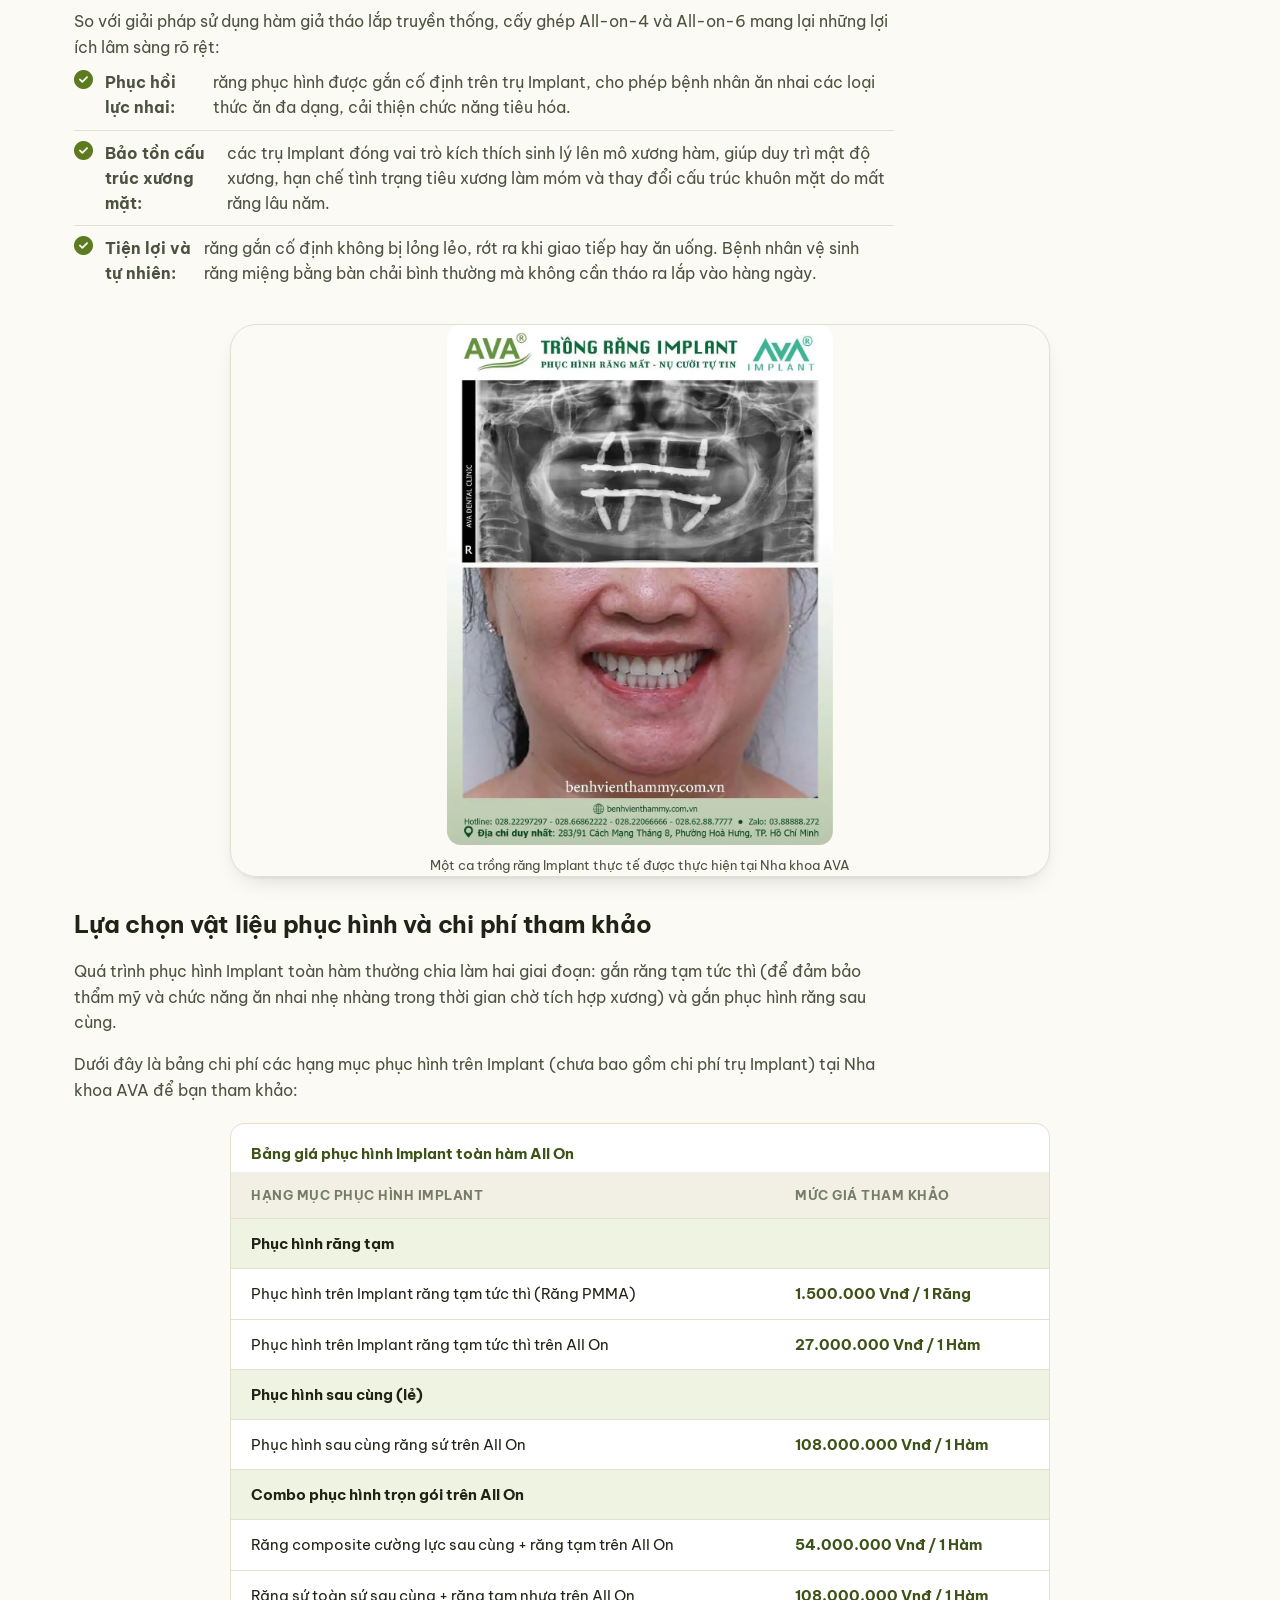
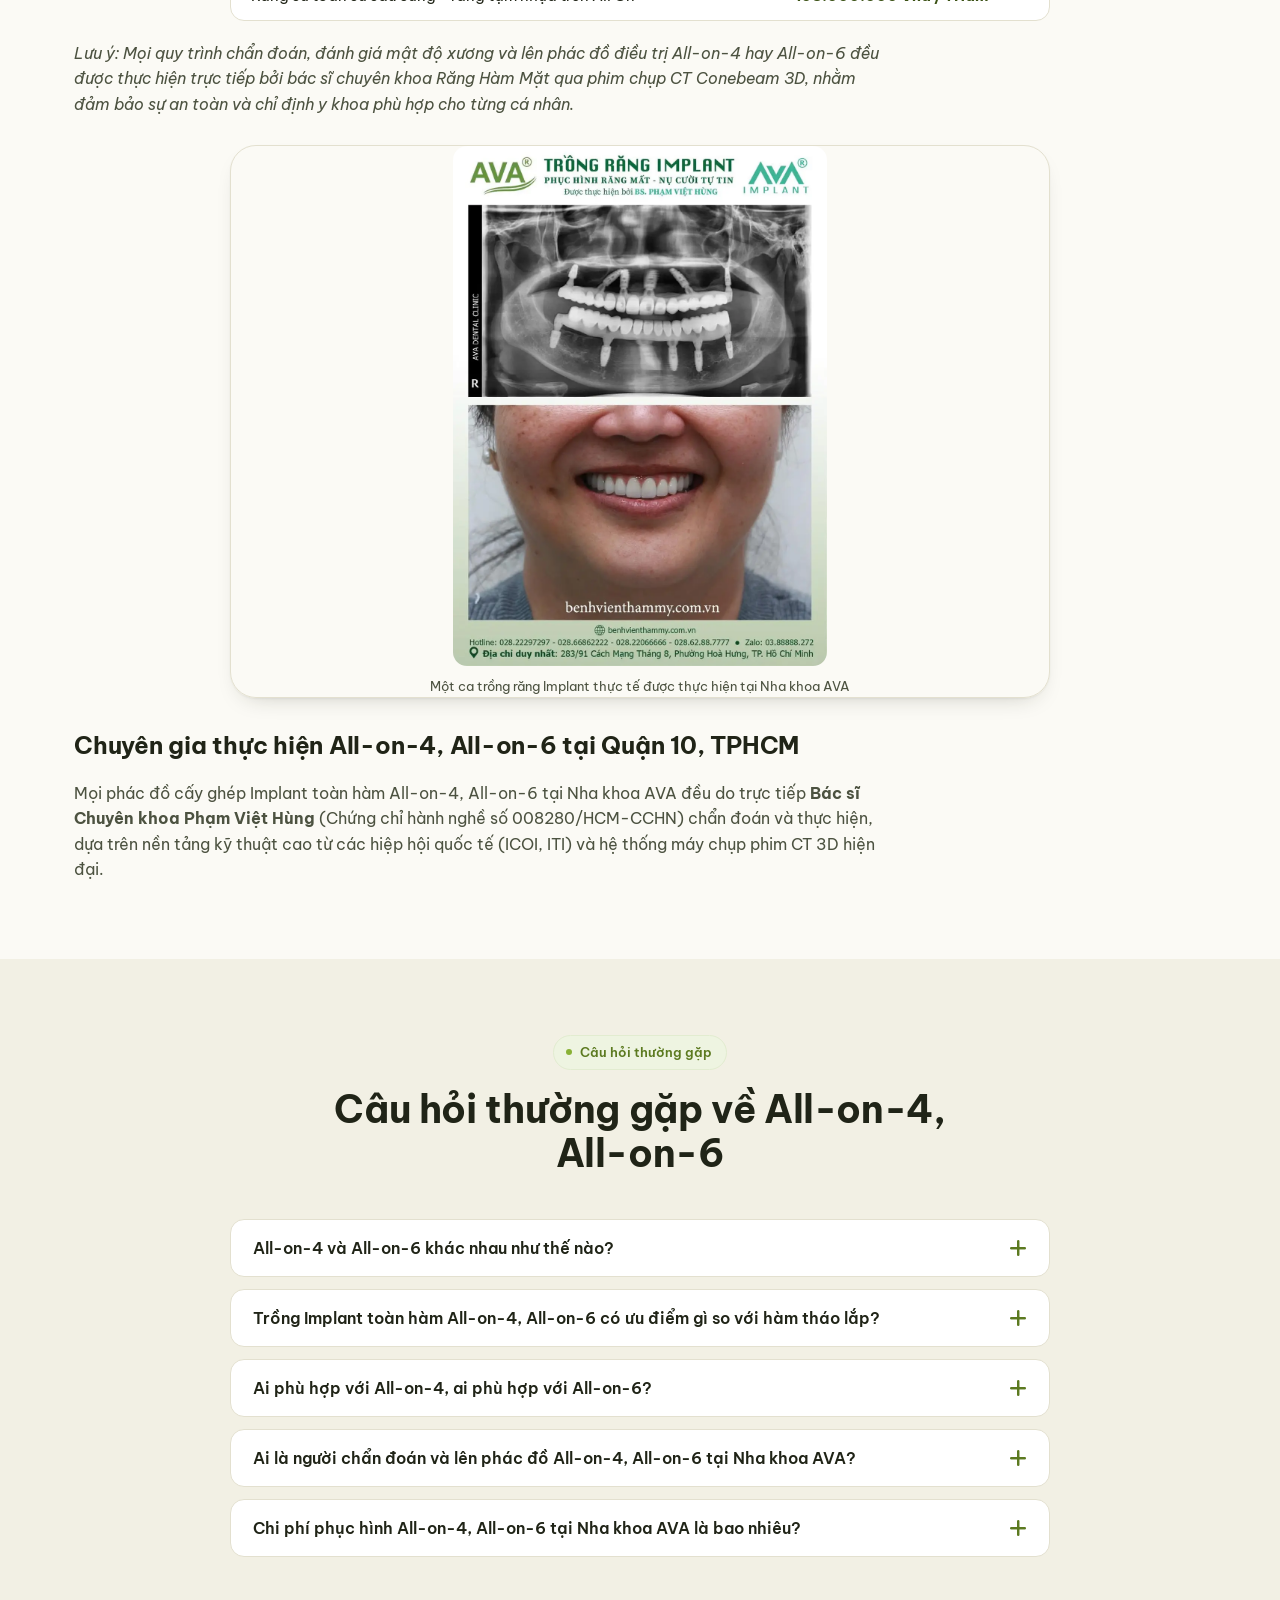
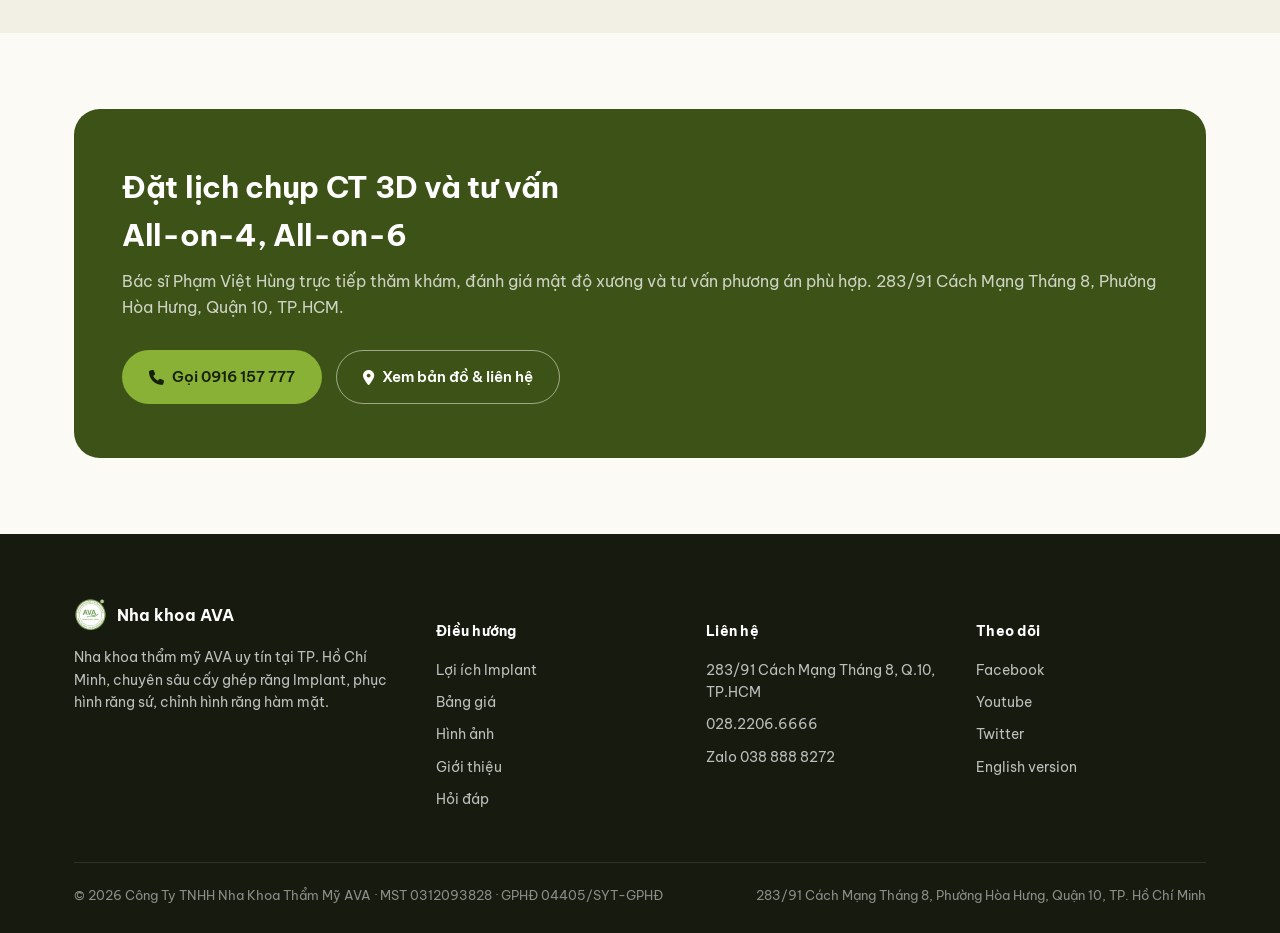
<file: trong-rang-implant-toan-ham-all-on-4-va-all-on-6.html>
<!DOCTYPE html>
<html lang="vi">
<head>
<meta charset="UTF-8">
<meta name="viewport" content="width=device-width, initial-scale=1, viewport-fit=cover">
<title>Implant Toàn Hàm All-on-4 và All-on-6 | Nha Khoa AVA</title>
<meta name="description" content="Trồng răng Implant toàn hàm All-on-4, All-on-6 tại Nha khoa AVA: phục hồi cố định 12-14 răng trên 4-6 trụ, không cần tháo lắp. Xem quy trình, chi phí!">
<meta name="robots" content="index, follow">
<meta name="author" content="BS. Phạm Việt Hùng">
<link rel="canonical" href="https://caygheprangava.com/trong-rang-implant-toan-ham-all-on-4-va-all-on-6/">
<link rel="alternate" hreflang="vi" href="https://caygheprangava.com/trong-rang-implant-toan-ham-all-on-4-va-all-on-6/">
<link rel="alternate" hreflang="x-default" href="https://caygheprangava.com/trong-rang-implant-toan-ham-all-on-4-va-all-on-6/">

<meta property="og:type" content="article">
<meta property="og:locale" content="vi_VN">
<meta property="og:site_name" content="Nha khoa AVA">
<meta property="og:title" content="Implant Toàn Hàm All-on-4 và All-on-6 | Nha Khoa AVA">
<meta property="og:description" content="Trồng răng Implant toàn hàm All-on-4, All-on-6 tại Nha khoa AVA: phục hồi cố định 12-14 răng trên 4-6 trụ, không cần tháo lắp. Xem quy trình, chi phí!">
<meta property="og:url" content="https://caygheprangava.com/trong-rang-implant-toan-ham-all-on-4-va-all-on-6/">
<meta property="og:image" content="https://caygheprangava.com/assets/images/gallery/trong-rang-implant-truoc-sau-ava-19.jpg">
<meta name="twitter:card" content="summary_large_image">
<meta name="twitter:title" content="Implant Toàn Hàm All-on-4 và All-on-6 | Nha Khoa AVA">
<meta name="twitter:description" content="Trồng răng Implant toàn hàm All-on-4, All-on-6 tại Nha khoa AVA: phục hồi cố định 12-14 răng trên 4-6 trụ, không cần tháo lắp. Xem quy trình, chi phí!">
<meta name="twitter:image" content="https://caygheprangava.com/assets/images/gallery/trong-rang-implant-truoc-sau-ava-19.jpg">
<meta name="twitter:site" content="@NhaKhoaAVAdenta">

<link rel="icon" href="/favicon.ico" sizes="any">
<link rel="apple-touch-icon" href="/assets/images/logo/apple-touch-icon.png">
<link rel="stylesheet" href="/assets/css/style.css?v=20260927">
<link rel="preconnect" href="https://fonts.googleapis.com">
<link rel="preconnect" href="https://fonts.gstatic.com" crossorigin>
<link href="https://fonts.googleapis.com/css2?family=Be+Vietnam+Pro:wght@400;500;600;700;800&display=swap" rel="stylesheet">
<link rel="stylesheet" href="https://cdnjs.cloudflare.com/ajax/libs/font-awesome/6.5.1/css/all.min.css">

<!-- JSON-LD: Breadcrumb -->
<script type="application/ld+json">
{
  "@context": "https://schema.org",
  "@type": "BreadcrumbList",
  "itemListElement": [
    {
      "@type": "ListItem",
      "position": 1,
      "name": "Trang chủ",
      "item": "https://caygheprangava.com/"
    },
    {
      "@type": "ListItem",
      "position": 2,
      "name": "Trồng răng Implant toàn hàm All-on-4 và All-on-6",
      "item": "https://caygheprangava.com/trong-rang-implant-toan-ham-all-on-4-va-all-on-6/"
    }
  ]
}
</script>

<!-- JSON-LD: MedicalWebPage / Article -->
<script type="application/ld+json">
{
  "@context": "https://schema.org",
  "@type": "MedicalWebPage",
  "url": "https://caygheprangava.com/trong-rang-implant-toan-ham-all-on-4-va-all-on-6/",
  "name": "Implant Toàn Hàm All-on-4 và All-on-6 | Nha Khoa AVA",
  "description": "Trồng răng Implant toàn hàm All-on-4, All-on-6 tại Nha khoa AVA: phục hồi cố định 12-14 răng trên 4-6 trụ, không cần tháo lắp. Xem quy trình, chi phí!",
  "inLanguage": "vi",
  "lastReviewed": "2026-09-25",
  "reviewedBy": {
    "@type": "Person",
    "name": "Phạm Việt Hùng",
    "honorificPrefix": "BS.",
    "url": "https://caygheprangava.com/bac-si-pham-viet-hung/",
    "identifier": {
      "@type": "PropertyValue",
      "name": "Chứng chỉ hành nghề",
      "value": "008280/HCM-CCHN"
    }
  },
  "author": {
    "@type": "Person",
    "name": "Phạm Việt Hùng",
    "url": "https://caygheprangava.com/bac-si-pham-viet-hung/"
  },
  "publisher": {
    "@type": "Dentist",
    "name": "Nha khoa AVA",
    "url": "https://caygheprangava.com/",
    "logo": {
      "@type": "ImageObject",
      "url": "https://caygheprangava.com/assets/images/logo/ava-logo.png"
    }
  },
  "about": [
    {
      "@type": "MedicalProcedure",
      "name": "Cấy ghép Implant toàn hàm All-on-4"
    },
    {
      "@type": "MedicalProcedure",
      "name": "Cấy ghép Implant toàn hàm All-on-6"
    }
  ],
  "mainEntityOfPage": "https://caygheprangava.com/trong-rang-implant-toan-ham-all-on-4-va-all-on-6/",
  "image": "https://caygheprangava.com/assets/images/gallery/trong-rang-implant-truoc-sau-ava-19.jpg"
}
</script>

<!-- JSON-LD: FAQPage -->
<script type="application/ld+json">
{
  "@context": "https://schema.org",
  "@type": "FAQPage",
  "mainEntity": [
    {
      "@type": "Question",
      "name": "All-on-4 và All-on-6 khác nhau như thế nào?",
      "acceptedAnswer": {
        "@type": "Answer",
        "text": "All-on-4 dùng 4 trụ Implant: 2 trụ trước đặt thẳng, 2 trụ sau đặt nghiêng tối đa 45 độ để tận dụng vùng xương còn tốt, hạn chế phải ghép xương hay nâng xoang. All-on-6 dùng 6 trụ Implant thẳng đứng rải đều trên cung hàm, tăng khả năng nâng đỡ và độ vững ổn, thường chỉ định cho hàm trên hoặc bệnh nhân có lực nhai khỏe và thể tích xương đủ tiêu chuẩn."
      }
    },
    {
      "@type": "Question",
      "name": "Trồng Implant toàn hàm All-on-4, All-on-6 có ưu điểm gì so với hàm tháo lắp?",
      "acceptedAnswer": {
        "@type": "Answer",
        "text": "Răng phục hình gắn cố định trên trụ Implant giúp ăn nhai đa dạng thức ăn, các trụ Implant kích thích sinh lý lên xương hàm giúp hạn chế tiêu xương và móm mặt, đồng thời răng không lỏng lẻo hay rớt ra khi giao tiếp, ăn uống như hàm tháo lắp."
      }
    },
    {
      "@type": "Question",
      "name": "Ai phù hợp với All-on-4, ai phù hợp với All-on-6?",
      "acceptedAnswer": {
        "@type": "Answer",
        "text": "All-on-4 phù hợp với bệnh nhân đã bị tiêu xương hàm nhiều, muốn hạn chế tối đa việc ghép xương hay nâng xoang nhờ kỹ thuật đặt trụ nghiêng. All-on-6 phù hợp với bệnh nhân có thể tích xương hàm còn đáp ứng đủ tiêu chuẩn và lực nhai khỏe, thường được chỉ định cho hàm trên."
      }
    },
    {
      "@type": "Question",
      "name": "Ai là người chẩn đoán và lên phác đồ All-on-4, All-on-6 tại Nha khoa AVA?",
      "acceptedAnswer": {
        "@type": "Answer",
        "text": "Mọi quy trình chẩn đoán, đánh giá mật độ xương và lên phác đồ điều trị All-on-4 hay All-on-6 đều được thực hiện trực tiếp bởi bác sĩ chuyên khoa Răng Hàm Mặt qua phim chụp CT Conebeam 3D, nhằm đảm bảo an toàn và chỉ định y khoa phù hợp cho từng cá nhân."
      }
    },
    {
      "@type": "Question",
      "name": "Chi phí phục hình All-on-4, All-on-6 tại Nha khoa AVA là bao nhiêu?",
      "acceptedAnswer": {
        "@type": "Answer",
        "text": "Phục hình răng tạm tức thì trên All On có giá tham khảo 27.000.000 Vnđ/1 hàm; phục hình sau cùng răng sứ trên All On 108.000.000 Vnđ/1 hàm (chưa gồm chi phí trụ Implant). Combo trọn gói răng composite cường lực sau cùng và răng tạm là 54.000.000 Vnđ/1 hàm, combo răng sứ toàn sứ sau cùng và răng tạm nhựa là 108.000.000 Vnđ/1 hàm."
      }
    }
  ]
}
</script>
</head>
<body>

<!-- ================= HEADER ================= -->
<header class="site-header">
  <div class="header-row">
    <a href="/" class="brand">
      <img src="/assets/images/logo/ava-logo.png" alt="Logo Nha khoa AVA - Trồng răng Implant Quận 10 TPHCM" width="40" height="41">
      <span class="brand-text"><strong>Nha khoa AVA</strong><span>Trồng răng Implant · Quận 10, TPHCM</span></span>
    </a>
    <nav class="main-nav" aria-label="Điều hướng chính">
      <a href="/#loi-ich">Lợi ích</a>
      <a href="/#doi-tuong">Đối tượng</a>
      <a href="/bang-gia-trong-rang-implant/">Bảng giá</a>
      <a href="/hinh-anh-truoc-sau-trong-rang-implant/">Hình ảnh</a>
      <div class="nav-item has-dropdown">
        <button class="nav-dd-toggle" type="button" aria-expanded="false" aria-haspopup="true">Kiến thức Implant <i class="fa-solid fa-chevron-down"></i></button>
        <div class="nav-dropdown">
          <div class="nav-dropdown-inner">
          <a class="nav-article-card" href="/nang-xoang-ghep-xuong-nong-xuong-trong-cay-ghep-implant/">
            <picture><source srcset="/assets/images/kien-thuc/thumb-01-nang-xoang-ghep-xuong.webp" type="image/webp"><img src="/assets/images/kien-thuc/thumb-01-nang-xoang-ghep-xuong.jpg" alt="Nâng xoang, Ghép xương, Nong xương là gì?" loading="lazy" width="240" height="132"></picture>
            <span><span class="nac-title">Nâng xoang, Ghép xương, Nong xương là gì?</span><span class="nac-desc">Khi nào cần ghép xương, nâng xoang trước khi trồng Implant, có đau không, bảng giá tham khảo.</span></span>
          </a>
          <a class="nav-article-card" href="/trong-rang-implant-toan-ham-all-on-4-va-all-on-6/">
            <picture><source srcset="/assets/images/kien-thuc/thumb-02-all-on-4-6.webp" type="image/webp"><img src="/assets/images/kien-thuc/thumb-02-all-on-4-6.jpg" alt="Trồng Implant toàn hàm All-on-4, All-on-6" loading="lazy" width="240" height="132"></picture>
            <span><span class="nac-title">Trồng Implant toàn hàm All-on-4, All-on-6</span><span class="nac-desc">So sánh kỹ thuật All-on-4, All-on-6, ưu điểm so với hàm tháo lắp và chi phí phục hình.</span></span>
          </a>
          <a class="nav-article-card" href="/so-sanh-cac-dong-tru-implant-han-quoc-israel-phap-duc/">
            <picture><source srcset="/assets/images/kien-thuc/thumb-03-so-sanh-tru-implant.webp" type="image/webp"><img src="/assets/images/kien-thuc/thumb-03-so-sanh-tru-implant.jpg" alt="So sánh các dòng trụ Implant" loading="lazy" width="240" height="132"></picture>
            <span><span class="nac-title">So sánh các dòng trụ Implant</span><span class="nac-desc">Hàn Quốc, Israel, Pháp, Đức: đặc điểm kỹ thuật và giá tham khảo từng dòng trụ.</span></span>
          </a>
          </div>
        </div>
      </div>
      <a href="/gioi-thieu/">Giới thiệu</a>
      <a href="/#faq">Hỏi đáp</a>
      <a href="/#lien-he">Liên hệ</a>
    </nav>
    <div class="header-actions">
      <a class="lang-switch" href="/en/" hreflang="en"><i class="fa-solid fa-globe"></i> EN</a>
      <a class="header-hotline" href="tel:02822066666"><i class="fa-solid fa-phone-volume"></i> <span>028.2206.6666</span></a>
      <button class="nav-toggle" aria-label="Mở menu" aria-expanded="false"><i class="fa-solid fa-bars"></i></button>
    </div>
  </div>
</header>

<!-- ================= PAGE HERO ================= -->
<section class="page-hero">
  <div class="container">
    <div class="breadcrumb"><a href="/">Trang chủ</a><span>/</span><span>Trồng răng Implant toàn hàm All-on-4 và All-on-6</span></div>
    <span class="kicker"><span class="dot"></span>Kiến thức Implant</span>
    <h1>Trồng răng Implant toàn hàm All-on-4 và All-on-6</h1>
    <p class="hero-sub">Bài viết được tham vấn chuyên môn bởi <a href="https://caygheprangava.com/bac-si-pham-viet-hung/" style="color:inherit;text-decoration:underline">BS. Phạm Việt Hùng</a> – Chứng chỉ hành nghề số 008280/HCM-CCHN.</p>
  </div>
</section>

<!-- ================= NỘI DUNG ================= -->
<section class="section">
  <div class="container">
    <div class="about-body" style="max-width:820px">
      <p class="answer-first">Trồng răng Implant toàn hàm All-on-4 và All-on-6 là phương pháp phục hình hiện đại dành cho bệnh nhân mất răng toàn hàm hoặc nha chu viêm nặng cần nhổ bỏ toàn bộ răng: bác sĩ đặt 4 hoặc 6 trụ Implant vào mào xương hàm để nâng đỡ một cầu răng sứ cố định gồm 12-14 răng, phục hồi ăn nhai và thẩm mỹ nụ cười.</p>
    </div>

    <div class="about-media" style="max-width:820px;margin:28px auto">
      <picture>
        
        <img src="/assets/images/gallery/trong-rang-implant-truoc-sau-ava-19.jpg" alt="Phim X-quang toàn cảnh cầu răng sứ cố định trên nhiều trụ Implant toàn hàm tại Nha khoa AVA" width="1000" height="1300" loading="eager" style="max-height:520px;width:auto;margin:0 auto;display:block;border-radius:var(--radius-md)">
      </picture>
      <p style="text-align:center;font-size:13px;color:var(--ink-soft);margin-top:10px">Trường hợp trồng răng Implant toàn hàm thực tế tại Nha khoa AVA</p>
    </div>

    <div class="about-body" style="max-width:820px">
      <h2>Tìm hiểu kỹ thuật cấy ghép Implant All-on-4 và All-on-6</h2>
      <p>Sự khác biệt cốt lõi giữa hai phương pháp này nằm ở số lượng trụ Implant được sử dụng và khả năng phân bố lực nhai trên cung hàm.</p>
      <ul class="check-list">
      <li><i class="fa-solid fa-circle-check"></i> <strong>Kỹ thuật All-on-4:</strong> bác sĩ cấy ghép 4 trụ Implant vào xương hàm — 2 trụ phía trước đặt thẳng đứng, 2 trụ phía sau đặt nghiêng một góc tối đa 45 độ. Việc đặt nghiêng trụ phía sau giúp tận dụng tối đa vùng xương còn tốt, hạn chế tối đa việc phải ghép xương hay nâng xoang với bệnh nhân đã bị tiêu xương hàm.</li>
      <li><i class="fa-solid fa-circle-check"></i> <strong>Kỹ thuật All-on-6:</strong> bác sĩ cấy ghép 6 trụ Implant thẳng đứng rải đều trên cung hàm. Việc có thêm 2 trụ giúp tăng khả năng nâng đỡ, phân bố lực nhai đều hơn và mang lại độ vững ổn cao. Kỹ thuật này thường được chỉ định cho hàm trên (nơi có mật độ xương xốp hơn) hoặc bệnh nhân có lực nhai khỏe và thể tích xương hàm còn đáp ứng đủ tiêu chuẩn.</li>
      </ul>

      <h2>Ưu điểm của phương pháp phục hình Implant toàn hàm cố định</h2>
      <p>So với giải pháp sử dụng hàm giả tháo lắp truyền thống, cấy ghép All-on-4 và All-on-6 mang lại những lợi ích lâm sàng rõ rệt:</p>
      <ul class="check-list">
      <li><i class="fa-solid fa-circle-check"></i> <strong>Phục hồi lực nhai:</strong> răng phục hình được gắn cố định trên trụ Implant, cho phép bệnh nhân ăn nhai các loại thức ăn đa dạng, cải thiện chức năng tiêu hóa.</li>
      <li><i class="fa-solid fa-circle-check"></i> <strong>Bảo tồn cấu trúc xương mặt:</strong> các trụ Implant đóng vai trò kích thích sinh lý lên mô xương hàm, giúp duy trì mật độ xương, hạn chế tình trạng tiêu xương làm móm và thay đổi cấu trúc khuôn mặt do mất răng lâu năm.</li>
      <li><i class="fa-solid fa-circle-check"></i> <strong>Tiện lợi và tự nhiên:</strong> răng gắn cố định không bị lỏng lẻo, rớt ra khi giao tiếp hay ăn uống. Bệnh nhân vệ sinh răng miệng bằng bàn chải bình thường mà không cần tháo ra lắp vào hàng ngày.</li>
      </ul>
    </div>

    <div class="about-media" style="max-width:820px;margin:28px auto">
      <picture>
        <source srcset="/assets/images/gallery/trong-rang-implant-truoc-sau-ava-23.webp" type="image/webp">
        <img src="/assets/images/gallery/trong-rang-implant-truoc-sau-ava-23.jpg" alt="Kết quả trồng răng Implant thực tế tại Nha khoa AVA" width="1000" height="1300" loading="lazy" style="max-height:520px;width:auto;margin:0 auto;display:block;border-radius:var(--radius-md)">
      </picture>
      <p style="text-align:center;font-size:13px;color:var(--ink-soft);margin-top:10px">Một ca trồng răng Implant thực tế được thực hiện tại Nha khoa AVA</p>
    </div>

    <div class="about-body" style="max-width:820px">
      <h2>Lựa chọn vật liệu phục hình và chi phí tham khảo</h2>
      <p>Quá trình phục hình Implant toàn hàm thường chia làm hai giai đoạn: gắn răng tạm tức thì (để đảm bảo thẩm mỹ và chức năng ăn nhai nhẹ nhàng trong thời gian chờ tích hợp xương) và gắn phục hình răng sau cùng.</p>
      <p>Dưới đây là bảng chi phí các hạng mục phục hình trên Implant (chưa bao gồm chi phí trụ Implant) tại Nha khoa AVA để bạn tham khảo:</p>
    </div>

    <div class="price-table-wrap" style="max-width:820px;margin:20px auto 0">
      <table class="price-table">
        <caption>Bảng giá phục hình Implant toàn hàm All On</caption>
        <thead><tr><th>Hạng mục phục hình Implant</th><th>Mức giá tham khảo</th></tr></thead>
        <tbody>
          <tr><td colspan="2" style="font-weight:700;background:var(--brand-pale)">Phục hình răng tạm</td></tr>
          <tr><td>Phục hình trên Implant răng tạm tức thì (Răng PMMA)</td><td class="price">1.500.000 Vnđ / 1 Răng</td></tr>
          <tr><td>Phục hình trên Implant răng tạm tức thì trên All On</td><td class="price">27.000.000 Vnđ / 1 Hàm</td></tr>
          <tr><td colspan="2" style="font-weight:700;background:var(--brand-pale)">Phục hình sau cùng (lẻ)</td></tr>
          <tr><td>Phục hình sau cùng răng sứ trên All On</td><td class="price">108.000.000 Vnđ / 1 Hàm</td></tr>
          <tr><td colspan="2" style="font-weight:700;background:var(--brand-pale)">Combo phục hình trọn gói trên All On</td></tr>
          <tr><td>Răng composite cường lực sau cùng + răng tạm trên All On</td><td class="price">54.000.000 Vnđ / 1 Hàm</td></tr>
          <tr><td>Răng sứ toàn sứ sau cùng + răng tạm nhựa trên All On</td><td class="price">108.000.000 Vnđ / 1 Hàm</td></tr>
        </tbody>
      </table>
    </div>

    <div class="about-body" style="max-width:820px;margin-top:20px">
      <p><em>Lưu ý: Mọi quy trình chẩn đoán, đánh giá mật độ xương và lên phác đồ điều trị All-on-4 hay All-on-6 đều được thực hiện trực tiếp bởi bác sĩ chuyên khoa Răng Hàm Mặt qua phim chụp CT Conebeam 3D, nhằm đảm bảo sự an toàn và chỉ định y khoa phù hợp cho từng cá nhân.</em></p>
    </div>

    <div class="about-media" style="max-width:820px;margin:28px auto">
      <picture>
        <source srcset="/assets/images/gallery/trong-rang-implant-truoc-sau-ava-15.webp" type="image/webp">
        <img src="/assets/images/gallery/trong-rang-implant-truoc-sau-ava-15.jpg" alt="Kết quả trồng răng Implant thực tế tại Nha khoa AVA" width="1000" height="1300" loading="lazy" style="max-height:520px;width:auto;margin:0 auto;display:block;border-radius:var(--radius-md)">
      </picture>
      <p style="text-align:center;font-size:13px;color:var(--ink-soft);margin-top:10px">Một ca trồng răng Implant thực tế được thực hiện tại Nha khoa AVA</p>
    </div>

    <div class="about-body" style="max-width:820px">
      <h2>Chuyên gia thực hiện All-on-4, All-on-6 tại Quận 10, TPHCM</h2>
      <p>Mọi phác đồ <a href="/">cấy ghép Implant</a> toàn hàm All-on-4, All-on-6 tại Nha khoa AVA đều do trực tiếp <a href="https://caygheprangava.com/bac-si-pham-viet-hung/"><strong>Bác sĩ Chuyên khoa Phạm Việt Hùng</strong></a> (Chứng chỉ hành nghề số 008280/HCM-CCHN) chẩn đoán và thực hiện, dựa trên nền tảng kỹ thuật cao từ các hiệp hội quốc tế (ICOI, ITI) và hệ thống máy chụp phim CT 3D hiện đại.</p>
    </div>
  </div>
</section>

<!-- ================= FAQ ================= -->
<section class="section section-alt">
  <div class="container">
    <div class="section-head center">
      <span class="kicker"><span class="dot"></span>Câu hỏi thường gặp</span>
      <h2>Câu hỏi thường gặp về All-on-4, All-on-6</h2>
    </div>
    <div class="faq-list" style="max-width:820px;margin:0 auto">
      <div class="faq-item">
        <h3 class="faq-h"><button class="faq-q" aria-expanded="false" aria-controls="art2-faq-1">All-on-4 và All-on-6 khác nhau như thế nào? <i class="fa-solid fa-plus"></i></button></h3>
        <div class="faq-a" id="art2-faq-1" role="region"><div class="faq-a-inner">All-on-4 dùng 4 trụ Implant: 2 trụ trước đặt thẳng, 2 trụ sau đặt nghiêng tối đa 45 độ để tận dụng vùng xương còn tốt, hạn chế phải ghép xương hay nâng xoang. All-on-6 dùng 6 trụ Implant thẳng đứng rải đều trên cung hàm, tăng khả năng nâng đỡ và độ vững ổn, thường chỉ định cho hàm trên hoặc bệnh nhân có lực nhai khỏe và thể tích xương đủ tiêu chuẩn.</div></div>
      </div>
      <div class="faq-item">
        <h3 class="faq-h"><button class="faq-q" aria-expanded="false" aria-controls="art2-faq-2">Trồng Implant toàn hàm All-on-4, All-on-6 có ưu điểm gì so với hàm tháo lắp? <i class="fa-solid fa-plus"></i></button></h3>
        <div class="faq-a" id="art2-faq-2" role="region"><div class="faq-a-inner">Răng phục hình gắn cố định trên trụ Implant giúp ăn nhai đa dạng thức ăn, các trụ Implant kích thích sinh lý lên xương hàm giúp hạn chế tiêu xương và móm mặt, đồng thời răng không lỏng lẻo hay rớt ra khi giao tiếp, ăn uống như hàm tháo lắp.</div></div>
      </div>
      <div class="faq-item">
        <h3 class="faq-h"><button class="faq-q" aria-expanded="false" aria-controls="art2-faq-3">Ai phù hợp với All-on-4, ai phù hợp với All-on-6? <i class="fa-solid fa-plus"></i></button></h3>
        <div class="faq-a" id="art2-faq-3" role="region"><div class="faq-a-inner">All-on-4 phù hợp với bệnh nhân đã bị tiêu xương hàm nhiều, muốn hạn chế tối đa việc ghép xương hay nâng xoang nhờ kỹ thuật đặt trụ nghiêng. All-on-6 phù hợp với bệnh nhân có thể tích xương hàm còn đáp ứng đủ tiêu chuẩn và lực nhai khỏe, thường được chỉ định cho hàm trên.</div></div>
      </div>
      <div class="faq-item">
        <h3 class="faq-h"><button class="faq-q" aria-expanded="false" aria-controls="art2-faq-4">Ai là người chẩn đoán và lên phác đồ All-on-4, All-on-6 tại Nha khoa AVA? <i class="fa-solid fa-plus"></i></button></h3>
        <div class="faq-a" id="art2-faq-4" role="region"><div class="faq-a-inner">Mọi quy trình chẩn đoán, đánh giá mật độ xương và lên phác đồ điều trị All-on-4 hay All-on-6 đều được thực hiện trực tiếp bởi bác sĩ chuyên khoa Răng Hàm Mặt qua phim chụp CT Conebeam 3D, nhằm đảm bảo an toàn và chỉ định y khoa phù hợp cho từng cá nhân.</div></div>
      </div>
      <div class="faq-item">
        <h3 class="faq-h"><button class="faq-q" aria-expanded="false" aria-controls="art2-faq-5">Chi phí phục hình All-on-4, All-on-6 tại Nha khoa AVA là bao nhiêu? <i class="fa-solid fa-plus"></i></button></h3>
        <div class="faq-a" id="art2-faq-5" role="region"><div class="faq-a-inner">Phục hình răng tạm tức thì trên All On có giá tham khảo 27.000.000 Vnđ/1 hàm; phục hình sau cùng răng sứ trên All On 108.000.000 Vnđ/1 hàm (chưa gồm chi phí trụ Implant). Combo trọn gói răng composite cường lực sau cùng và răng tạm là 54.000.000 Vnđ/1 hàm, combo răng sứ toàn sứ sau cùng và răng tạm nhựa là 108.000.000 Vnđ/1 hàm.</div></div>
      </div>
    </div>
  </div>
</section>

<!-- ================= CTA ================= -->
<section class="section">
  <div class="container">
    <div class="cta-banner">
      <div>
        <h2>Đặt lịch chụp CT 3D và tư vấn All-on-4, All-on-6</h2>
        <p>Bác sĩ Phạm Việt Hùng trực tiếp thăm khám, đánh giá mật độ xương và tư vấn phương án phù hợp. 283/91 Cách Mạng Tháng 8, Phường Hòa Hưng, Quận 10, TP.HCM.</p>
      </div>
      <div class="cta-actions">
        <a href="tel:0916157777" class="btn btn-primary"><i class="fa-solid fa-phone"></i> Gọi 0916 157 777</a>
        <a href="/#lien-he" class="btn btn-ghost-light"><i class="fa-solid fa-location-dot"></i> Xem bản đồ &amp; liên hệ</a>
      </div>
    </div>
  </div>
</section>

<!-- ================= FOOTER ================= -->
<footer class="site-footer">
  <div class="container">
    <div class="footer-grid">
      <div>
        <div class="footer-brand"><img src="/assets/images/logo/ava-logo.png" alt="Logo Nha khoa AVA"><strong>Nha khoa AVA</strong></div>
        <p>Nha khoa thẩm mỹ AVA uy tín tại TP. Hồ Chí Minh, chuyên sâu cấy ghép răng Implant, phục hình răng sứ, chỉnh hình răng hàm mặt.</p>
      </div>
      <div>
        <h5>Điều hướng</h5>
        <ul><li><a href="/#loi-ich">Lợi ích Implant</a></li><li><a href="/bang-gia-trong-rang-implant/">Bảng giá</a></li><li><a href="/hinh-anh-truoc-sau-trong-rang-implant/">Hình ảnh</a></li><li><a href="/gioi-thieu/">Giới thiệu</a></li><li><a href="/#faq">Hỏi đáp</a></li></ul>
      </div>
      <div>
        <h5>Liên hệ</h5>
        <ul>
          <li>283/91 Cách Mạng Tháng 8, Q.10, TP.HCM</li>
          <li><a href="tel:02822066666">028.2206.6666</a></li>
          <li><a href="https://zalo.me/0388888272">Zalo 038 888 8272</a></li>
        </ul>
      </div>
      <div>
        <h5>Theo dõi</h5>
        <ul>
          <li><a href="https://www.facebook.com/NhaKhoaAVA/" target="_blank" rel="noopener">Facebook</a></li>
          <li><a href="http://www.youtube.com/@NhaKhoaAVA" target="_blank" rel="noopener">Youtube</a></li>
          <li><a href="https://twitter.com/NhaKhoaAVAdenta" target="_blank" rel="noopener">Twitter</a></li>
          <li><a href="/en/" hreflang="en">English version</a></li>
        </ul>
      </div>
    </div>
    <div class="footer-bottom">
      <span>© 2026 Công Ty TNHH Nha Khoa Thẩm Mỹ AVA · MST 0312093828 · GPHĐ 04405/SYT-GPHĐ</span>
      <span>283/91 Cách Mạng Tháng 8, Phường Hòa Hưng, Quận 10, TP. Hồ Chí Minh</span>
    </div>
  </div>
</footer>

<!-- ================= FLOATING SIDEBAR ================= -->
<div class="float-sidebar" aria-label="Liên hệ nhanh">
  <a href="tel:02822066666" class="fs-hotline" aria-label="Gọi hotline"><span class="fs-ping"></span><i class="fa-solid fa-phone"></i><span class="fs-label">Gọi Hotline</span></a>
  <a href="https://zalo.me/0388888272" target="_blank" rel="noopener" class="fs-zalo" aria-label="Chat Zalo"><img src="/assets/images/logo/zalo-icon-128.png" alt="Zalo"><span class="fs-label">Chat Zalo</span></a>
  <a href="https://m.me/NhaKhoaAVA" target="_blank" rel="noopener" class="fs-messenger" aria-label="Chat Facebook Messenger"><i class="fa-brands fa-facebook-messenger" style="font-family:'Font Awesome 6 Brands'"></i><span class="fs-label">Chat Facebook</span></a>
  <button class="fs-top" aria-label="Lên đầu trang"><i class="fa-solid fa-arrow-up"></i></button>
</div>

<script src="/assets/js/main.js?v=20260927"></script>
</body>
</html>
</file>
<file: assets/css/style.css>
/* ==========================================================================
   Nha khoa AVA — Trồng răng Implant landing page
   Brand accent: #89b135
   ========================================================================== */

:root{
  --brand: #89b135;
  --brand-dark: #5c7a20;
  --brand-darker: #3c5216;
  --brand-pale: #eef4e1;
  --brand-pale-2: #e2ecd0;
  --ink: #202417;
  --ink-soft: #4c5240;
  --ink-faint: #767d67;
  --paper: #fbfaf5;
  --paper-alt: #f2f0e4;
  --white: #ffffff;
  --line: #e3e0cf;
  --line-strong: #cfccb8;
  --danger: #b0472f;
  --radius-sm: 6px;
  --radius-md: 14px;
  --radius-lg: 26px;
  --shadow-card: 0 1px 2px rgba(32,36,23,.05), 0 10px 24px -14px rgba(32,36,23,.28);
  --maxw: 1180px;
  --sidebar-w: 58px;
}

*,*::before,*::after{ box-sizing: border-box; }
html{
  scroll-behavior: smooth; scroll-padding-top: 84px;
  overflow-x:hidden; width:100%;
  overscroll-behavior-x:none;
}
body{
  margin:0;
  font-family:"Be Vietnam Pro", "Segoe UI", Arial, sans-serif;
  color:var(--ink);
  background:var(--paper);
  line-height:1.6;
  -webkit-font-smoothing:antialiased;
  overflow-x:hidden; width:100%;
  overscroll-behavior-x:none;
  position:relative;
}
img{ max-width:100%; display:block; }
a{ color:inherit; text-decoration:none; }
ul{ margin:0; padding:0; list-style:none; }
h1,h2,h3,h4{ margin:0; font-weight:700; letter-spacing:-.01em; color:var(--ink); }
p{ margin:0; }
button{ font-family:inherit; cursor:pointer; }
.container{ max-width:var(--maxw); margin:0 auto; padding:0 24px; }
.visually-hidden{ position:absolute; width:1px; height:1px; overflow:hidden; clip:rect(0 0 0 0); white-space:nowrap; }
::selection{ background:var(--brand); color:#fff; }

/* ---------- eyebrow / kicker ---------- */
.kicker{
  display:inline-flex; align-items:center; gap:8px;
  font-size:13px; font-weight:600; color:var(--brand-dark);
  background:var(--brand-pale); border:1px solid var(--brand-pale-2);
  padding:6px 14px 6px 12px; border-radius:99px; margin-bottom:18px;
}
.kicker .dot{ width:6px; height:6px; border-radius:50%; background:var(--brand); flex:none; }

.section{ padding:76px 0; }
.section-alt{ background:var(--paper-alt); }
.section-head{ max-width:660px; margin-bottom:44px; }
.section-head.center{ margin-left:auto; margin-right:auto; text-align:center; }
.section-head h2{ font-size:clamp(26px,3.4vw,38px); line-height:1.15; }
.section-head p{ margin-top:14px; font-size:17px; color:var(--ink-soft); max-width:56ch; }
.section-head.center p{ margin-left:auto; margin-right:auto; }

/* ---------- buttons ---------- */
.btn{
  display:inline-flex; align-items:center; justify-content:center; gap:8px;
  padding:14px 26px; border-radius:99px; font-size:15px; font-weight:600;
  border:1.5px solid transparent; white-space:nowrap; transition:transform .15s ease, background .15s ease, border-color .15s ease;
}
.btn:active{ transform:scale(.97); }
.btn-primary{ background:var(--brand); color:#16210a; }
.btn-primary:hover{ background:var(--brand-dark); color:#fff; }
.btn-outline{ border-color:var(--line-strong); color:var(--ink); background:transparent; }
.btn-outline:hover{ border-color:var(--brand-dark); color:var(--brand-darker); }
.btn-ghost-light{ border-color:rgba(255,255,255,.5); color:#fff; }
.btn-ghost-light:hover{ background:rgba(255,255,255,.12); }
.btn-block{ width:100%; }

/* ================= HEADER ================= */
.policy-strip{
  background:var(--brand-darker); color:#fff; font-size:12.5px; font-weight:600;
  text-align:center; padding:7px 16px; line-height:1.4;
}
.policy-strip i{ margin-right:6px; }
.policy-strip strong{ color:#fff; }
.policy-note{
  display:flex; gap:10px; align-items:flex-start; background:var(--brand-pale);
  border:1px solid var(--brand); border-radius:var(--radius-md); padding:14px 16px;
  margin-top:18px; font-size:13.5px; color:var(--ink); line-height:1.5;
}
.policy-note i{ color:var(--brand-darker); font-size:16px; margin-top:2px; flex:none; }
.site-header{
  position:sticky; top:0; z-index:60;
  background:rgba(251,250,245,.92); backdrop-filter:blur(8px);
  border-bottom:1px solid var(--line);
}
.header-row{ display:flex; align-items:center; justify-content:space-between; gap:20px; padding:12px 24px; }
.brand{ display:flex; align-items:center; gap:10px; flex:none; }
.brand img{ height:40px; width:auto; }
.brand-text{ display:flex; flex-direction:column; line-height:1.1; }
.brand-text strong{ font-size:16px; font-weight:800; color:var(--brand-darker); }
.brand-text span{ font-size:11px; color:var(--ink-faint); letter-spacing:.02em; }

.main-nav{ display:flex; align-items:center; gap:28px; }
.main-nav a{ font-size:14.5px; font-weight:500; color:var(--ink-soft); padding:6px 0; border-bottom:2px solid transparent; }
.main-nav a:hover{ color:var(--brand-darker); border-color:var(--brand); }

.header-actions{ display:flex; align-items:center; gap:10px; flex:none; }
.lang-switch{ display:flex; align-items:center; gap:6px; font-size:13px; font-weight:600; color:var(--ink-soft); border:1px solid var(--line-strong); border-radius:99px; padding:6px 12px; }
.lang-switch:hover{ border-color:var(--brand-dark); color:var(--brand-darker); }
.header-hotline{ display:flex; align-items:center; gap:8px; font-weight:700; color:var(--brand-darker); font-size:14.5px; }
.header-hotline i{ font-size:18px; }

.nav-toggle{ display:none; width:40px; height:40px; align-items:center; justify-content:center; border-radius:10px; border:1px solid var(--line-strong); background:var(--white); }

/* ---- Nav dropdown: Kiến thức Implant ---- */
.nav-item.has-dropdown{ position:relative; }
.nav-dd-toggle{
  font-family:inherit; font-size:14.5px; font-weight:500; color:var(--ink-soft);
  background:none; border:none; padding:6px 0; border-bottom:2px solid transparent;
  display:flex; align-items:center; gap:6px; cursor:pointer;
}
.nav-dd-toggle:hover{ color:var(--brand-darker); }
.nav-dd-toggle i{ font-size:11px; transition:transform .15s ease; }
.nav-item.open .nav-dd-toggle i{ transform:rotate(180deg); }

/* The gap between the button and the panel is INSIDE .nav-dropdown itself
   (as padding-top), so the hoverable area is continuous - no dead zone
   where the mouse "falls out" of the menu while moving down to it. */
.nav-dropdown{
  position:absolute; top:100%; left:50%; transform:translateX(-50%);
  padding-top:14px; width:min(560px, 92vw);
  opacity:0; pointer-events:none; transition:opacity .15s ease; z-index:60;
}
.nav-item.has-dropdown:hover .nav-dropdown,
.nav-item.open .nav-dropdown{ opacity:1; pointer-events:auto; }
.nav-dropdown-inner{
  background:var(--white); border:1px solid var(--line); border-radius:var(--radius-md);
  box-shadow:0 20px 40px -14px rgba(20,26,12,.25); padding:10px; display:flex; flex-direction:column; gap:4px;
}
.nav-article-card{
  display:flex; align-items:center; gap:14px; padding:10px; border-radius:12px; border-bottom:none !important;
}
.nav-article-card:hover{ background:var(--brand-pale); }
.nav-article-card img{
  width:104px; height:66px; object-fit:cover; border-radius:8px; flex:none; background:var(--line);
}
.nav-article-card .nac-title{ display:block; font-size:14.5px; font-weight:700; color:var(--ink); line-height:1.35; margin-bottom:4px; }
.nav-article-card:hover .nac-title{ color:var(--brand-darker); }
.nav-article-card .nac-desc{ display:block; font-size:12.5px; color:var(--ink-soft); line-height:1.4; }

.nav-toggle i{ font-size:20px; }

/* ================= HERO ================= */
.hero{ padding:56px 0 72px; position:relative; overflow:hidden; }
.hero .container{ display:grid; grid-template-columns:1.05fr .95fr; gap:52px; align-items:center; }
.hero-eyebrow-row{ display:flex; flex-wrap:wrap; gap:10px; margin-bottom:20px; }
.pill-badge{ font-size:12.5px; font-weight:600; color:var(--brand-darker); background:var(--brand-pale); border:1px solid var(--brand-pale-2); padding:5px 12px; border-radius:99px; }
.hero h1{ font-size:clamp(32px,4.4vw,52px); line-height:1.08; letter-spacing:-.02em; }
.hero h1 .accent{ color:var(--brand-dark); }
.hero-sub{ margin-top:20px; font-size:18px; color:var(--ink-soft); max-width:52ch; }
.hero-cta-row{ display:flex; flex-wrap:wrap; gap:14px; margin-top:32px; }
.hero-stats{ display:flex; gap:0; margin-top:44px; border-top:1px solid var(--line); padding-top:24px; }
.hero-stats .stat{ flex:1; padding-right:18px; }
.hero-stats .stat b{ display:block; font-size:26px; color:var(--brand-darker); font-weight:800; }
.hero-stats .stat span{ font-size:13px; color:var(--ink-faint); }

.hero-media{ position:relative; }
.hero-media-frame{
  position:relative; border-radius:var(--radius-lg); overflow:hidden; background:var(--brand-pale);
  aspect-ratio:4/5; box-shadow:var(--shadow-card);
}
.hero-media-frame img{ width:100%; height:100%; object-fit:cover; }
.hero-floating-card{
  position:absolute; left:-18px; bottom:24px; background:#fff; border-radius:var(--radius-md);
  padding:14px 18px; box-shadow:0 14px 30px -12px rgba(32,36,23,.35); display:flex; gap:12px; align-items:center;
  border:1px solid var(--line); max-width:230px;
}
.hero-floating-card i{ font-size:26px; color:var(--brand-dark); flex:none; }
.hero-floating-card b{ display:block; font-size:14px; }
.hero-floating-card span{ font-size:12px; color:var(--ink-faint); }

/* ================= PROBLEM / SOLUTION ================= */
.split{ display:grid; grid-template-columns:1fr 1fr; gap:56px; align-items:center; }
.split.reverse{ direction:rtl; }
.split.reverse > *{ direction:ltr; }
.check-list li{ display:flex; gap:12px; padding:10px 0; border-bottom:1px solid var(--line); font-size:15.5px; color:var(--ink-soft); }
.check-list li:last-child{ border-bottom:none; }
.check-list i{ color:var(--brand-dark); font-size:19px; flex:none; margin-top:1px; }
.mini-card-grid{ display:grid; grid-template-columns:1fr 1fr; gap:14px; }
.mini-card{ background:var(--white); border:1px solid var(--line); border-radius:var(--radius-md); padding:18px; }
.mini-card i{ font-size:22px; color:var(--brand-dark); }
.mini-card h4{ font-size:15px; margin-top:10px; }
.mini-card p{ font-size:13.5px; color:var(--ink-faint); margin-top:6px; }

/* ================= BENEFITS ================= */
.benefit-grid{ display:grid; grid-template-columns:repeat(3,1fr); gap:20px; }
.benefit-card{ background:var(--white); border:1px solid var(--line); border-radius:var(--radius-md); padding:26px; transition:border-color .15s ease, transform .15s ease; }
.benefit-card:hover{ border-color:var(--brand); transform:translateY(-2px); }
.benefit-card .num{ font-size:13px; font-weight:700; color:var(--brand-dark); letter-spacing:.04em; }
.benefit-card h3{ font-size:18px; margin-top:12px; }
.benefit-card p{ font-size:14.5px; color:var(--ink-soft); margin-top:8px; }

/* ================= PROCESS ================= */
.process-track{ display:grid; grid-template-columns:repeat(4,1fr); gap:0; counter-reset:step; position:relative; }
.process-track::before{ content:""; position:absolute; top:26px; left:6%; right:6%; height:1px; background:var(--line-strong); z-index:0; }
.process-step{ position:relative; z-index:1; padding:0 14px; text-align:left; }
.process-step .step-num{
  width:52px; height:52px; border-radius:50%; background:var(--white); border:1.5px solid var(--brand);
  display:flex; align-items:center; justify-content:center; font-weight:800; color:var(--brand-darker); font-size:18px; margin-bottom:18px;
}
.process-step h4{ font-size:16px; }
.process-step p{ font-size:13.5px; color:var(--ink-faint); margin-top:6px; }

/* ================= AUDIENCE CARDS ================= */
.audience-grid{ display:grid; grid-template-columns:repeat(4,1fr); gap:18px; }
.audience-card{ background:var(--white); border:1px solid var(--line); border-radius:var(--radius-md); padding:22px; }
.audience-card i{ font-size:24px; color:var(--brand-dark); }
.audience-card h3{ font-size:16px; margin-top:12px; line-height:1.3; }
.audience-card p{ font-size:13.5px; color:var(--ink-faint); margin-top:8px; }

/* ================= PRICING ================= */
.price-table-wrap{ overflow-x:auto; -webkit-overflow-scrolling:touch; min-width:0; max-width:100%; border:1px solid var(--line); border-radius:var(--radius-md); background:var(--white); }
table.price-table{ width:100%; border-collapse:collapse; min-width:560px; font-size:14.5px; }
table.price-table caption{ text-align:left; padding:18px 20px 6px; font-weight:700; font-size:15px; color:var(--brand-darker); }
table.price-table th, table.price-table td{ padding:13px 20px; text-align:left; border-bottom:1px solid var(--line); }
table.price-table thead th{ font-size:12.5px; text-transform:uppercase; letter-spacing:.04em; color:var(--ink-faint); background:var(--paper-alt); }
table.price-table tbody tr:last-child td{ border-bottom:none; }
table.price-table td.price{ font-weight:700; color:var(--brand-darker); white-space:nowrap; }
.price-note{ font-size:13px; color:var(--ink-faint); margin-top:14px; }
.price-tables-grid{ display:flex; flex-direction:column; gap:28px; }

/* ================= COMPARISON ================= */
.compare-wrap{ display:grid; grid-template-columns:1fr 1fr; gap:20px; }
.compare-card{ border-radius:var(--radius-md); padding:26px; border:1px solid var(--line); background:var(--white); }
.compare-card.highlight{ border-color:var(--brand); background:linear-gradient(180deg,var(--brand-pale),#fff 55%); }
.compare-card h3{ font-size:18px; display:flex; align-items:center; gap:10px; }
.compare-card h3 i{ font-size:20px; color:var(--brand-dark); }
.compare-card ul{ margin-top:16px; display:flex; flex-direction:column; gap:11px; }
.compare-card li{ font-size:14.5px; color:var(--ink-soft); display:flex; gap:10px; }
.compare-card li i{ flex:none; margin-top:3px; font-size:16px; }
.compare-card.highlight li i{ color:var(--brand-dark); }
.compare-card:not(.highlight) li i{ color:var(--ink-faint); }

/* ================= GALLERY ================= */
.gallery-grid{ display:grid; grid-template-columns:repeat(3,1fr); gap:16px; }
.gallery-item{ position:relative; border-radius:var(--radius-md); overflow:hidden; border:1px solid var(--line); background:var(--white); cursor:zoom-in; }
.gallery-item .thumb-frame{ aspect-ratio:3/4; width:100%; background:var(--paper-alt); display:flex; align-items:center; justify-content:center; overflow:hidden; }
.gallery-item img{ width:100%; height:100%; object-fit:contain; transition:transform .3s ease; }
.gallery-item:hover img{ transform:scale(1.04); }
.gallery-item .tag{
  position:absolute; left:10px; bottom:10px; background:rgba(20,26,12,.72); color:#fff; font-size:11px; font-weight:600;
  padding:4px 9px; border-radius:99px; letter-spacing:.02em;
}
.gallery-more{ text-align:center; margin-top:28px; }
.gallery-more .btn{ white-space:normal; max-width:100%; text-align:center; }

/* ================= INNER PAGE HERO (bảng giá / hình ảnh / giới thiệu) ================= */
.page-hero{ padding:44px 0 40px; background:linear-gradient(180deg,var(--brand-pale) 0%, var(--paper) 100%); border-bottom:1px solid var(--line); }
.breadcrumb{ display:flex; flex-wrap:wrap; align-items:center; gap:8px; font-size:13px; color:var(--ink-faint); margin-bottom:16px; }
.breadcrumb a{ color:var(--brand-darker); font-weight:600; }
.breadcrumb a:hover{ text-decoration:underline; }
.page-hero h1{ font-size:clamp(26px,3.6vw,40px); line-height:1.15; max-width:820px; }
.page-hero .hero-sub{ margin-top:14px; max-width:70ch; }

/* ================= ABOUT PAGE ================= */
.about-quote{ border-left:3px solid var(--brand); padding:6px 0 6px 22px; margin:0 0 26px; font-style:italic; color:var(--ink-soft); font-size:16px; }
.about-body p{ font-size:16px; color:var(--ink-soft); margin-top:16px; }
.about-body p:first-child{ margin-top:0; }
.about-credentials{ margin-top:28px; display:grid; grid-template-columns:1fr 1fr; gap:14px; }
.about-credentials .cred-card{ background:var(--white); border:1px solid var(--line); border-radius:var(--radius-md); padding:18px 20px; }
.about-credentials .cred-card b{ display:block; font-size:14px; color:var(--brand-darker); margin-bottom:4px; }
.about-credentials .cred-card span{ font-size:14px; color:var(--ink-soft); }
.about-media{ border-radius:var(--radius-lg); overflow:hidden; border:1px solid var(--line); box-shadow:var(--shadow-card); }
.about-media img{ width:100%; height:auto; display:block; }

/* ================= PRICE PAGE EXTRA ================= */
.price-legend{ font-size:13px; color:var(--ink-faint); margin:-24px 0 32px; }

/* lightbox */
.lightbox{ position:fixed; inset:0; z-index:200; background:rgba(16,19,10,.9); display:none; align-items:center; justify-content:center; padding:28px; }
.lightbox.open{ display:flex; }
.lightbox img{ max-width:min(90vw,720px); max-height:82vh; border-radius:10px; object-fit:contain; }
.lightbox-close{ position:absolute; top:20px; right:24px; width:42px; height:42px; border-radius:50%; background:rgba(255,255,255,.12); color:#fff; display:flex; align-items:center; justify-content:center; border:1px solid rgba(255,255,255,.3); }
.lightbox-caption{ position:absolute; bottom:24px; left:0; right:0; text-align:center; color:#f1f0e4; font-size:13px; }

/* ================= DOCTOR ================= */
.doctor-card{ display:grid; grid-template-columns:220px 1fr; gap:32px; align-items:center; background:var(--white); border:1px solid var(--line); border-radius:var(--radius-lg); padding:32px; }
.doctor-avatar{ width:100%; aspect-ratio:1/1; border-radius:50%; background:var(--brand-pale); display:flex; align-items:center; justify-content:center; overflow:hidden; border:3px solid var(--brand-pale-2); }
.doctor-avatar i{ font-size:64px; color:var(--brand-dark); }
.doctor-info h3{ font-size:22px; }
.doctor-info .role{ font-size:14px; color:var(--brand-dark); font-weight:600; margin-top:4px; }
.doctor-info p{ margin-top:14px; font-size:15px; color:var(--ink-soft); }
.doctor-badges{ display:flex; flex-wrap:wrap; gap:10px; margin-top:16px; }
.doctor-badges span{ font-size:12.5px; font-weight:600; color:var(--brand-darker); background:var(--brand-pale); padding:6px 12px; border-radius:99px; }

/* ================= FAQ ================= */
.faq-list{ display:flex; flex-direction:column; gap:12px; max-width:820px; }
.faq-item{ border:1px solid var(--line); border-radius:var(--radius-md); background:var(--white); overflow:hidden; }
.faq-q{ width:100%; display:flex; align-items:center; justify-content:space-between; gap:16px; padding:18px 22px; background:none; border:none; text-align:left; font-size:16px; font-weight:600; color:var(--ink); }
.faq-q i{ font-size:20px; color:var(--brand-dark); transition:transform .2s ease; flex:none; }
.faq-item.open .faq-q i{ transform:rotate(45deg); }
.faq-a{ max-height:0; overflow:hidden; transition:max-height .25s ease; }
.faq-a-inner{ padding:0 22px 20px; font-size:14.5px; color:var(--ink-soft); }
.faq-item.open .faq-a{ max-height:600px; }
.faq-h{ margin:0; font-size:inherit; line-height:inherit; font-weight:inherit; }

/* ================= CONTACT ================= */
.contact-wrap{ display:grid; grid-template-columns:1fr 1fr; gap:0; border-radius:var(--radius-lg); overflow:hidden; border:1px solid var(--line); }
.contact-info{ background:var(--brand-darker); color:#fff; padding:44px 40px; }
.contact-info h3{ color:#fff; font-size:22px; }
.contact-info p{ margin-top:10px; color:rgba(255,255,255,.78); font-size:14.5px; }
.contact-list{ margin-top:26px; display:flex; flex-direction:column; gap:16px; }
.contact-list li{ display:flex; gap:14px; align-items:flex-start; font-size:14.5px; }
.contact-list i{ font-size:19px; color:var(--brand); flex:none; margin-top:2px; }
.contact-list b{ display:block; margin-bottom:2px; }
.contact-list span, .contact-list a{ color:rgba(255,255,255,.82); }
.contact-social{ display:flex; gap:10px; margin-top:28px; }
.contact-social a{ width:40px; height:40px; border-radius:50%; border:1px solid rgba(255,255,255,.3); display:flex; align-items:center; justify-content:center; }
.contact-social a:hover{ background:rgba(255,255,255,.14); }
.contact-map{ min-height:340px; }
.contact-map iframe{ width:100%; height:100%; min-height:340px; border:0; display:block; }

.booking-form{ background:var(--white); padding:40px; }
.booking-form h3{ font-size:19px; }
.field{ margin-top:16px; }
.field label{ display:block; font-size:13px; font-weight:600; color:var(--ink-soft); margin-bottom:6px; }
.field input, .field select, .field textarea{
  width:100%; padding:12px 14px; border-radius:10px; border:1px solid var(--line-strong); font-family:inherit; font-size:14.5px; background:var(--paper);
}
.field input:focus, .field select:focus, .field textarea:focus{ outline:2px solid var(--brand); outline-offset:1px; }
.field-row{ display:grid; grid-template-columns:1fr 1fr; gap:14px; }
.form-note{ font-size:12.5px; color:var(--ink-faint); margin-top:14px; }
.form-status{ font-size:13.5px; margin-top:12px; display:none; padding:10px 14px; border-radius:8px; }
.form-status.show{ display:block; }
.form-status.ok{ background:var(--brand-pale); color:var(--brand-darker); }

/* ================= TRUST STRIP (EN accreditation banner) ================= */
.trust-strip{ background:var(--brand-pale); border-top:1px solid var(--brand-pale-2); border-bottom:1px solid var(--brand-pale-2); padding:22px 0; }
.trust-strip-head{ display:flex; align-items:center; justify-content:center; gap:10px; font-weight:700; font-size:15px; color:var(--brand-darker); text-align:center; }
.trust-strip-head i{ font-size:18px; }
.trust-strip-items{ display:flex; align-items:center; justify-content:center; gap:18px; flex-wrap:wrap; margin-top:12px; }
.trust-strip-item{ display:flex; align-items:center; gap:8px; font-size:13px; font-weight:600; color:var(--ink-soft); }
.trust-strip-item i{ font-size:15px; color:var(--brand-dark); }
.trust-strip-divider{ width:1px; height:16px; background:var(--brand-pale-2); }
@media (max-width:640px){ .trust-strip-divider{ display:none; } }

/* ================= WHATSAPP CTA (EN only) ================= */
.float-sidebar .fs-whatsapp{ background:transparent; padding:0; overflow:hidden; }
.float-sidebar .fs-whatsapp img{ width:100%; height:100%; border-radius:50%; object-fit:cover; }
.contact-list .fa-whatsapp, .contact-social .fa-whatsapp{ color:inherit; }
.contact-social a.social-whatsapp:hover{ background:#25D366; border-color:#25D366; }
.no-hidden-fees{ display:inline-flex; align-items:center; gap:8px; font-size:13px; font-weight:700; color:var(--brand-darker); background:var(--brand-pale); border:1px solid var(--brand-pale-2); padding:7px 14px; border-radius:99px; margin-top:14px; }
.no-hidden-fees i{ font-size:14px; }

/* ================= CTA BANNER ================= */
.cta-banner{ background:var(--brand-darker); color:#fff; border-radius:var(--radius-lg); padding:54px 48px; display:flex; align-items:center; justify-content:space-between; gap:30px; flex-wrap:wrap; }
.cta-banner h2{ color:#fff; font-size:clamp(22px,2.8vw,30px); max-width:480px; }
.cta-banner p{ color:rgba(255,255,255,.75); margin-top:10px; }
.cta-actions{ display:flex; gap:14px; flex-wrap:wrap; }

/* ================= FOOTER ================= */
.site-footer{ background:#161a0f; color:rgba(255,255,255,.72); padding:64px 0 28px; font-size:14px; }
.footer-grid{ display:grid; grid-template-columns:1.4fr 1fr 1fr 1fr; gap:40px; }
.footer-brand{ display:flex; align-items:center; gap:10px; margin-bottom:14px; }
.footer-brand img{ height:34px; }
.footer-brand strong{ color:#fff; font-size:16px; }
.site-footer h5{ color:#fff; font-size:13.5px; margin-bottom:16px; letter-spacing:.02em; }
.site-footer ul{ display:flex; flex-direction:column; gap:10px; }
.site-footer a:hover{ color:#fff; }
.footer-bottom{ margin-top:52px; padding-top:22px; border-top:1px solid rgba(255,255,255,.1); display:flex; flex-wrap:wrap; gap:12px; justify-content:space-between; font-size:12.5px; color:rgba(255,255,255,.5); }

/* ================= FLOATING SIDEBAR ================= */
.float-sidebar{ position:fixed; right:18px; bottom:110px; z-index:90; display:flex; flex-direction:column; gap:10px; }
.float-sidebar a, .float-sidebar button{
  width:52px; height:52px; border-radius:50%; display:flex; align-items:center; justify-content:center;
  color:#fff; font-size:24px; box-shadow:0 8px 20px -6px rgba(20,26,12,.45); border:none; position:relative;
}
.float-sidebar .fs-hotline{ background:var(--brand); }
.float-sidebar .fs-zalo{ background:transparent; padding:0; overflow:hidden; }
.float-sidebar .fs-zalo img{ width:100%; height:100%; border-radius:50%; object-fit:cover; }
.ico-zalo{ width:1em; height:1em; display:inline-block; vertical-align:-0.16em; border-radius:50%; }
.ico-whatsapp{ width:1em; height:1em; display:inline-block; vertical-align:-0.16em; border-radius:50%; }
.float-sidebar .fs-messenger{ background:#0084ff; }
.float-sidebar .fs-top{ background:#2c3320; opacity:0; pointer-events:none; transition:opacity .2s ease; }
.float-sidebar .fs-top.show{ opacity:1; pointer-events:auto; }
.fs-ping{ position:absolute; inset:-4px; border-radius:50%; border:2px solid var(--brand); animation:fs-pulse 2.2s ease-out infinite; }
@keyframes fs-pulse{ 0%{ transform:scale(.9); opacity:.8; } 100%{ transform:scale(1.5); opacity:0; } }
.fs-label{
  position:absolute; right:64px; top:50%; transform:translateY(-50%);
  background:#1c2113; color:#fff; font-size:12.5px; font-weight:600; padding:6px 12px; border-radius:8px;
  white-space:nowrap; opacity:0; pointer-events:none; transition:opacity .15s ease;
}
.float-sidebar a:hover .fs-label, .float-sidebar button:hover .fs-label{ opacity:1; }

/* ================= MOBILE ================= */
@media (max-width: 980px){
  .main-nav{ display:none; }
  .main-nav.nav-open{
    display:flex; flex-direction:column; align-items:stretch; gap:2px;
    position:absolute; top:100%; left:0; right:0; width:auto;
    background:var(--white); border-bottom:1px solid var(--line);
    padding:8px 20px 20px; box-shadow:0 16px 30px -14px rgba(20,26,12,.28);
    max-height:calc(100vh - 90px); overflow-y:auto;
  }
  .main-nav.nav-open > a{ padding:13px 0; border-bottom:1px solid var(--line); }
  .nav-toggle{ display:flex; }
  .nav-item.has-dropdown{ width:100%; }
  .nav-dd-toggle{ width:100%; justify-content:space-between; padding:10px 0; }
  .nav-dropdown{
    position:static; opacity:1; pointer-events:auto; width:auto; box-shadow:none;
    padding:0 0 0 10px; display:none; margin-top:2px; transform:none;
  }
  .nav-item.open .nav-dropdown{ display:block; }
  .nav-dropdown-inner{ border:none; box-shadow:none; padding:0; gap:10px; }
  .nav-article-card{ padding:8px 0; }
  .nav-article-card img{ width:84px; height:56px; }
  .nav-article-card .nac-desc{ display:none; }
  .header-hotline span{ display:none; }
  .hero .container{ grid-template-columns:1fr; }
  .hero-media{ order:-1; max-width:380px; margin:0 auto; }
  .split{ grid-template-columns:1fr; gap:36px; }
  .split.reverse{ direction:ltr; }
  .benefit-grid{ grid-template-columns:1fr 1fr; }
  .process-track{ grid-template-columns:1fr 1fr; gap:28px 16px; }
  .process-track::before{ display:none; }
  .audience-grid{ grid-template-columns:1fr 1fr; }
  .compare-wrap{ grid-template-columns:1fr; }
  .gallery-grid{ grid-template-columns:repeat(3,1fr); }
  .doctor-card{ grid-template-columns:1fr; text-align:center; }
  .doctor-avatar{ width:160px; margin:0 auto; }
  .doctor-badges{ justify-content:center; }
  .contact-wrap{ grid-template-columns:1fr; }
  .footer-grid{ grid-template-columns:1fr 1fr; }
  .cta-banner{ flex-direction:column; align-items:flex-start; }
}

@media (max-width: 640px){
  .section{ padding:54px 0; }
  .container{ padding:0 18px; }
  .header-row{ padding:10px 16px; }
  .policy-strip{ font-size:11.2px; padding:6px 10px; }
  .brand-text span{ display:none; }
  .hero{ padding:32px 0 48px; }
  .hero-stats{ flex-wrap:wrap; gap:18px; }
  .hero-stats .stat{ flex:1 1 40%; padding-right:0; }
  .benefit-grid{ grid-template-columns:1fr; }
  .process-track{ grid-template-columns:1fr; }
  .audience-grid{ grid-template-columns:1fr; }
  .gallery-grid{ grid-template-columns:repeat(2,1fr); gap:10px; }
  .price-note{ padding:0 4px; }
  .doctor-card{ padding:24px; }
  .cta-banner{ padding:36px 26px; }
  .footer-grid{ grid-template-columns:1fr; gap:28px; }
  .float-sidebar{ right:12px; bottom:96px; gap:8px; }
  .float-sidebar a, .float-sidebar button{ width:46px; height:46px; font-size:21px; }
  .fs-label{ display:none; }
  .hero-floating-card{ left:8px; bottom:14px; padding:10px 14px; max-width:190px; }

  /* Bảng giá: bỏ scroll ngang, xếp mỗi dòng thành 1 khối để không bị tràn màn hình */
  .price-table-wrap{ overflow-x:visible; }
  table.price-table{ min-width:0; font-size:14px; }
  table.price-table thead{ display:none; }
  table.price-table, table.price-table tbody, table.price-table tr, table.price-table td{ display:block; width:100%; }
  table.price-table tr{ padding:12px 18px; border-bottom:1px solid var(--line); }
  table.price-table tbody tr:last-child{ border-bottom:none; }
  table.price-table td{ padding:0; border-bottom:none; white-space:normal; }
  table.price-table td:first-child{ margin-bottom:4px; color:var(--ink-soft); }
  table.price-table td.price{ font-size:15px; white-space:normal; word-break:break-word; }
  table.price-table caption{ padding:16px 18px 4px; }
}

@media (prefers-reduced-motion: reduce){
  *{ animation-duration:.001ms !important; transition-duration:.001ms !important; scroll-behavior:auto !important; }
}

/* --- Answer-first, process note, compare table, doctor link --- */
.section-head p.answer-first{ color:var(--ink); font-weight:500; }
.process-note{ margin-top:32px; padding:16px 20px; border-left:4px solid var(--brand); background:var(--brand-pale); border-radius:var(--radius-md); font-size:14.5px; color:var(--ink-soft); max-width:820px; }
.process-note strong{ color:var(--brand-darker); }
.compare-table-wrap{ margin-top:28px; }
table.price-table tbody th{ font-weight:600; color:var(--ink); border-bottom:1px solid var(--line); }
table.price-table tbody tr:last-child th{ border-bottom:none; }
.doctor-link{ display:inline-block; margin-top:14px; font-size:14.5px; font-weight:600; color:var(--brand-dark); }
.doctor-link:hover{ text-decoration:underline; }
</file>
